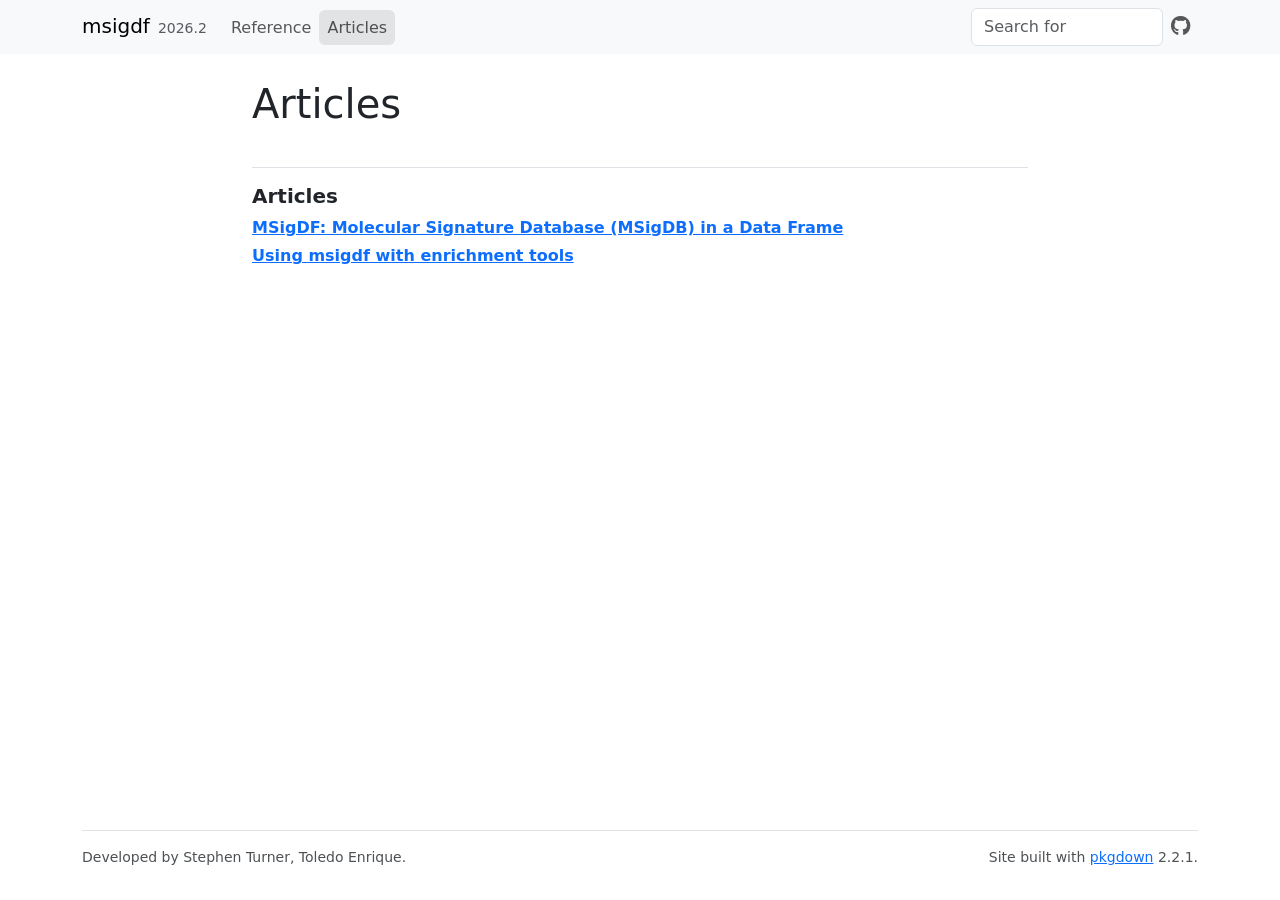
<file: articles/index.html>
<!DOCTYPE html>
<!-- Generated by pkgdown: do not edit by hand --><html lang="en"><head><meta http-equiv="Content-Type" content="text/html; charset=UTF-8"><meta charset="utf-8"><meta http-equiv="X-UA-Compatible" content="IE=edge"><meta name="viewport" content="width=device-width, initial-scale=1, shrink-to-fit=no"><title>Articles • msigdf</title><script src="../deps/jquery-3.6.0/jquery-3.6.0.min.js"></script><meta name="viewport" content="width=device-width, initial-scale=1, shrink-to-fit=no"><link href="../deps/bootstrap-5.3.8/bootstrap.min.css" rel="stylesheet"><script src="../deps/bootstrap-5.3.8/bootstrap.bundle.min.js"></script><link href="../deps/font-awesome-6.5.2/css/all.min.css" rel="stylesheet"><link href="../deps/font-awesome-6.5.2/css/v4-shims.min.css" rel="stylesheet"><script src="../deps/headroom-0.11.0/headroom.min.js"></script><script src="../deps/headroom-0.11.0/jQuery.headroom.min.js"></script><script src="../deps/bootstrap-toc-1.0.1/bootstrap-toc.min.js"></script><script src="../deps/clipboard.js-2.0.11/clipboard.min.js"></script><script src="../deps/search-1.0.0/autocomplete.jquery.min.js"></script><script src="../deps/search-1.0.0/fuse.min.js"></script><script src="../deps/search-1.0.0/mark.min.js"></script><!-- pkgdown --><script src="../pkgdown.js"></script><meta property="og:title" content="Articles"><script data-goatcounter="https://etoledo.goatcounter.com/count" async src="//gc.zgo.at/count.js"></script></head><body>
    <a href="#main" class="visually-hidden-focusable">Skip to contents</a>


    <nav class="navbar navbar-expand-lg fixed-top bg-light" data-bs-theme="light" aria-label="Site navigation"><div class="container">

    <a class="navbar-brand me-2" href="../index.html">msigdf</a>

    <small class="nav-text text-muted me-auto" data-bs-toggle="tooltip" data-bs-placement="bottom" title="">2026.2</small>


    <button class="navbar-toggler" type="button" data-bs-toggle="collapse" data-bs-target="#navbar" aria-controls="navbar" aria-expanded="false" aria-label="Toggle navigation">
      <span class="navbar-toggler-icon"></span>
    </button>

    <div id="navbar" class="collapse navbar-collapse ms-3">
      <ul class="navbar-nav me-auto"><li class="nav-item"><a class="nav-link" href="../reference/index.html">Reference</a></li>
<li class="active nav-item"><a class="nav-link" href="../articles/index.html">Articles</a></li>
      </ul><ul class="navbar-nav"><li class="nav-item"><form class="form-inline" role="search">
 <input class="form-control" type="search" name="search-input" id="search-input" autocomplete="off" aria-label="Search site" placeholder="Search for" data-search-index="../search.json"></form></li>
<li class="nav-item"><a class="external-link nav-link" href="https://github.com/ToledoEM/msigdf/" aria-label="GitHub"><span class="fa fab fa-github fa-lg"></span></a></li>
      </ul></div>


  </div>
</nav><div class="container template-article-index">
<div class="row">
  <main id="main" class="col-md-9"><div class="page-header">

      <h1>Articles</h1>
    </div>

    <div class="section ">
      <h3>Articles</h3>
      <div class="section-desc"></div>

      <dl><dt><a href="msigdf.html">MSigDF: Molecular Signature Database (MSigDB) in a Data Frame</a></dt>
        <dd>
        </dd><dt><a href="gsea-workflows.html">Using msigdf with enrichment tools</a></dt>
        <dd>
      </dd></dl></div>
  </main></div>


    <footer><div class="pkgdown-footer-left">
  <p>Developed by Stephen Turner, Toledo Enrique.</p>
</div>

<div class="pkgdown-footer-right">
  <p>Site built with <a href="https://pkgdown.r-lib.org/" class="external-link">pkgdown</a> 2.2.1.</p>
</div>

    </footer></div>





  </body></html>
</file>
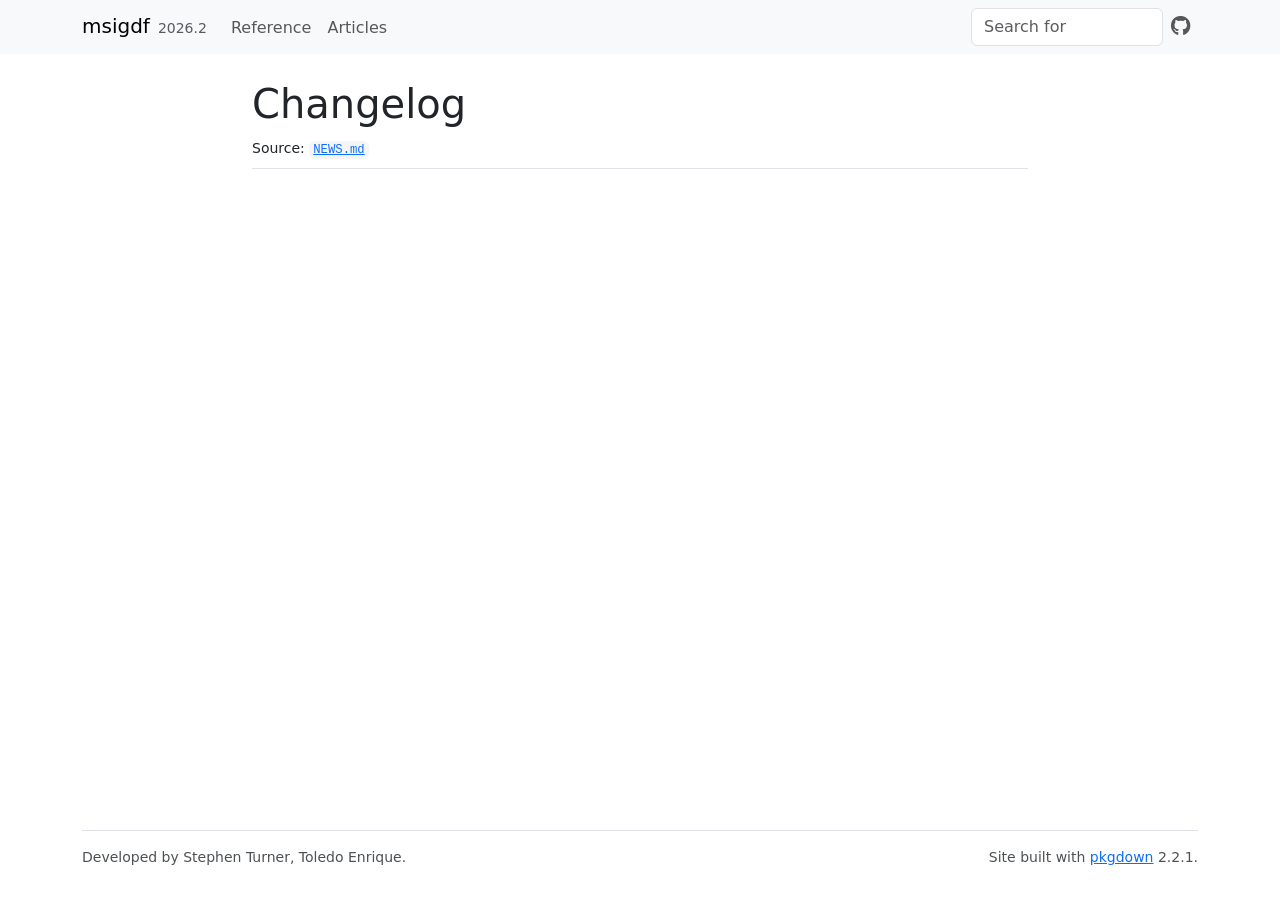
<file: news/index.html>
<!DOCTYPE html>
<!-- Generated by pkgdown: do not edit by hand --><html lang="en"><head><meta http-equiv="Content-Type" content="text/html; charset=UTF-8"><meta charset="utf-8"><meta http-equiv="X-UA-Compatible" content="IE=edge"><meta name="viewport" content="width=device-width, initial-scale=1, shrink-to-fit=no"><title>Changelog • msigdf</title><script src="../deps/jquery-3.6.0/jquery-3.6.0.min.js"></script><meta name="viewport" content="width=device-width, initial-scale=1, shrink-to-fit=no"><link href="../deps/bootstrap-5.3.8/bootstrap.min.css" rel="stylesheet"><script src="../deps/bootstrap-5.3.8/bootstrap.bundle.min.js"></script><link href="../deps/font-awesome-6.5.2/css/all.min.css" rel="stylesheet"><link href="../deps/font-awesome-6.5.2/css/v4-shims.min.css" rel="stylesheet"><script src="../deps/headroom-0.11.0/headroom.min.js"></script><script src="../deps/headroom-0.11.0/jQuery.headroom.min.js"></script><script src="../deps/bootstrap-toc-1.0.1/bootstrap-toc.min.js"></script><script src="../deps/clipboard.js-2.0.11/clipboard.min.js"></script><script src="../deps/search-1.0.0/autocomplete.jquery.min.js"></script><script src="../deps/search-1.0.0/fuse.min.js"></script><script src="../deps/search-1.0.0/mark.min.js"></script><!-- pkgdown --><script src="../pkgdown.js"></script><meta property="og:title" content="Changelog"><script data-goatcounter="https://etoledo.goatcounter.com/count" async src="//gc.zgo.at/count.js"></script></head><body>
    <a href="#main" class="visually-hidden-focusable">Skip to contents</a>


    <nav class="navbar navbar-expand-lg fixed-top bg-light" data-bs-theme="light" aria-label="Site navigation"><div class="container">

    <a class="navbar-brand me-2" href="../index.html">msigdf</a>

    <small class="nav-text text-muted me-auto" data-bs-toggle="tooltip" data-bs-placement="bottom" title="">2026.2</small>


    <button class="navbar-toggler" type="button" data-bs-toggle="collapse" data-bs-target="#navbar" aria-controls="navbar" aria-expanded="false" aria-label="Toggle navigation">
      <span class="navbar-toggler-icon"></span>
    </button>

    <div id="navbar" class="collapse navbar-collapse ms-3">
      <ul class="navbar-nav me-auto"><li class="nav-item"><a class="nav-link" href="../reference/index.html">Reference</a></li>
<li class="nav-item"><a class="nav-link" href="../articles/index.html">Articles</a></li>
      </ul><ul class="navbar-nav"><li class="nav-item"><form class="form-inline" role="search">
 <input class="form-control" type="search" name="search-input" id="search-input" autocomplete="off" aria-label="Search site" placeholder="Search for" data-search-index="../search.json"></form></li>
<li class="nav-item"><a class="external-link nav-link" href="https://github.com/ToledoEM/msigdf/" aria-label="GitHub"><span class="fa fab fa-github fa-lg"></span></a></li>
      </ul></div>


  </div>
</nav><div class="container template-news">
<div class="row">
  <main id="main" class="col-md-9"><div class="page-header">

      <h1>Changelog</h1>
      <small>Source: <a href="https://github.com/ToledoEM/msigdf/blob/v2026.2/NEWS.md" class="external-link"><code>NEWS.md</code></a></small>
    </div>

  </main></div>


    <footer><div class="pkgdown-footer-left">
  <p>Developed by Stephen Turner, Toledo Enrique.</p>
</div>

<div class="pkgdown-footer-right">
  <p>Site built with <a href="https://pkgdown.r-lib.org/" class="external-link">pkgdown</a> 2.2.1.</p>
</div>

    </footer></div>





  </body></html>
</file>
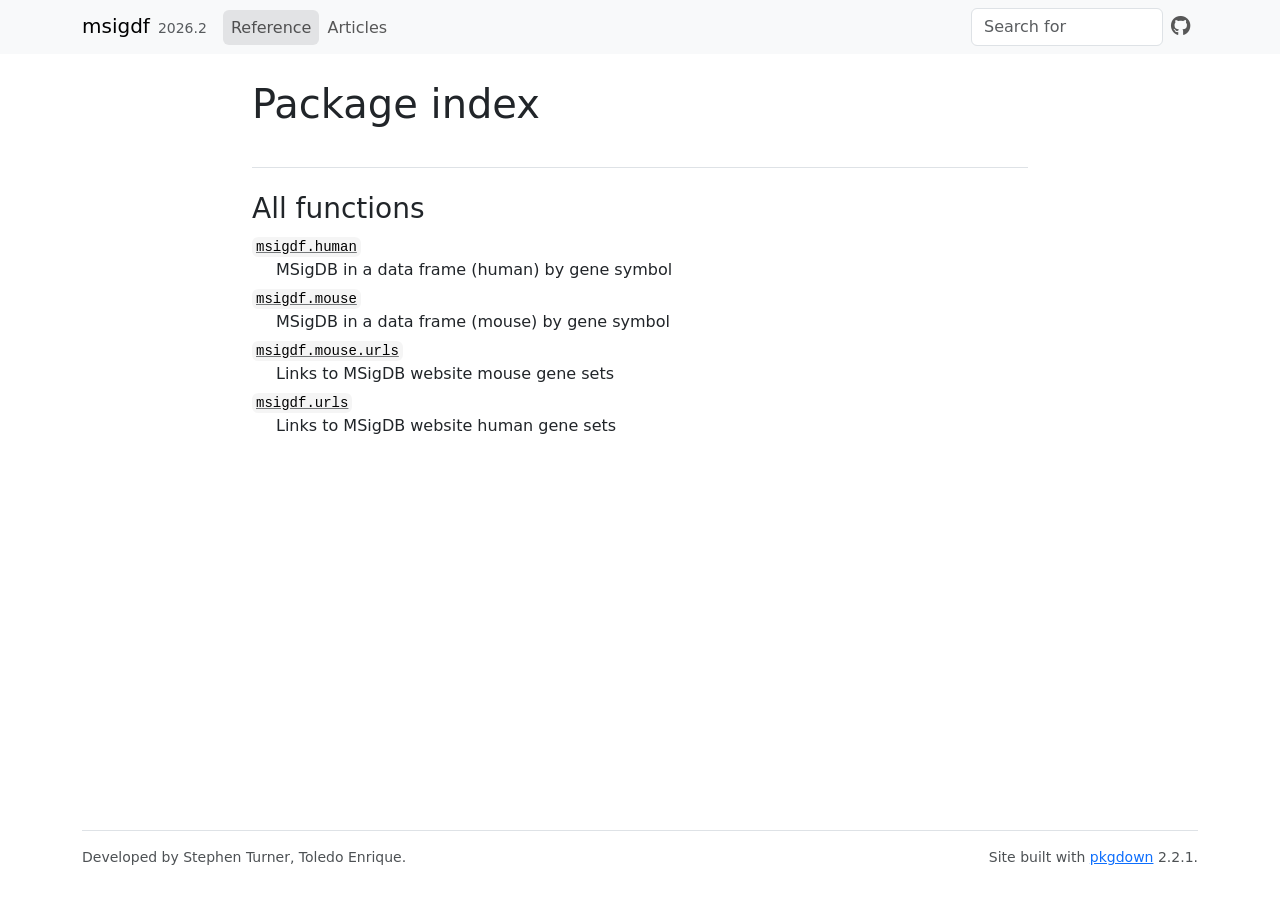
<file: reference/index.html>
<!DOCTYPE html>
<!-- Generated by pkgdown: do not edit by hand --><html lang="en"><head><meta http-equiv="Content-Type" content="text/html; charset=UTF-8"><meta charset="utf-8"><meta http-equiv="X-UA-Compatible" content="IE=edge"><meta name="viewport" content="width=device-width, initial-scale=1, shrink-to-fit=no"><title>Package index • msigdf</title><script src="../deps/jquery-3.6.0/jquery-3.6.0.min.js"></script><meta name="viewport" content="width=device-width, initial-scale=1, shrink-to-fit=no"><link href="../deps/bootstrap-5.3.8/bootstrap.min.css" rel="stylesheet"><script src="../deps/bootstrap-5.3.8/bootstrap.bundle.min.js"></script><link href="../deps/font-awesome-6.5.2/css/all.min.css" rel="stylesheet"><link href="../deps/font-awesome-6.5.2/css/v4-shims.min.css" rel="stylesheet"><script src="../deps/headroom-0.11.0/headroom.min.js"></script><script src="../deps/headroom-0.11.0/jQuery.headroom.min.js"></script><script src="../deps/bootstrap-toc-1.0.1/bootstrap-toc.min.js"></script><script src="../deps/clipboard.js-2.0.11/clipboard.min.js"></script><script src="../deps/search-1.0.0/autocomplete.jquery.min.js"></script><script src="../deps/search-1.0.0/fuse.min.js"></script><script src="../deps/search-1.0.0/mark.min.js"></script><!-- pkgdown --><script src="../pkgdown.js"></script><meta property="og:title" content="Package index"><script data-goatcounter="https://etoledo.goatcounter.com/count" async src="//gc.zgo.at/count.js"></script></head><body>
    <a href="#main" class="visually-hidden-focusable">Skip to contents</a>


    <nav class="navbar navbar-expand-lg fixed-top bg-light" data-bs-theme="light" aria-label="Site navigation"><div class="container">

    <a class="navbar-brand me-2" href="../index.html">msigdf</a>

    <small class="nav-text text-muted me-auto" data-bs-toggle="tooltip" data-bs-placement="bottom" title="">2026.2</small>


    <button class="navbar-toggler" type="button" data-bs-toggle="collapse" data-bs-target="#navbar" aria-controls="navbar" aria-expanded="false" aria-label="Toggle navigation">
      <span class="navbar-toggler-icon"></span>
    </button>

    <div id="navbar" class="collapse navbar-collapse ms-3">
      <ul class="navbar-nav me-auto"><li class="active nav-item"><a class="nav-link" href="../reference/index.html">Reference</a></li>
<li class="nav-item"><a class="nav-link" href="../articles/index.html">Articles</a></li>
      </ul><ul class="navbar-nav"><li class="nav-item"><form class="form-inline" role="search">
 <input class="form-control" type="search" name="search-input" id="search-input" autocomplete="off" aria-label="Search site" placeholder="Search for" data-search-index="../search.json"></form></li>
<li class="nav-item"><a class="external-link nav-link" href="https://github.com/ToledoEM/msigdf/" aria-label="GitHub"><span class="fa fab fa-github fa-lg"></span></a></li>
      </ul></div>


  </div>
</nav><div class="container template-reference-index">
<div class="row">
  <main id="main" class="col-md-9"><div class="page-header">

      <h1>Package index</h1>
    </div>

    <div class="section level2">
      <h2 id="all-functions">All functions<a class="anchor" aria-label="anchor" href="#all-functions"></a></h2>



      <dl></dl></div><div class="section level2">




      <dl><dt>

          <code><a href="msigdf.human.html">msigdf.human</a></code>

        </dt>
        <dd>MSigDB in a data frame (human) by gene symbol</dd>

        <dt>

          <code><a href="msigdf.mouse.html">msigdf.mouse</a></code>

        </dt>
        <dd>MSigDB in a data frame (mouse) by gene symbol</dd>

        <dt>

          <code><a href="msigdf.mouse.urls.html">msigdf.mouse.urls</a></code>

        </dt>
        <dd>Links to MSigDB website mouse gene sets</dd>

        <dt>

          <code><a href="msigdf.urls.html">msigdf.urls</a></code>

        </dt>
        <dd>Links to MSigDB website human gene sets</dd>
      </dl></div>
  </main></div>


    <footer><div class="pkgdown-footer-left">
  <p>Developed by Stephen Turner, Toledo Enrique.</p>
</div>

<div class="pkgdown-footer-right">
  <p>Site built with <a href="https://pkgdown.r-lib.org/" class="external-link">pkgdown</a> 2.2.1.</p>
</div>

    </footer></div>





  </body></html>
</file>
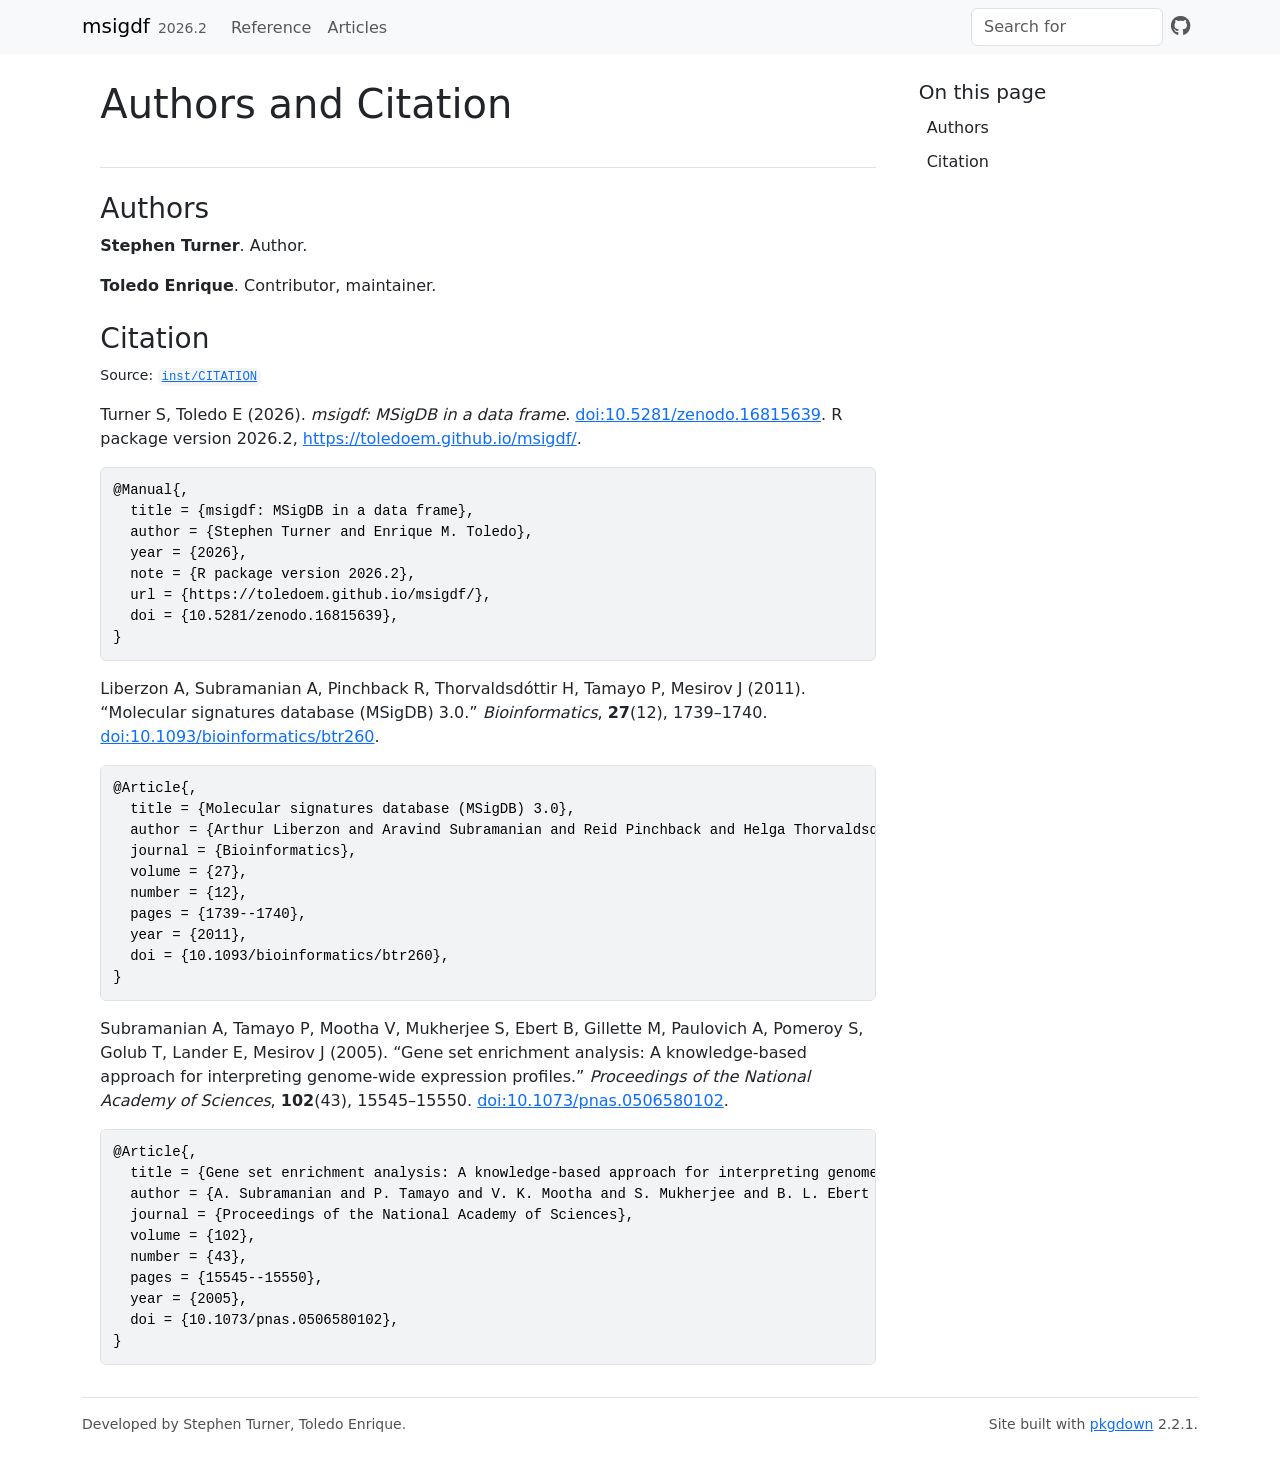
<file: authors.html>
<!DOCTYPE html>
<!-- Generated by pkgdown: do not edit by hand --><html lang="en"><head><meta http-equiv="Content-Type" content="text/html; charset=UTF-8"><meta charset="utf-8"><meta http-equiv="X-UA-Compatible" content="IE=edge"><meta name="viewport" content="width=device-width, initial-scale=1, shrink-to-fit=no"><title>Authors and Citation • msigdf</title><script src="deps/jquery-3.6.0/jquery-3.6.0.min.js"></script><meta name="viewport" content="width=device-width, initial-scale=1, shrink-to-fit=no"><link href="deps/bootstrap-5.3.8/bootstrap.min.css" rel="stylesheet"><script src="deps/bootstrap-5.3.8/bootstrap.bundle.min.js"></script><link href="deps/font-awesome-6.5.2/css/all.min.css" rel="stylesheet"><link href="deps/font-awesome-6.5.2/css/v4-shims.min.css" rel="stylesheet"><script src="deps/headroom-0.11.0/headroom.min.js"></script><script src="deps/headroom-0.11.0/jQuery.headroom.min.js"></script><script src="deps/bootstrap-toc-1.0.1/bootstrap-toc.min.js"></script><script src="deps/clipboard.js-2.0.11/clipboard.min.js"></script><script src="deps/search-1.0.0/autocomplete.jquery.min.js"></script><script src="deps/search-1.0.0/fuse.min.js"></script><script src="deps/search-1.0.0/mark.min.js"></script><!-- pkgdown --><script src="pkgdown.js"></script><meta property="og:title" content="Authors and Citation"><script data-goatcounter="https://etoledo.goatcounter.com/count" async src="//gc.zgo.at/count.js"></script></head><body>
    <a href="#main" class="visually-hidden-focusable">Skip to contents</a>


    <nav class="navbar navbar-expand-lg fixed-top bg-light" data-bs-theme="light" aria-label="Site navigation"><div class="container">

    <a class="navbar-brand me-2" href="index.html">msigdf</a>

    <small class="nav-text text-muted me-auto" data-bs-toggle="tooltip" data-bs-placement="bottom" title="">2026.2</small>


    <button class="navbar-toggler" type="button" data-bs-toggle="collapse" data-bs-target="#navbar" aria-controls="navbar" aria-expanded="false" aria-label="Toggle navigation">
      <span class="navbar-toggler-icon"></span>
    </button>

    <div id="navbar" class="collapse navbar-collapse ms-3">
      <ul class="navbar-nav me-auto"><li class="nav-item"><a class="nav-link" href="reference/index.html">Reference</a></li>
<li class="nav-item"><a class="nav-link" href="articles/index.html">Articles</a></li>
      </ul><ul class="navbar-nav"><li class="nav-item"><form class="form-inline" role="search">
 <input class="form-control" type="search" name="search-input" id="search-input" autocomplete="off" aria-label="Search site" placeholder="Search for" data-search-index="search.json"></form></li>
<li class="nav-item"><a class="external-link nav-link" href="https://github.com/ToledoEM/msigdf/" aria-label="GitHub"><span class="fa fab fa-github fa-lg"></span></a></li>
      </ul></div>


  </div>
</nav><div class="container template-citation-authors">
<div class="row">
  <main id="main" class="col-md-9"><div class="page-header">

      <h1>Authors and Citation</h1>
    </div>

    <div class="section level2">
      <h2>Authors</h2>

      <ul class="list-unstyled"><li>
          <p><strong>Stephen Turner</strong>. Author.
          </p>
        </li>
        <li>
          <p><strong>Toledo Enrique</strong>. Contributor, maintainer.
          </p>
        </li>
      </ul></div>

    <div class="section level2">
      <h2 id="citation">Citation</h2>
      <p><small class="dont-index">Source: <a href="https://github.com/ToledoEM/msigdf/blob/v2026.2/inst/CITATION" class="external-link"><code>inst/CITATION</code></a></small></p>

      <p>Turner S, Toledo E (2026).
<em>msigdf: MSigDB in a data frame</em>.
<a href="https://doi.org/10.5281/zenodo.16815639" class="external-link">doi:10.5281/zenodo.16815639</a>.
R package version 2026.2, <a href="https://toledoem.github.io/msigdf/">https://toledoem.github.io/msigdf/</a>.
</p>
      <pre>@Manual{,
  title = {msigdf: MSigDB in a data frame},
  author = {Stephen Turner and Enrique M. Toledo},
  year = {2026},
  note = {R package version 2026.2},
  url = {https://toledoem.github.io/msigdf/},
  doi = {10.5281/zenodo.16815639},
}</pre>
      <p>Liberzon A, Subramanian A, Pinchback R, Thorvaldsdóttir H, Tamayo P, Mesirov J (2011).
“Molecular signatures database (MSigDB) 3.0.”
<em>Bioinformatics</em>, <b>27</b>(12), 1739–1740.
<a href="https://doi.org/10.1093/bioinformatics/btr260" class="external-link">doi:10.1093/bioinformatics/btr260</a>.
</p>
      <pre>@Article{,
  title = {Molecular signatures database (MSigDB) 3.0},
  author = {Arthur Liberzon and Aravind Subramanian and Reid Pinchback and Helga Thorvaldsdóttir and Pablo Tamayo and Jill P. Mesirov},
  journal = {Bioinformatics},
  volume = {27},
  number = {12},
  pages = {1739--1740},
  year = {2011},
  doi = {10.1093/bioinformatics/btr260},
}</pre>
      <p>Subramanian A, Tamayo P, Mootha V, Mukherjee S, Ebert B, Gillette M, Paulovich A, Pomeroy S, Golub T, Lander E, Mesirov J (2005).
“Gene set enrichment analysis: A knowledge-based approach for interpreting genome-wide expression profiles.”
<em>Proceedings of the National Academy of Sciences</em>, <b>102</b>(43), 15545–15550.
<a href="https://doi.org/10.1073/pnas.0506580102" class="external-link">doi:10.1073/pnas.0506580102</a>.
</p>
      <pre>@Article{,
  title = {Gene set enrichment analysis: A knowledge-based approach for interpreting genome-wide expression profiles},
  author = {A. Subramanian and P. Tamayo and V. K. Mootha and S. Mukherjee and B. L. Ebert and M. A. Gillette and A. Paulovich and S. L. Pomeroy and T. R. Golub and E. S. Lander and J. P. Mesirov},
  journal = {Proceedings of the National Academy of Sciences},
  volume = {102},
  number = {43},
  pages = {15545--15550},
  year = {2005},
  doi = {10.1073/pnas.0506580102},
}</pre>
    </div>

  </main><aside class="col-md-3"><nav id="toc" aria-label="Table of contents"><h2>On this page</h2>
    </nav></aside></div>


    <footer><div class="pkgdown-footer-left">
  <p>Developed by Stephen Turner, Toledo Enrique.</p>
</div>

<div class="pkgdown-footer-right">
  <p>Site built with <a href="https://pkgdown.r-lib.org/" class="external-link">pkgdown</a> 2.2.1.</p>
</div>

    </footer></div>





  </body></html>
</file>
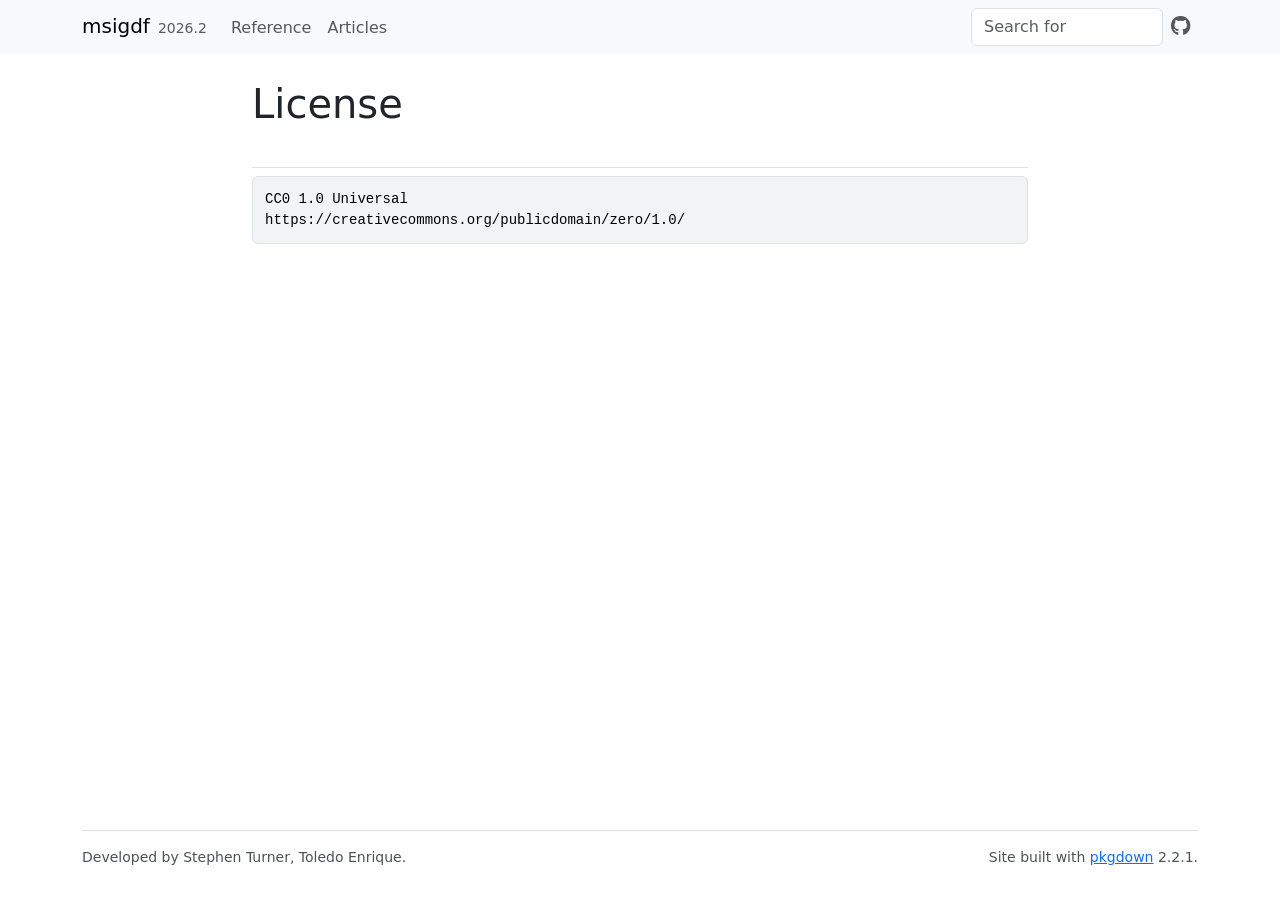
<file: LICENSE-text.html>
<!DOCTYPE html>
<!-- Generated by pkgdown: do not edit by hand --><html lang="en"><head><meta http-equiv="Content-Type" content="text/html; charset=UTF-8"><meta charset="utf-8"><meta http-equiv="X-UA-Compatible" content="IE=edge"><meta name="viewport" content="width=device-width, initial-scale=1, shrink-to-fit=no"><title>License • msigdf</title><script src="deps/jquery-3.6.0/jquery-3.6.0.min.js"></script><meta name="viewport" content="width=device-width, initial-scale=1, shrink-to-fit=no"><link href="deps/bootstrap-5.3.8/bootstrap.min.css" rel="stylesheet"><script src="deps/bootstrap-5.3.8/bootstrap.bundle.min.js"></script><link href="deps/font-awesome-6.5.2/css/all.min.css" rel="stylesheet"><link href="deps/font-awesome-6.5.2/css/v4-shims.min.css" rel="stylesheet"><script src="deps/headroom-0.11.0/headroom.min.js"></script><script src="deps/headroom-0.11.0/jQuery.headroom.min.js"></script><script src="deps/bootstrap-toc-1.0.1/bootstrap-toc.min.js"></script><script src="deps/clipboard.js-2.0.11/clipboard.min.js"></script><script src="deps/search-1.0.0/autocomplete.jquery.min.js"></script><script src="deps/search-1.0.0/fuse.min.js"></script><script src="deps/search-1.0.0/mark.min.js"></script><!-- pkgdown --><script src="pkgdown.js"></script><meta property="og:title" content="License"><script data-goatcounter="https://etoledo.goatcounter.com/count" async src="//gc.zgo.at/count.js"></script></head><body>
    <a href="#main" class="visually-hidden-focusable">Skip to contents</a>


    <nav class="navbar navbar-expand-lg fixed-top bg-light" data-bs-theme="light" aria-label="Site navigation"><div class="container">

    <a class="navbar-brand me-2" href="index.html">msigdf</a>

    <small class="nav-text text-muted me-auto" data-bs-toggle="tooltip" data-bs-placement="bottom" title="">2026.2</small>


    <button class="navbar-toggler" type="button" data-bs-toggle="collapse" data-bs-target="#navbar" aria-controls="navbar" aria-expanded="false" aria-label="Toggle navigation">
      <span class="navbar-toggler-icon"></span>
    </button>

    <div id="navbar" class="collapse navbar-collapse ms-3">
      <ul class="navbar-nav me-auto"><li class="nav-item"><a class="nav-link" href="reference/index.html">Reference</a></li>
<li class="nav-item"><a class="nav-link" href="articles/index.html">Articles</a></li>
      </ul><ul class="navbar-nav"><li class="nav-item"><form class="form-inline" role="search">
 <input class="form-control" type="search" name="search-input" id="search-input" autocomplete="off" aria-label="Search site" placeholder="Search for" data-search-index="search.json"></form></li>
<li class="nav-item"><a class="external-link nav-link" href="https://github.com/ToledoEM/msigdf/" aria-label="GitHub"><span class="fa fab fa-github fa-lg"></span></a></li>
      </ul></div>


  </div>
</nav><div class="container template-title-body">
<div class="row">
  <main id="main" class="col-md-9"><div class="page-header">

      <h1>License</h1>

    </div>

<pre>CC0 1.0 Universal
https://creativecommons.org/publicdomain/zero/1.0/
</pre>

  </main></div>


    <footer><div class="pkgdown-footer-left">
  <p>Developed by Stephen Turner, Toledo Enrique.</p>
</div>

<div class="pkgdown-footer-right">
  <p>Site built with <a href="https://pkgdown.r-lib.org/" class="external-link">pkgdown</a> 2.2.1.</p>
</div>

    </footer></div>





  </body></html>
</file>
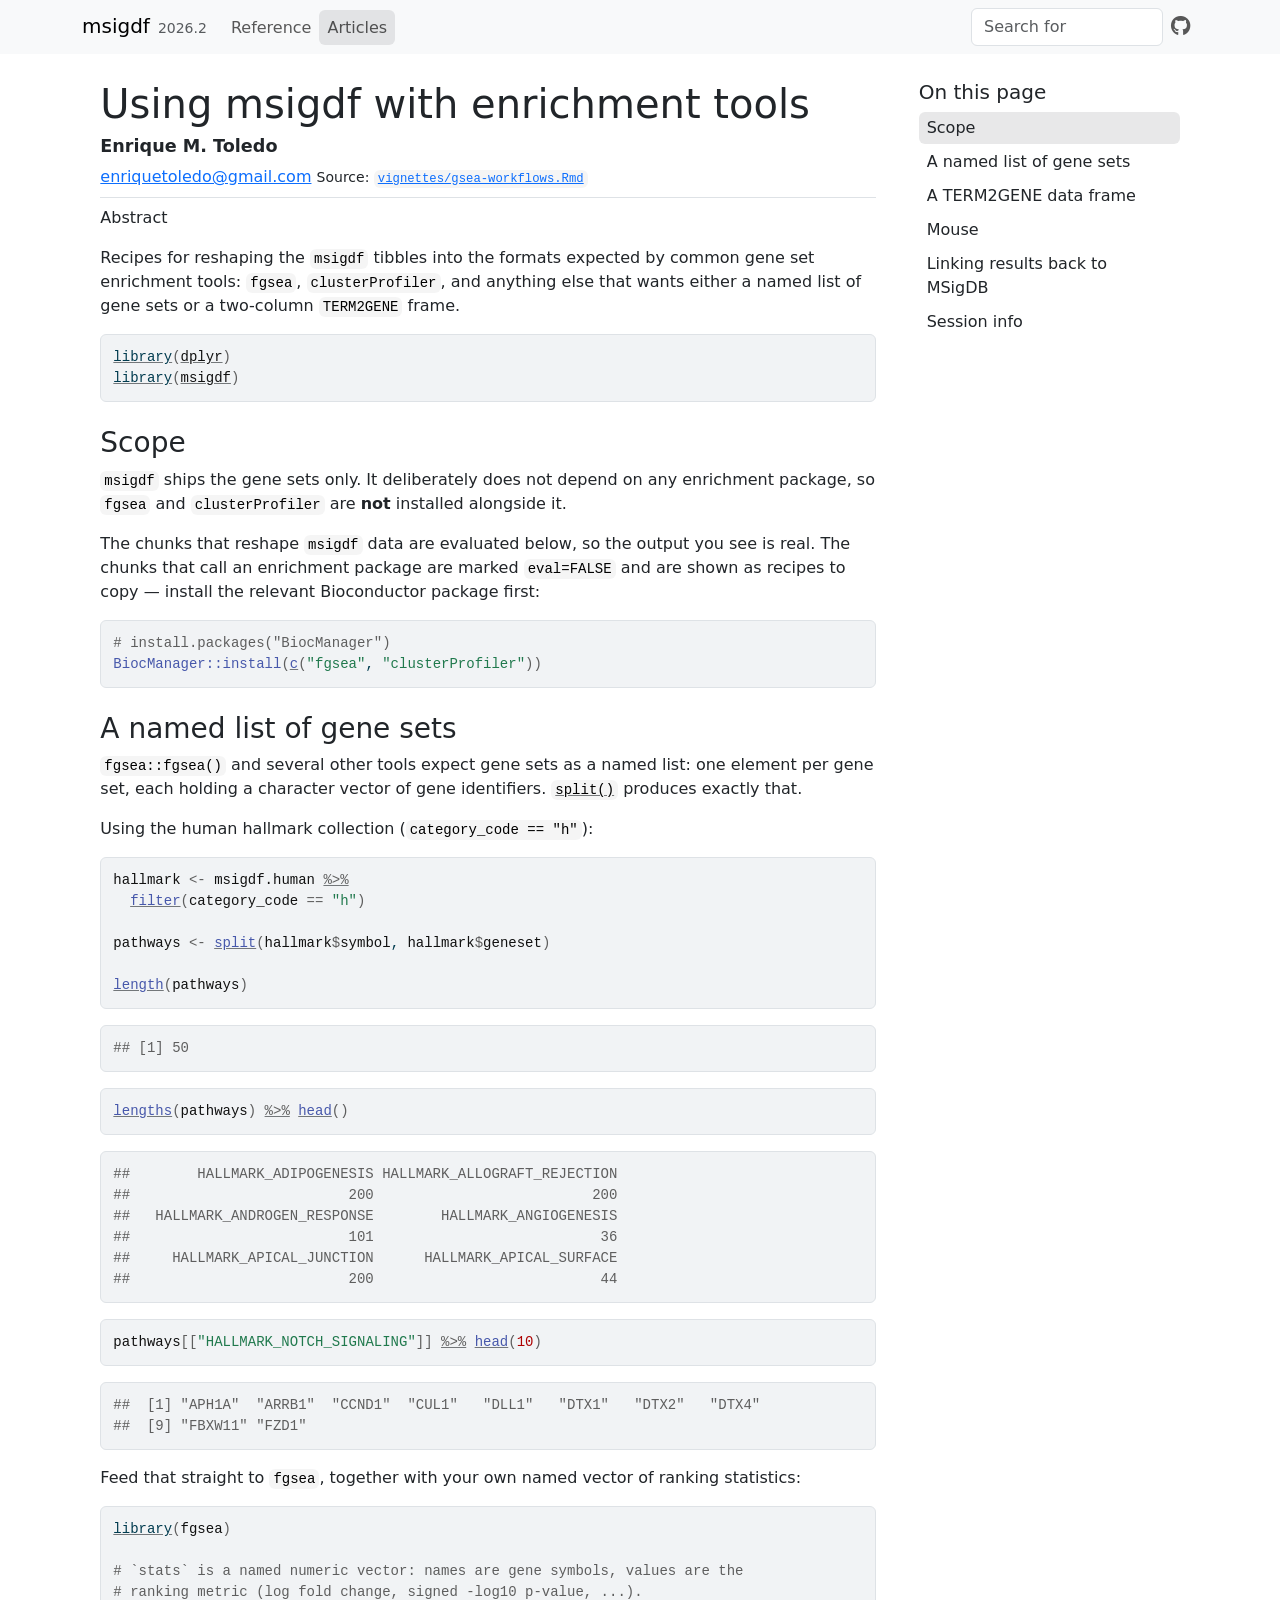
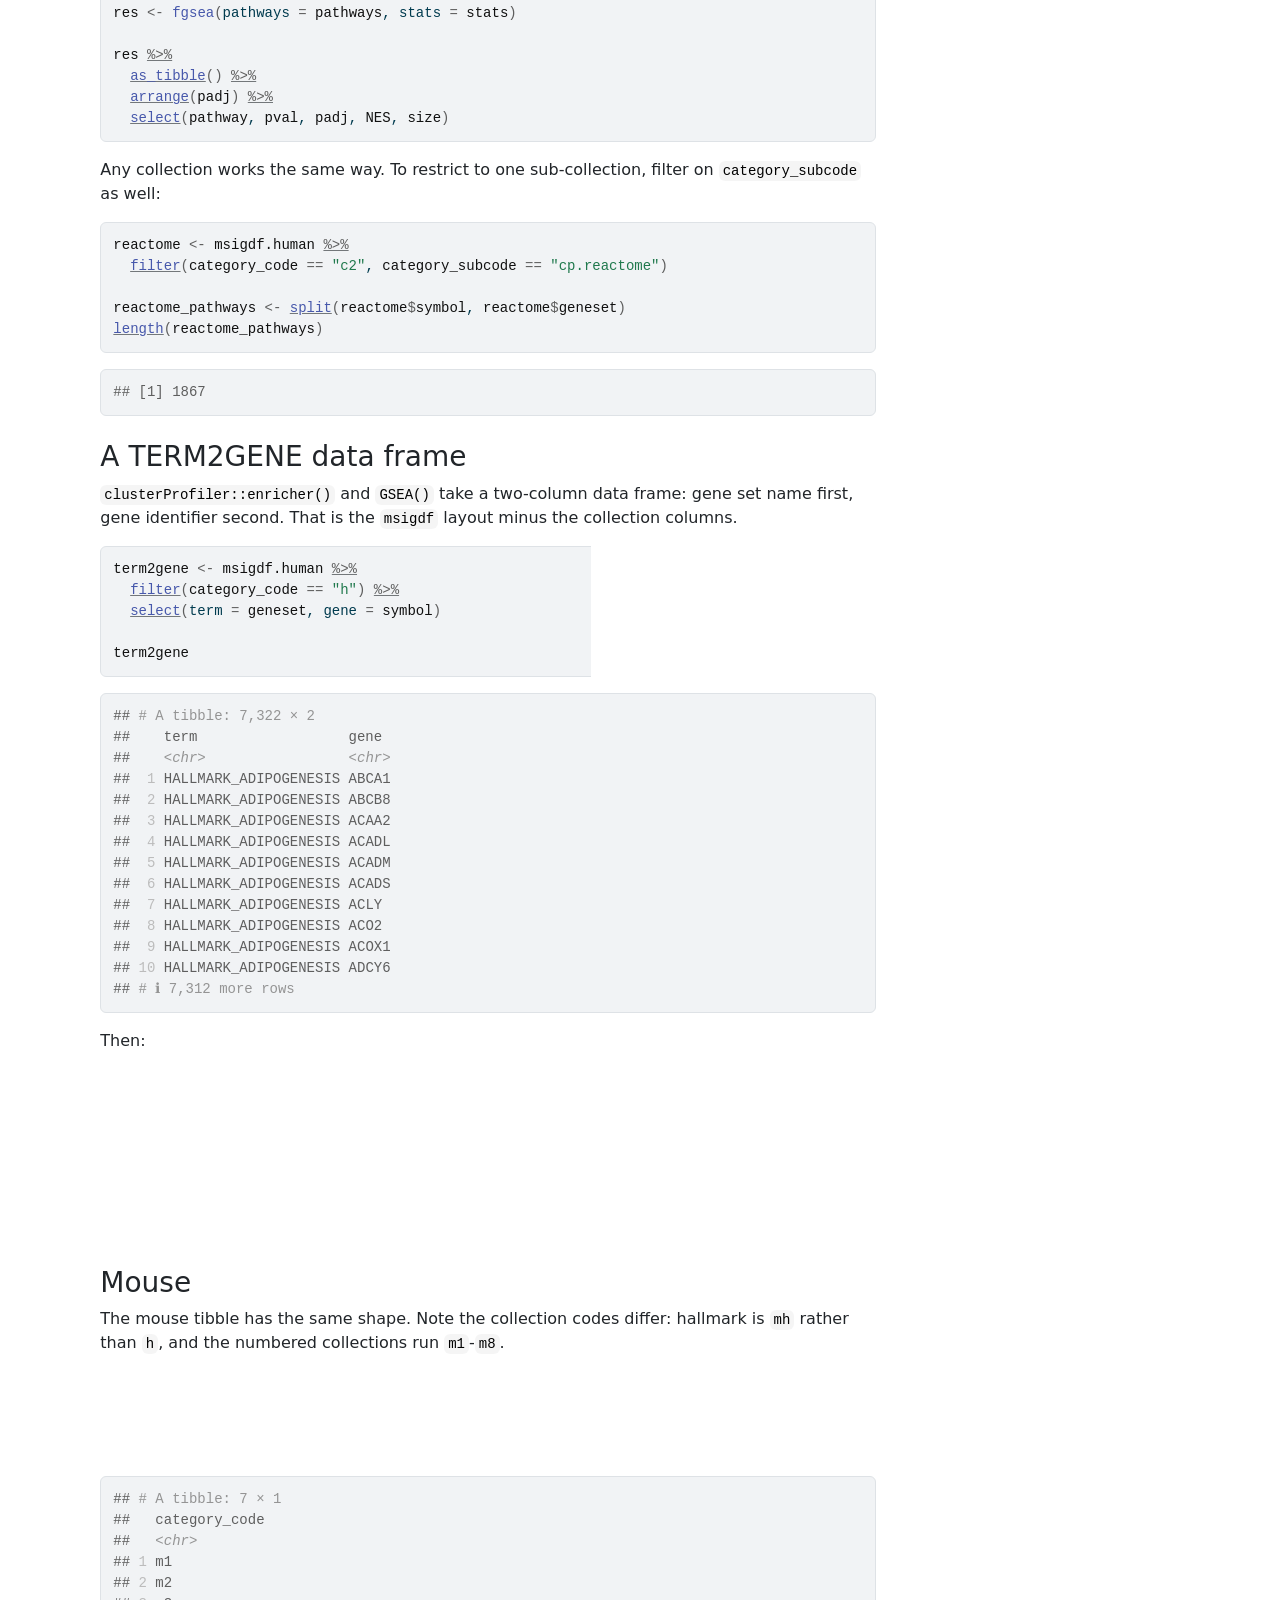
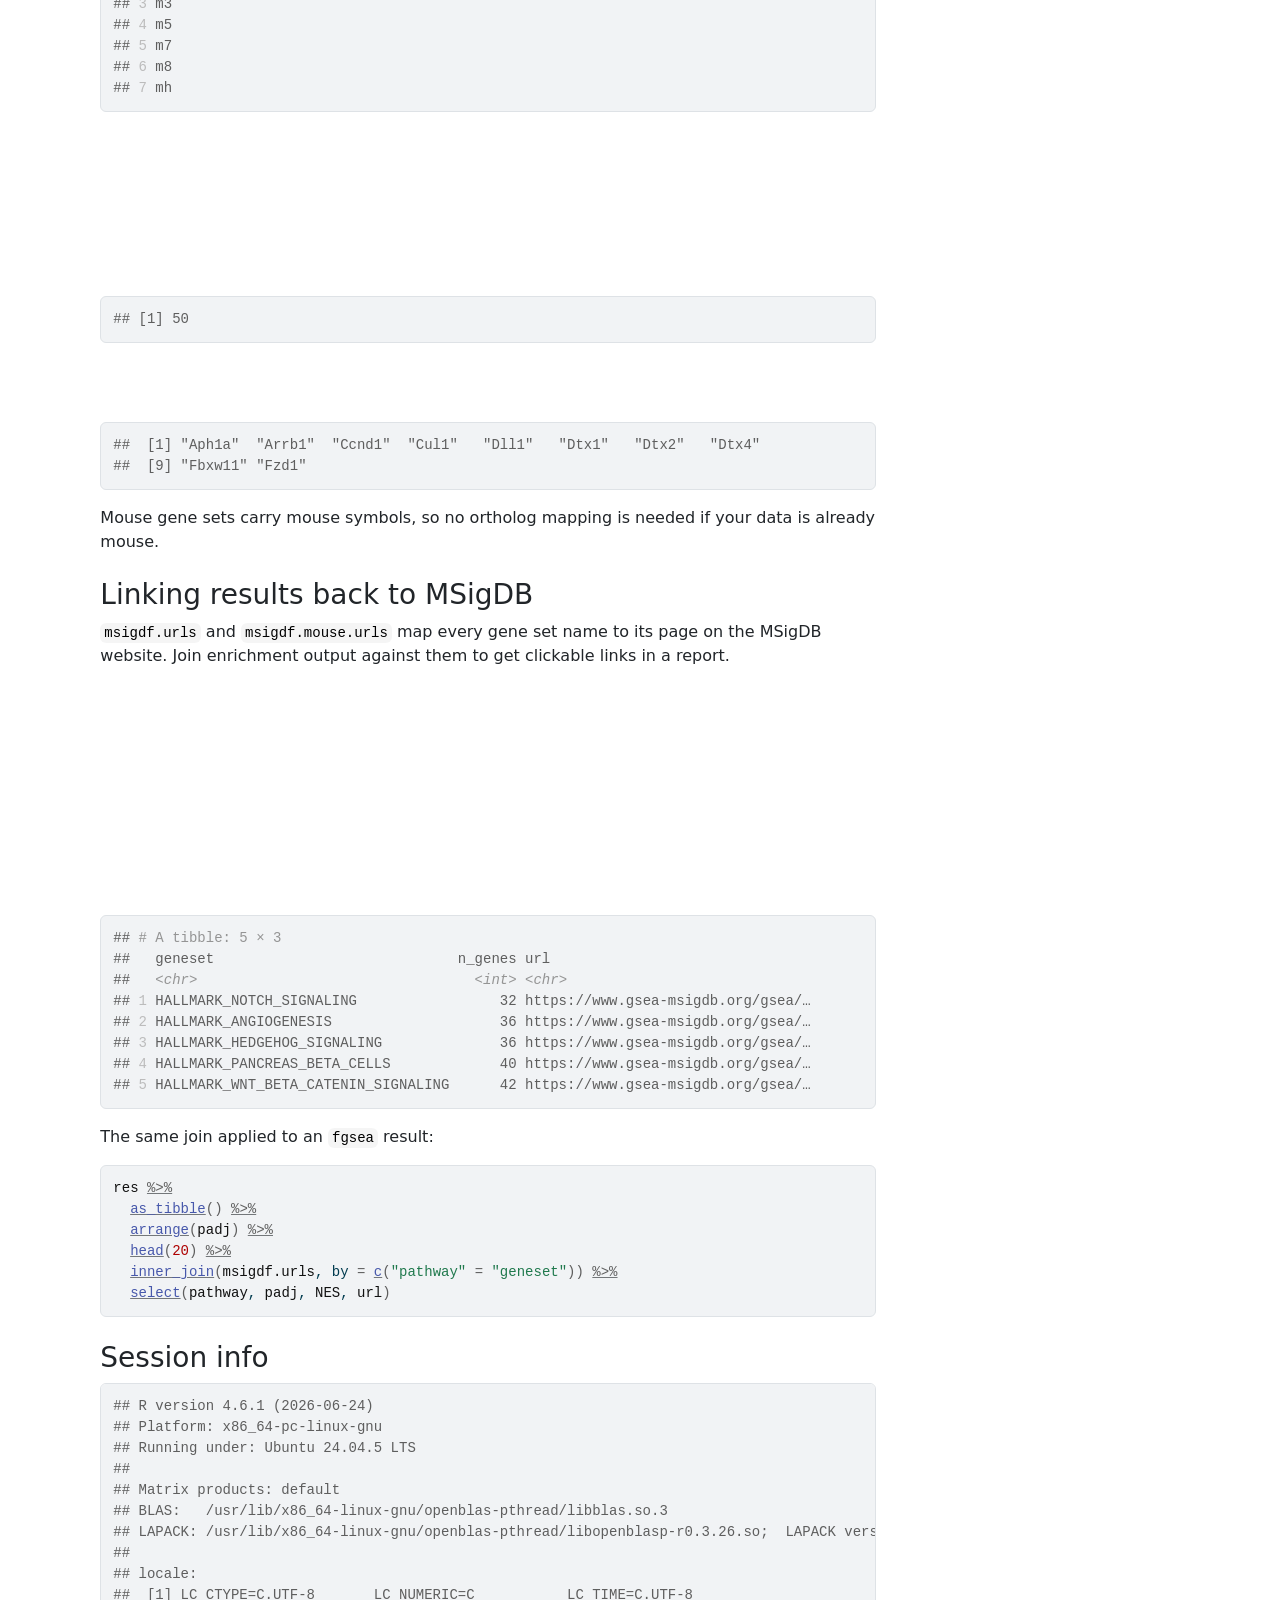
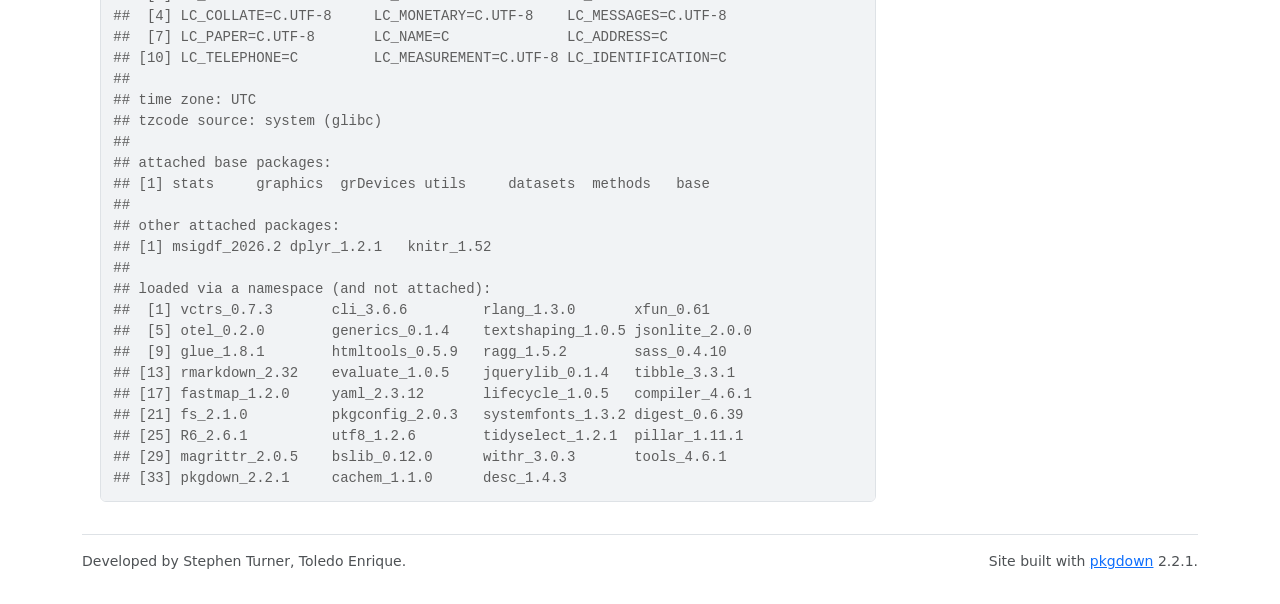
<file: articles/gsea-workflows.html>
<!DOCTYPE html>
<!-- Generated by pkgdown: do not edit by hand --><html lang="en">
<head>
<meta http-equiv="Content-Type" content="text/html; charset=UTF-8">
<meta charset="utf-8">
<meta http-equiv="X-UA-Compatible" content="IE=edge">
<meta name="viewport" content="width=device-width, initial-scale=1, shrink-to-fit=no">
<title>Using msigdf with enrichment tools • msigdf</title>
<script src="../deps/jquery-3.6.0/jquery-3.6.0.min.js"></script><meta name="viewport" content="width=device-width, initial-scale=1, shrink-to-fit=no">
<link href="../deps/bootstrap-5.3.8/bootstrap.min.css" rel="stylesheet">
<script src="../deps/bootstrap-5.3.8/bootstrap.bundle.min.js"></script><link href="../deps/font-awesome-6.5.2/css/all.min.css" rel="stylesheet">
<link href="../deps/font-awesome-6.5.2/css/v4-shims.min.css" rel="stylesheet">
<script src="../deps/headroom-0.11.0/headroom.min.js"></script><script src="../deps/headroom-0.11.0/jQuery.headroom.min.js"></script><script src="../deps/bootstrap-toc-1.0.1/bootstrap-toc.min.js"></script><script src="../deps/clipboard.js-2.0.11/clipboard.min.js"></script><script src="../deps/search-1.0.0/autocomplete.jquery.min.js"></script><script src="../deps/search-1.0.0/fuse.min.js"></script><script src="../deps/search-1.0.0/mark.min.js"></script><!-- pkgdown --><script src="../pkgdown.js"></script><meta property="og:title" content="Using msigdf with enrichment tools">
<script data-goatcounter="https://etoledo.goatcounter.com/count" async src="//gc.zgo.at/count.js"></script>
</head>
<body>
    <a href="#main" class="visually-hidden-focusable">Skip to contents</a>


    <nav class="navbar navbar-expand-lg fixed-top bg-light" data-bs-theme="light" aria-label="Site navigation"><div class="container">

    <a class="navbar-brand me-2" href="../index.html">msigdf</a>

    <small class="nav-text text-muted me-auto" data-bs-toggle="tooltip" data-bs-placement="bottom" title="">2026.2</small>


    <button class="navbar-toggler" type="button" data-bs-toggle="collapse" data-bs-target="#navbar" aria-controls="navbar" aria-expanded="false" aria-label="Toggle navigation">
      <span class="navbar-toggler-icon"></span>
    </button>

    <div id="navbar" class="collapse navbar-collapse ms-3">
      <ul class="navbar-nav me-auto">
<li class="nav-item"><a class="nav-link" href="../reference/index.html">Reference</a></li>
<li class="active nav-item"><a class="nav-link" href="../articles/index.html">Articles</a></li>
      </ul>
<ul class="navbar-nav">
<li class="nav-item"><form class="form-inline" role="search">
 <input class="form-control" type="search" name="search-input" id="search-input" autocomplete="off" aria-label="Search site" placeholder="Search for" data-search-index="../search.json">
</form></li>
<li class="nav-item"><a class="external-link nav-link" href="https://github.com/ToledoEM/msigdf/" aria-label="GitHub"><span class="fa fab fa-github fa-lg"></span></a></li>
      </ul>
</div>


  </div>
</nav><div class="container template-article">




<div class="row">
  <main id="main" class="col-md-9"><div class="page-header">

      <h1>Using msigdf with enrichment tools</h1>
                        <h4 data-toc-skip class="author">Enrique M.
Toledo</h4>
                  <a class="author_email" href="mailto:#"></a><a href="mailto:enriquetoledo@gmail.com" class="email">enriquetoledo@gmail.com</a>
      
                  
      
      <small class="dont-index">Source: <a href="https://github.com/ToledoEM/msigdf/blob/v2026.2/vignettes/gsea-workflows.Rmd" class="external-link"><code>vignettes/gsea-workflows.Rmd</code></a></small>
      <div class="d-none name"><code>gsea-workflows.Rmd</code></div>
    </div>

    
        <div class="abstract">
      <p class="abstract">Abstract</p>
      <p>Recipes for reshaping the <code>msigdf</code> tibbles into the
      formats expected by common gene set enrichment tools:
      <code>fgsea</code>, <code>clusterProfiler</code>, and anything
      else that wants either a named list of gene sets or a two-column
      <code>TERM2GENE</code> frame.</p>
    </div>
    
<div class="sourceCode" id="cb1"><pre class="downlit sourceCode r">
<code class="sourceCode R"><span><span class="kw"><a href="https://rdrr.io/r/base/library.html" class="external-link">library</a></span><span class="op">(</span><span class="va"><a href="https://dplyr.tidyverse.org" class="external-link">dplyr</a></span><span class="op">)</span></span>
<span><span class="kw"><a href="https://rdrr.io/r/base/library.html" class="external-link">library</a></span><span class="op">(</span><span class="va"><a href="https://toledoem.github.io/msigdf/">msigdf</a></span><span class="op">)</span></span></code></pre></div>
<div class="section level2">
<h2 id="scope">Scope<a class="anchor" aria-label="anchor" href="#scope"></a>
</h2>
<p><code>msigdf</code> ships the gene sets only. It deliberately does
not depend on any enrichment package, so <code>fgsea</code> and
<code>clusterProfiler</code> are <strong>not</strong> installed
alongside it.</p>
<p>The chunks that reshape <code>msigdf</code> data are evaluated below,
so the output you see is real. The chunks that call an enrichment
package are marked <code>eval=FALSE</code> and are shown as recipes to
copy — install the relevant Bioconductor package first:</p>
<div class="sourceCode" id="cb2"><pre class="downlit sourceCode r">
<code class="sourceCode R"><span><span class="co"># install.packages("BiocManager")</span></span>
<span><span class="fu">BiocManager</span><span class="fu">::</span><span class="fu">install</span><span class="op">(</span><span class="fu"><a href="https://rdrr.io/r/base/c.html" class="external-link">c</a></span><span class="op">(</span><span class="st">"fgsea"</span>, <span class="st">"clusterProfiler"</span><span class="op">)</span><span class="op">)</span></span></code></pre></div>
</div>
<div class="section level2">
<h2 id="a-named-list-of-gene-sets">A named list of gene sets<a class="anchor" aria-label="anchor" href="#a-named-list-of-gene-sets"></a>
</h2>
<p><code>fgsea::fgsea()</code> and several other tools expect gene sets
as a named list: one element per gene set, each holding a character
vector of gene identifiers. <code><a href="https://rdrr.io/r/base/split.html" class="external-link">split()</a></code> produces exactly
that.</p>
<p>Using the human hallmark collection
(<code>category_code == "h"</code>):</p>
<div class="sourceCode" id="cb3"><pre class="downlit sourceCode r">
<code class="sourceCode R"><span><span class="va">hallmark</span> <span class="op">&lt;-</span> <span class="va">msigdf.human</span> <span class="op"><a href="https://magrittr.tidyverse.org/reference/pipe.html" class="external-link">%&gt;%</a></span></span>
<span>  <span class="fu"><a href="https://dplyr.tidyverse.org/reference/filter.html" class="external-link">filter</a></span><span class="op">(</span><span class="va">category_code</span> <span class="op">==</span> <span class="st">"h"</span><span class="op">)</span></span>
<span></span>
<span><span class="va">pathways</span> <span class="op">&lt;-</span> <span class="fu"><a href="https://rdrr.io/r/base/split.html" class="external-link">split</a></span><span class="op">(</span><span class="va">hallmark</span><span class="op">$</span><span class="va">symbol</span>, <span class="va">hallmark</span><span class="op">$</span><span class="va">geneset</span><span class="op">)</span></span>
<span></span>
<span><span class="fu"><a href="https://rdrr.io/r/base/length.html" class="external-link">length</a></span><span class="op">(</span><span class="va">pathways</span><span class="op">)</span></span></code></pre></div>
<pre><code><span><span class="co">## [1] 50</span></span></code></pre>
<div class="sourceCode" id="cb5"><pre class="downlit sourceCode r">
<code class="sourceCode R"><span><span class="fu"><a href="https://rdrr.io/r/base/lengths.html" class="external-link">lengths</a></span><span class="op">(</span><span class="va">pathways</span><span class="op">)</span> <span class="op"><a href="https://magrittr.tidyverse.org/reference/pipe.html" class="external-link">%&gt;%</a></span> <span class="fu"><a href="https://rdrr.io/r/utils/head.html" class="external-link">head</a></span><span class="op">(</span><span class="op">)</span></span></code></pre></div>
<pre><code><span><span class="co">##        HALLMARK_ADIPOGENESIS HALLMARK_ALLOGRAFT_REJECTION </span></span>
<span><span class="co">##                          200                          200 </span></span>
<span><span class="co">##   HALLMARK_ANDROGEN_RESPONSE        HALLMARK_ANGIOGENESIS </span></span>
<span><span class="co">##                          101                           36 </span></span>
<span><span class="co">##     HALLMARK_APICAL_JUNCTION      HALLMARK_APICAL_SURFACE </span></span>
<span><span class="co">##                          200                           44</span></span></code></pre>
<div class="sourceCode" id="cb7"><pre class="downlit sourceCode r">
<code class="sourceCode R"><span><span class="va">pathways</span><span class="op">[[</span><span class="st">"HALLMARK_NOTCH_SIGNALING"</span><span class="op">]</span><span class="op">]</span> <span class="op"><a href="https://magrittr.tidyverse.org/reference/pipe.html" class="external-link">%&gt;%</a></span> <span class="fu"><a href="https://rdrr.io/r/utils/head.html" class="external-link">head</a></span><span class="op">(</span><span class="fl">10</span><span class="op">)</span></span></code></pre></div>
<pre><code><span><span class="co">##  [1] "APH1A"  "ARRB1"  "CCND1"  "CUL1"   "DLL1"   "DTX1"   "DTX2"   "DTX4"  </span></span>
<span><span class="co">##  [9] "FBXW11" "FZD1"</span></span></code></pre>
<p>Feed that straight to <code>fgsea</code>, together with your own
named vector of ranking statistics:</p>
<div class="sourceCode" id="cb9"><pre class="downlit sourceCode r">
<code class="sourceCode R"><span><span class="kw"><a href="https://rdrr.io/r/base/library.html" class="external-link">library</a></span><span class="op">(</span><span class="va">fgsea</span><span class="op">)</span></span>
<span></span>
<span><span class="co"># `stats` is a named numeric vector: names are gene symbols, values are the</span></span>
<span><span class="co"># ranking metric (log fold change, signed -log10 p-value, ...).</span></span>
<span><span class="va">res</span> <span class="op">&lt;-</span> <span class="fu">fgsea</span><span class="op">(</span>pathways <span class="op">=</span> <span class="va">pathways</span>, stats <span class="op">=</span> <span class="va">stats</span><span class="op">)</span></span>
<span></span>
<span><span class="va">res</span> <span class="op"><a href="https://magrittr.tidyverse.org/reference/pipe.html" class="external-link">%&gt;%</a></span></span>
<span>  <span class="fu"><a href="https://tibble.tidyverse.org/reference/as_tibble.html" class="external-link">as_tibble</a></span><span class="op">(</span><span class="op">)</span> <span class="op"><a href="https://magrittr.tidyverse.org/reference/pipe.html" class="external-link">%&gt;%</a></span></span>
<span>  <span class="fu"><a href="https://dplyr.tidyverse.org/reference/arrange.html" class="external-link">arrange</a></span><span class="op">(</span><span class="va">padj</span><span class="op">)</span> <span class="op"><a href="https://magrittr.tidyverse.org/reference/pipe.html" class="external-link">%&gt;%</a></span></span>
<span>  <span class="fu"><a href="https://dplyr.tidyverse.org/reference/select.html" class="external-link">select</a></span><span class="op">(</span><span class="va">pathway</span>, <span class="va">pval</span>, <span class="va">padj</span>, <span class="va">NES</span>, <span class="va">size</span><span class="op">)</span></span></code></pre></div>
<p>Any collection works the same way. To restrict to one sub-collection,
filter on <code>category_subcode</code> as well:</p>
<div class="sourceCode" id="cb10"><pre class="downlit sourceCode r">
<code class="sourceCode R"><span><span class="va">reactome</span> <span class="op">&lt;-</span> <span class="va">msigdf.human</span> <span class="op"><a href="https://magrittr.tidyverse.org/reference/pipe.html" class="external-link">%&gt;%</a></span></span>
<span>  <span class="fu"><a href="https://dplyr.tidyverse.org/reference/filter.html" class="external-link">filter</a></span><span class="op">(</span><span class="va">category_code</span> <span class="op">==</span> <span class="st">"c2"</span>, <span class="va">category_subcode</span> <span class="op">==</span> <span class="st">"cp.reactome"</span><span class="op">)</span></span>
<span></span>
<span><span class="va">reactome_pathways</span> <span class="op">&lt;-</span> <span class="fu"><a href="https://rdrr.io/r/base/split.html" class="external-link">split</a></span><span class="op">(</span><span class="va">reactome</span><span class="op">$</span><span class="va">symbol</span>, <span class="va">reactome</span><span class="op">$</span><span class="va">geneset</span><span class="op">)</span></span>
<span><span class="fu"><a href="https://rdrr.io/r/base/length.html" class="external-link">length</a></span><span class="op">(</span><span class="va">reactome_pathways</span><span class="op">)</span></span></code></pre></div>
<pre><code><span><span class="co">## [1] 1867</span></span></code></pre>
</div>
<div class="section level2">
<h2 id="a-term2gene-data-frame">A TERM2GENE data frame<a class="anchor" aria-label="anchor" href="#a-term2gene-data-frame"></a>
</h2>
<p><code>clusterProfiler::enricher()</code> and <code>GSEA()</code> take
a two-column data frame: gene set name first, gene identifier second.
That is the <code>msigdf</code> layout minus the collection columns.</p>
<div class="sourceCode" id="cb12"><pre class="downlit sourceCode r">
<code class="sourceCode R"><span><span class="va">term2gene</span> <span class="op">&lt;-</span> <span class="va">msigdf.human</span> <span class="op"><a href="https://magrittr.tidyverse.org/reference/pipe.html" class="external-link">%&gt;%</a></span></span>
<span>  <span class="fu"><a href="https://dplyr.tidyverse.org/reference/filter.html" class="external-link">filter</a></span><span class="op">(</span><span class="va">category_code</span> <span class="op">==</span> <span class="st">"h"</span><span class="op">)</span> <span class="op"><a href="https://magrittr.tidyverse.org/reference/pipe.html" class="external-link">%&gt;%</a></span></span>
<span>  <span class="fu"><a href="https://dplyr.tidyverse.org/reference/select.html" class="external-link">select</a></span><span class="op">(</span>term <span class="op">=</span> <span class="va">geneset</span>, gene <span class="op">=</span> <span class="va">symbol</span><span class="op">)</span></span>
<span></span>
<span><span class="va">term2gene</span></span></code></pre></div>
<pre><code><span><span class="co">## <span style="color: #949494;"># A tibble: 7,322 × 2</span></span></span>
<span><span class="co">##    term                  gene </span></span>
<span><span class="co">##    <span style="color: #949494; font-style: italic;">&lt;chr&gt;</span>                 <span style="color: #949494; font-style: italic;">&lt;chr&gt;</span></span></span>
<span><span class="co">## <span style="color: #BCBCBC;"> 1</span> HALLMARK_ADIPOGENESIS ABCA1</span></span>
<span><span class="co">## <span style="color: #BCBCBC;"> 2</span> HALLMARK_ADIPOGENESIS ABCB8</span></span>
<span><span class="co">## <span style="color: #BCBCBC;"> 3</span> HALLMARK_ADIPOGENESIS ACAA2</span></span>
<span><span class="co">## <span style="color: #BCBCBC;"> 4</span> HALLMARK_ADIPOGENESIS ACADL</span></span>
<span><span class="co">## <span style="color: #BCBCBC;"> 5</span> HALLMARK_ADIPOGENESIS ACADM</span></span>
<span><span class="co">## <span style="color: #BCBCBC;"> 6</span> HALLMARK_ADIPOGENESIS ACADS</span></span>
<span><span class="co">## <span style="color: #BCBCBC;"> 7</span> HALLMARK_ADIPOGENESIS ACLY </span></span>
<span><span class="co">## <span style="color: #BCBCBC;"> 8</span> HALLMARK_ADIPOGENESIS ACO2 </span></span>
<span><span class="co">## <span style="color: #BCBCBC;"> 9</span> HALLMARK_ADIPOGENESIS ACOX1</span></span>
<span><span class="co">## <span style="color: #BCBCBC;">10</span> HALLMARK_ADIPOGENESIS ADCY6</span></span>
<span><span class="co">## <span style="color: #949494;"># ℹ 7,312 more rows</span></span></span></code></pre>
<p>Then:</p>
<div class="sourceCode" id="cb14"><pre class="downlit sourceCode r">
<code class="sourceCode R"><span><span class="kw"><a href="https://rdrr.io/r/base/library.html" class="external-link">library</a></span><span class="op">(</span><span class="va">clusterProfiler</span><span class="op">)</span></span>
<span></span>
<span><span class="co"># Over-representation on a character vector of gene symbols.</span></span>
<span><span class="va">ora</span> <span class="op">&lt;-</span> <span class="fu">enricher</span><span class="op">(</span>gene <span class="op">=</span> <span class="va">my_genes</span>, TERM2GENE <span class="op">=</span> <span class="va">term2gene</span><span class="op">)</span></span>
<span></span>
<span><span class="co"># Or GSEA on a sorted, named numeric vector.</span></span>
<span><span class="va">gsea</span> <span class="op">&lt;-</span> <span class="fu">GSEA</span><span class="op">(</span>geneList <span class="op">=</span> <span class="va">sorted_stats</span>, TERM2GENE <span class="op">=</span> <span class="va">term2gene</span><span class="op">)</span></span></code></pre></div>
</div>
<div class="section level2">
<h2 id="mouse">Mouse<a class="anchor" aria-label="anchor" href="#mouse"></a>
</h2>
<p>The mouse tibble has the same shape. Note the collection codes
differ: hallmark is <code>mh</code> rather than <code>h</code>, and the
numbered collections run <code>m1</code>-<code>m8</code>.</p>
<div class="sourceCode" id="cb15"><pre class="downlit sourceCode r">
<code class="sourceCode R"><span><span class="va">msigdf.mouse</span> <span class="op"><a href="https://magrittr.tidyverse.org/reference/pipe.html" class="external-link">%&gt;%</a></span></span>
<span>  <span class="fu"><a href="https://dplyr.tidyverse.org/reference/distinct.html" class="external-link">distinct</a></span><span class="op">(</span><span class="va">category_code</span><span class="op">)</span> <span class="op"><a href="https://magrittr.tidyverse.org/reference/pipe.html" class="external-link">%&gt;%</a></span></span>
<span>  <span class="fu"><a href="https://dplyr.tidyverse.org/reference/arrange.html" class="external-link">arrange</a></span><span class="op">(</span><span class="va">category_code</span><span class="op">)</span></span></code></pre></div>
<pre><code><span><span class="co">## <span style="color: #949494;"># A tibble: 7 × 1</span></span></span>
<span><span class="co">##   category_code</span></span>
<span><span class="co">##   <span style="color: #949494; font-style: italic;">&lt;chr&gt;</span>        </span></span>
<span><span class="co">## <span style="color: #BCBCBC;">1</span> m1           </span></span>
<span><span class="co">## <span style="color: #BCBCBC;">2</span> m2           </span></span>
<span><span class="co">## <span style="color: #BCBCBC;">3</span> m3           </span></span>
<span><span class="co">## <span style="color: #BCBCBC;">4</span> m5           </span></span>
<span><span class="co">## <span style="color: #BCBCBC;">5</span> m7           </span></span>
<span><span class="co">## <span style="color: #BCBCBC;">6</span> m8           </span></span>
<span><span class="co">## <span style="color: #BCBCBC;">7</span> mh</span></span></code></pre>
<div class="sourceCode" id="cb17"><pre class="downlit sourceCode r">
<code class="sourceCode R"><span><span class="va">mouse_hallmark</span> <span class="op">&lt;-</span> <span class="va">msigdf.mouse</span> <span class="op"><a href="https://magrittr.tidyverse.org/reference/pipe.html" class="external-link">%&gt;%</a></span></span>
<span>  <span class="fu"><a href="https://dplyr.tidyverse.org/reference/filter.html" class="external-link">filter</a></span><span class="op">(</span><span class="va">category_code</span> <span class="op">==</span> <span class="st">"mh"</span><span class="op">)</span></span>
<span></span>
<span><span class="va">mouse_pathways</span> <span class="op">&lt;-</span> <span class="fu"><a href="https://rdrr.io/r/base/split.html" class="external-link">split</a></span><span class="op">(</span><span class="va">mouse_hallmark</span><span class="op">$</span><span class="va">symbol</span>, <span class="va">mouse_hallmark</span><span class="op">$</span><span class="va">geneset</span><span class="op">)</span></span>
<span></span>
<span><span class="fu"><a href="https://rdrr.io/r/base/length.html" class="external-link">length</a></span><span class="op">(</span><span class="va">mouse_pathways</span><span class="op">)</span></span></code></pre></div>
<pre><code><span><span class="co">## [1] 50</span></span></code></pre>
<div class="sourceCode" id="cb19"><pre class="downlit sourceCode r">
<code class="sourceCode R"><span><span class="va">mouse_pathways</span><span class="op">[[</span><span class="st">"HALLMARK_NOTCH_SIGNALING"</span><span class="op">]</span><span class="op">]</span> <span class="op"><a href="https://magrittr.tidyverse.org/reference/pipe.html" class="external-link">%&gt;%</a></span> <span class="fu"><a href="https://rdrr.io/r/utils/head.html" class="external-link">head</a></span><span class="op">(</span><span class="fl">10</span><span class="op">)</span></span></code></pre></div>
<pre><code><span><span class="co">##  [1] "Aph1a"  "Arrb1"  "Ccnd1"  "Cul1"   "Dll1"   "Dtx1"   "Dtx2"   "Dtx4"  </span></span>
<span><span class="co">##  [9] "Fbxw11" "Fzd1"</span></span></code></pre>
<p>Mouse gene sets carry mouse symbols, so no ortholog mapping is needed
if your data is already mouse.</p>
</div>
<div class="section level2">
<h2 id="linking-results-back-to-msigdb">Linking results back to MSigDB<a class="anchor" aria-label="anchor" href="#linking-results-back-to-msigdb"></a>
</h2>
<p><code>msigdf.urls</code> and <code>msigdf.mouse.urls</code> map every
gene set name to its page on the MSigDB website. Join enrichment output
against them to get clickable links in a report.</p>
<div class="sourceCode" id="cb21"><pre class="downlit sourceCode r">
<code class="sourceCode R"><span><span class="va">top_sets</span> <span class="op">&lt;-</span> <span class="va">msigdf.human</span> <span class="op"><a href="https://magrittr.tidyverse.org/reference/pipe.html" class="external-link">%&gt;%</a></span></span>
<span>  <span class="fu"><a href="https://dplyr.tidyverse.org/reference/filter.html" class="external-link">filter</a></span><span class="op">(</span><span class="va">category_code</span> <span class="op">==</span> <span class="st">"h"</span><span class="op">)</span> <span class="op"><a href="https://magrittr.tidyverse.org/reference/pipe.html" class="external-link">%&gt;%</a></span></span>
<span>  <span class="fu"><a href="https://dplyr.tidyverse.org/reference/count.html" class="external-link">count</a></span><span class="op">(</span><span class="va">geneset</span>, name <span class="op">=</span> <span class="st">"n_genes"</span><span class="op">)</span> <span class="op"><a href="https://magrittr.tidyverse.org/reference/pipe.html" class="external-link">%&gt;%</a></span></span>
<span>  <span class="fu"><a href="https://dplyr.tidyverse.org/reference/arrange.html" class="external-link">arrange</a></span><span class="op">(</span><span class="va">n_genes</span><span class="op">)</span> <span class="op"><a href="https://magrittr.tidyverse.org/reference/pipe.html" class="external-link">%&gt;%</a></span></span>
<span>  <span class="fu"><a href="https://rdrr.io/r/utils/head.html" class="external-link">head</a></span><span class="op">(</span><span class="fl">5</span><span class="op">)</span></span>
<span></span>
<span><span class="va">top_sets</span> <span class="op"><a href="https://magrittr.tidyverse.org/reference/pipe.html" class="external-link">%&gt;%</a></span></span>
<span>  <span class="fu"><a href="https://dplyr.tidyverse.org/reference/mutate-joins.html" class="external-link">inner_join</a></span><span class="op">(</span><span class="va">msigdf.urls</span>, by <span class="op">=</span> <span class="st">"geneset"</span><span class="op">)</span> <span class="op"><a href="https://magrittr.tidyverse.org/reference/pipe.html" class="external-link">%&gt;%</a></span></span>
<span>  <span class="fu"><a href="https://dplyr.tidyverse.org/reference/select.html" class="external-link">select</a></span><span class="op">(</span><span class="va">geneset</span>, <span class="va">n_genes</span>, <span class="va">url</span><span class="op">)</span></span></code></pre></div>
<pre><code><span><span class="co">## <span style="color: #949494;"># A tibble: 5 × 3</span></span></span>
<span><span class="co">##   geneset                             n_genes url                               </span></span>
<span><span class="co">##   <span style="color: #949494; font-style: italic;">&lt;chr&gt;</span>                                 <span style="color: #949494; font-style: italic;">&lt;int&gt;</span> <span style="color: #949494; font-style: italic;">&lt;chr&gt;</span>                             </span></span>
<span><span class="co">## <span style="color: #BCBCBC;">1</span> HALLMARK_NOTCH_SIGNALING                 32 https://www.gsea-msigdb.org/gsea/…</span></span>
<span><span class="co">## <span style="color: #BCBCBC;">2</span> HALLMARK_ANGIOGENESIS                    36 https://www.gsea-msigdb.org/gsea/…</span></span>
<span><span class="co">## <span style="color: #BCBCBC;">3</span> HALLMARK_HEDGEHOG_SIGNALING              36 https://www.gsea-msigdb.org/gsea/…</span></span>
<span><span class="co">## <span style="color: #BCBCBC;">4</span> HALLMARK_PANCREAS_BETA_CELLS             40 https://www.gsea-msigdb.org/gsea/…</span></span>
<span><span class="co">## <span style="color: #BCBCBC;">5</span> HALLMARK_WNT_BETA_CATENIN_SIGNALING      42 https://www.gsea-msigdb.org/gsea/…</span></span></code></pre>
<p>The same join applied to an <code>fgsea</code> result:</p>
<div class="sourceCode" id="cb23"><pre class="downlit sourceCode r">
<code class="sourceCode R"><span><span class="va">res</span> <span class="op"><a href="https://magrittr.tidyverse.org/reference/pipe.html" class="external-link">%&gt;%</a></span></span>
<span>  <span class="fu"><a href="https://tibble.tidyverse.org/reference/as_tibble.html" class="external-link">as_tibble</a></span><span class="op">(</span><span class="op">)</span> <span class="op"><a href="https://magrittr.tidyverse.org/reference/pipe.html" class="external-link">%&gt;%</a></span></span>
<span>  <span class="fu"><a href="https://dplyr.tidyverse.org/reference/arrange.html" class="external-link">arrange</a></span><span class="op">(</span><span class="va">padj</span><span class="op">)</span> <span class="op"><a href="https://magrittr.tidyverse.org/reference/pipe.html" class="external-link">%&gt;%</a></span></span>
<span>  <span class="fu"><a href="https://rdrr.io/r/utils/head.html" class="external-link">head</a></span><span class="op">(</span><span class="fl">20</span><span class="op">)</span> <span class="op"><a href="https://magrittr.tidyverse.org/reference/pipe.html" class="external-link">%&gt;%</a></span></span>
<span>  <span class="fu"><a href="https://dplyr.tidyverse.org/reference/mutate-joins.html" class="external-link">inner_join</a></span><span class="op">(</span><span class="va">msigdf.urls</span>, by <span class="op">=</span> <span class="fu"><a href="https://rdrr.io/r/base/c.html" class="external-link">c</a></span><span class="op">(</span><span class="st">"pathway"</span> <span class="op">=</span> <span class="st">"geneset"</span><span class="op">)</span><span class="op">)</span> <span class="op"><a href="https://magrittr.tidyverse.org/reference/pipe.html" class="external-link">%&gt;%</a></span></span>
<span>  <span class="fu"><a href="https://dplyr.tidyverse.org/reference/select.html" class="external-link">select</a></span><span class="op">(</span><span class="va">pathway</span>, <span class="va">padj</span>, <span class="va">NES</span>, <span class="va">url</span><span class="op">)</span></span></code></pre></div>
</div>
<div class="section level2">
<h2 class="unnumbered" id="session-info">Session info<a class="anchor" aria-label="anchor" href="#session-info"></a>
</h2>
<pre><code><span><span class="co">## R version 4.6.1 (2026-06-24)</span></span>
<span><span class="co">## Platform: x86_64-pc-linux-gnu</span></span>
<span><span class="co">## Running under: Ubuntu 24.04.5 LTS</span></span>
<span><span class="co">## </span></span>
<span><span class="co">## Matrix products: default</span></span>
<span><span class="co">## BLAS:   /usr/lib/x86_64-linux-gnu/openblas-pthread/libblas.so.3 </span></span>
<span><span class="co">## LAPACK: /usr/lib/x86_64-linux-gnu/openblas-pthread/libopenblasp-r0.3.26.so;  LAPACK version 3.12.0</span></span>
<span><span class="co">## </span></span>
<span><span class="co">## locale:</span></span>
<span><span class="co">##  [1] LC_CTYPE=C.UTF-8       LC_NUMERIC=C           LC_TIME=C.UTF-8       </span></span>
<span><span class="co">##  [4] LC_COLLATE=C.UTF-8     LC_MONETARY=C.UTF-8    LC_MESSAGES=C.UTF-8   </span></span>
<span><span class="co">##  [7] LC_PAPER=C.UTF-8       LC_NAME=C              LC_ADDRESS=C          </span></span>
<span><span class="co">## [10] LC_TELEPHONE=C         LC_MEASUREMENT=C.UTF-8 LC_IDENTIFICATION=C   </span></span>
<span><span class="co">## </span></span>
<span><span class="co">## time zone: UTC</span></span>
<span><span class="co">## tzcode source: system (glibc)</span></span>
<span><span class="co">## </span></span>
<span><span class="co">## attached base packages:</span></span>
<span><span class="co">## [1] stats     graphics  grDevices utils     datasets  methods   base     </span></span>
<span><span class="co">## </span></span>
<span><span class="co">## other attached packages:</span></span>
<span><span class="co">## [1] msigdf_2026.2 dplyr_1.2.1   knitr_1.52   </span></span>
<span><span class="co">## </span></span>
<span><span class="co">## loaded via a namespace (and not attached):</span></span>
<span><span class="co">##  [1] vctrs_0.7.3       cli_3.6.6         rlang_1.3.0       xfun_0.61        </span></span>
<span><span class="co">##  [5] otel_0.2.0        generics_0.1.4    textshaping_1.0.5 jsonlite_2.0.0   </span></span>
<span><span class="co">##  [9] glue_1.8.1        htmltools_0.5.9   ragg_1.5.2        sass_0.4.10      </span></span>
<span><span class="co">## [13] rmarkdown_2.32    evaluate_1.0.5    jquerylib_0.1.4   tibble_3.3.1     </span></span>
<span><span class="co">## [17] fastmap_1.2.0     yaml_2.3.12       lifecycle_1.0.5   compiler_4.6.1   </span></span>
<span><span class="co">## [21] fs_2.1.0          pkgconfig_2.0.3   systemfonts_1.3.2 digest_0.6.39    </span></span>
<span><span class="co">## [25] R6_2.6.1          utf8_1.2.6        tidyselect_1.2.1  pillar_1.11.1    </span></span>
<span><span class="co">## [29] magrittr_2.0.5    bslib_0.12.0      withr_3.0.3       tools_4.6.1      </span></span>
<span><span class="co">## [33] pkgdown_2.2.1     cachem_1.1.0      desc_1.4.3</span></span></code></pre>
</div>
  </main><aside class="col-md-3"><nav id="toc" aria-label="Table of contents"><h2>On this page</h2>
    </nav></aside>
</div>



    <footer><div class="pkgdown-footer-left">
  <p>Developed by Stephen Turner, Toledo Enrique.</p>
</div>

<div class="pkgdown-footer-right">
  <p>Site built with <a href="https://pkgdown.r-lib.org/" class="external-link">pkgdown</a> 2.2.1.</p>
</div>

    </footer>
</div>





  </body>
</html>
</file>
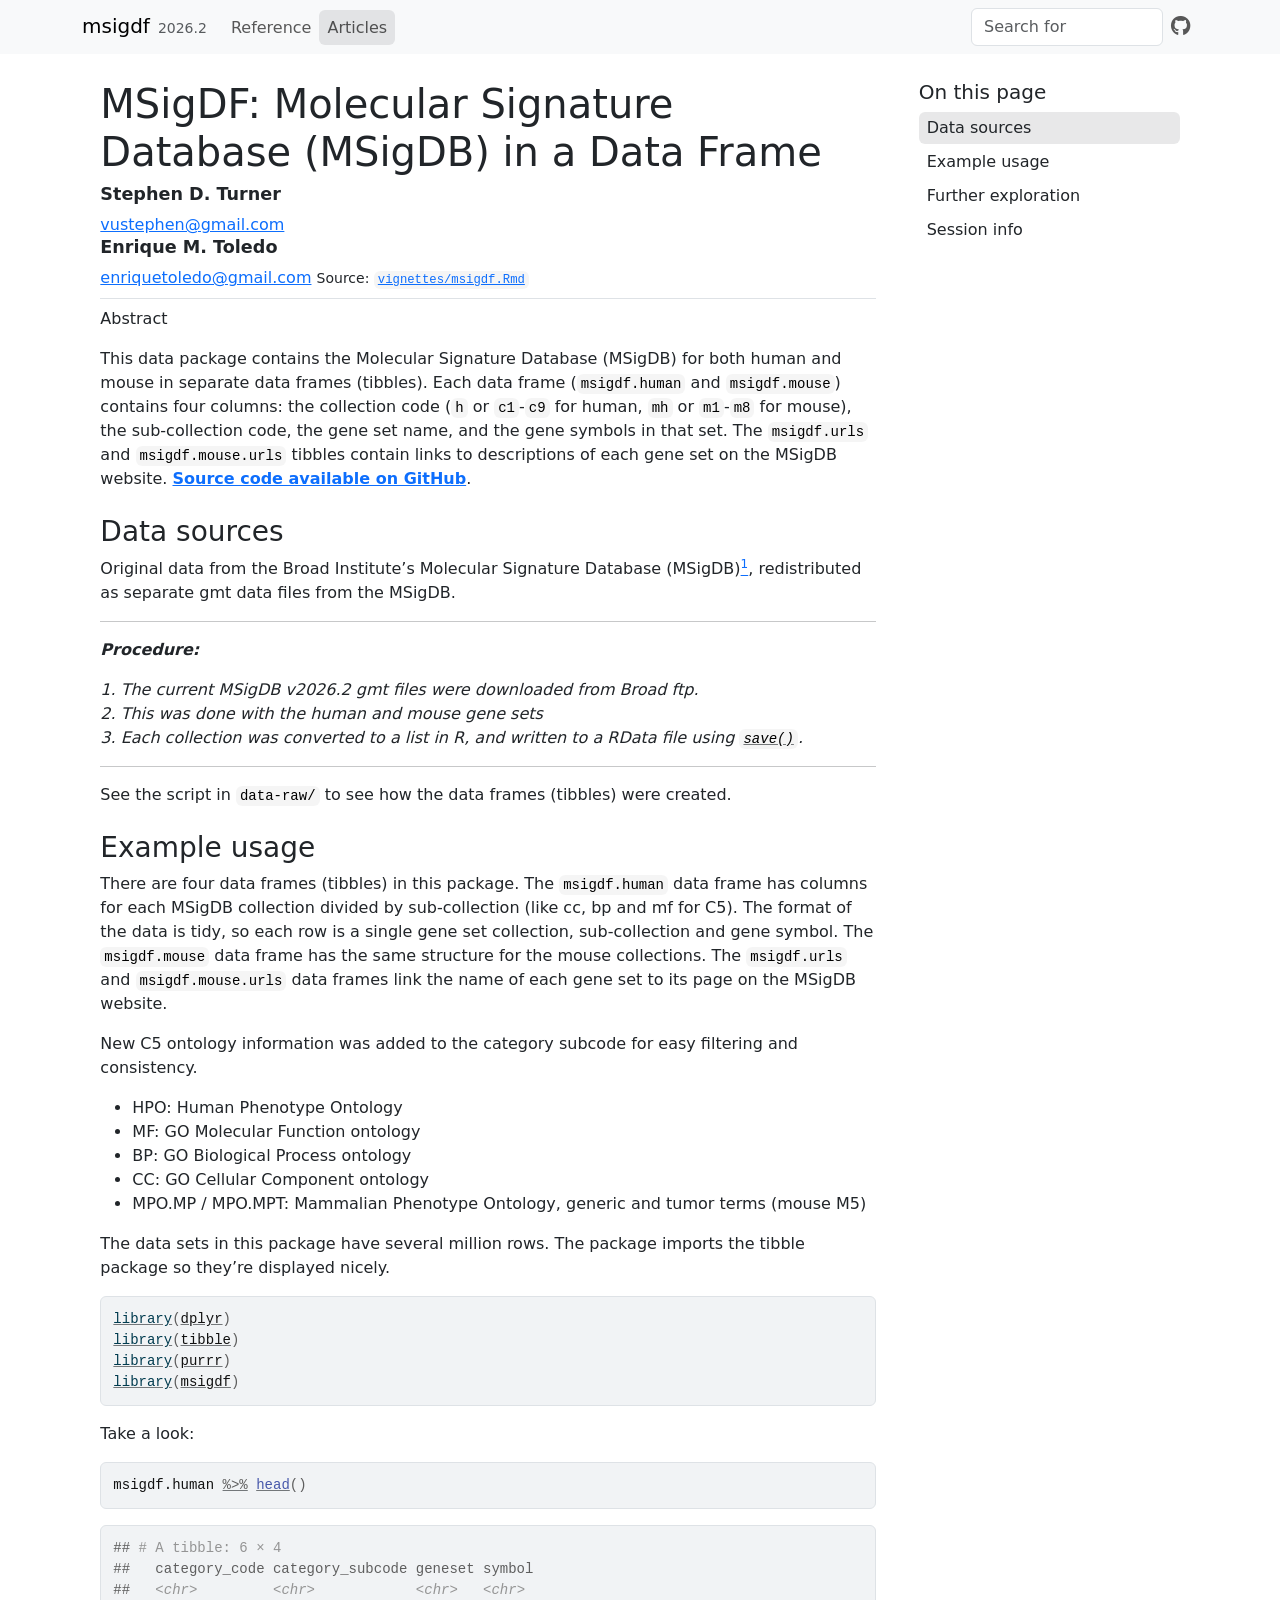
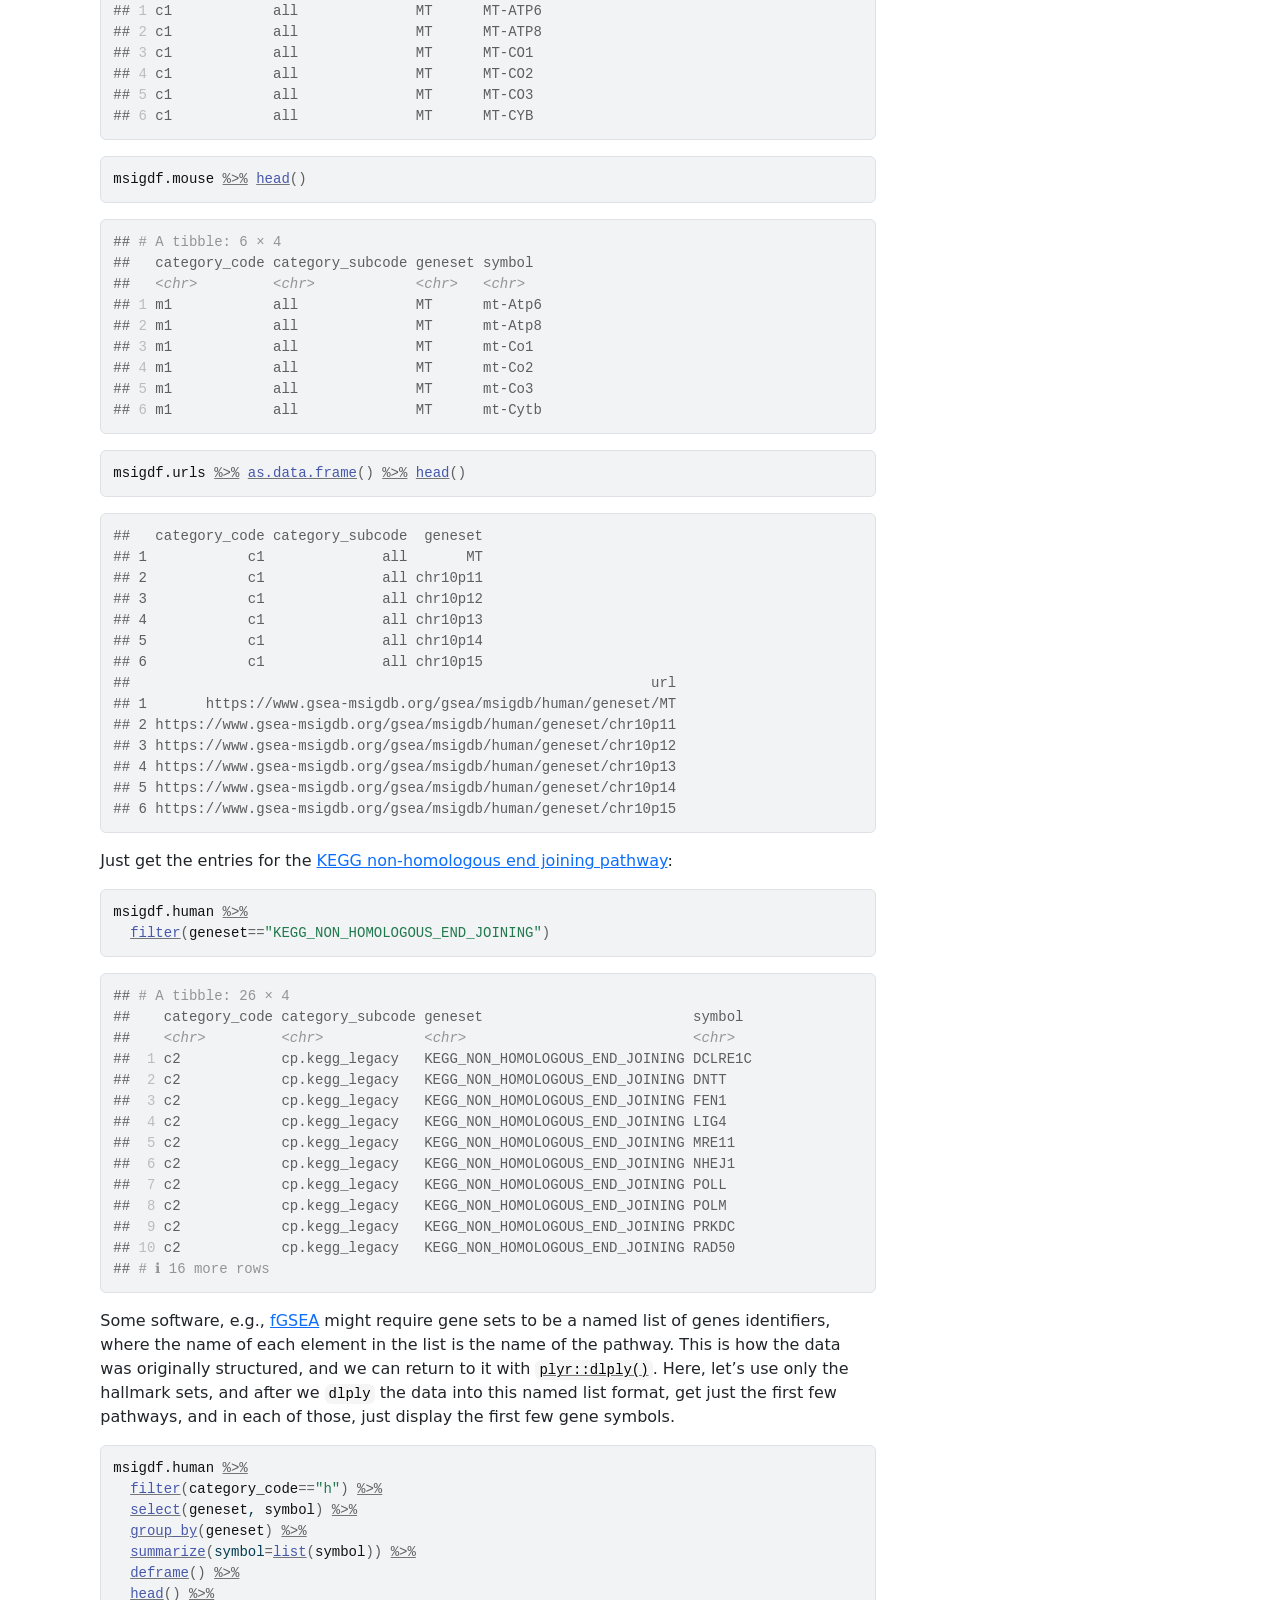
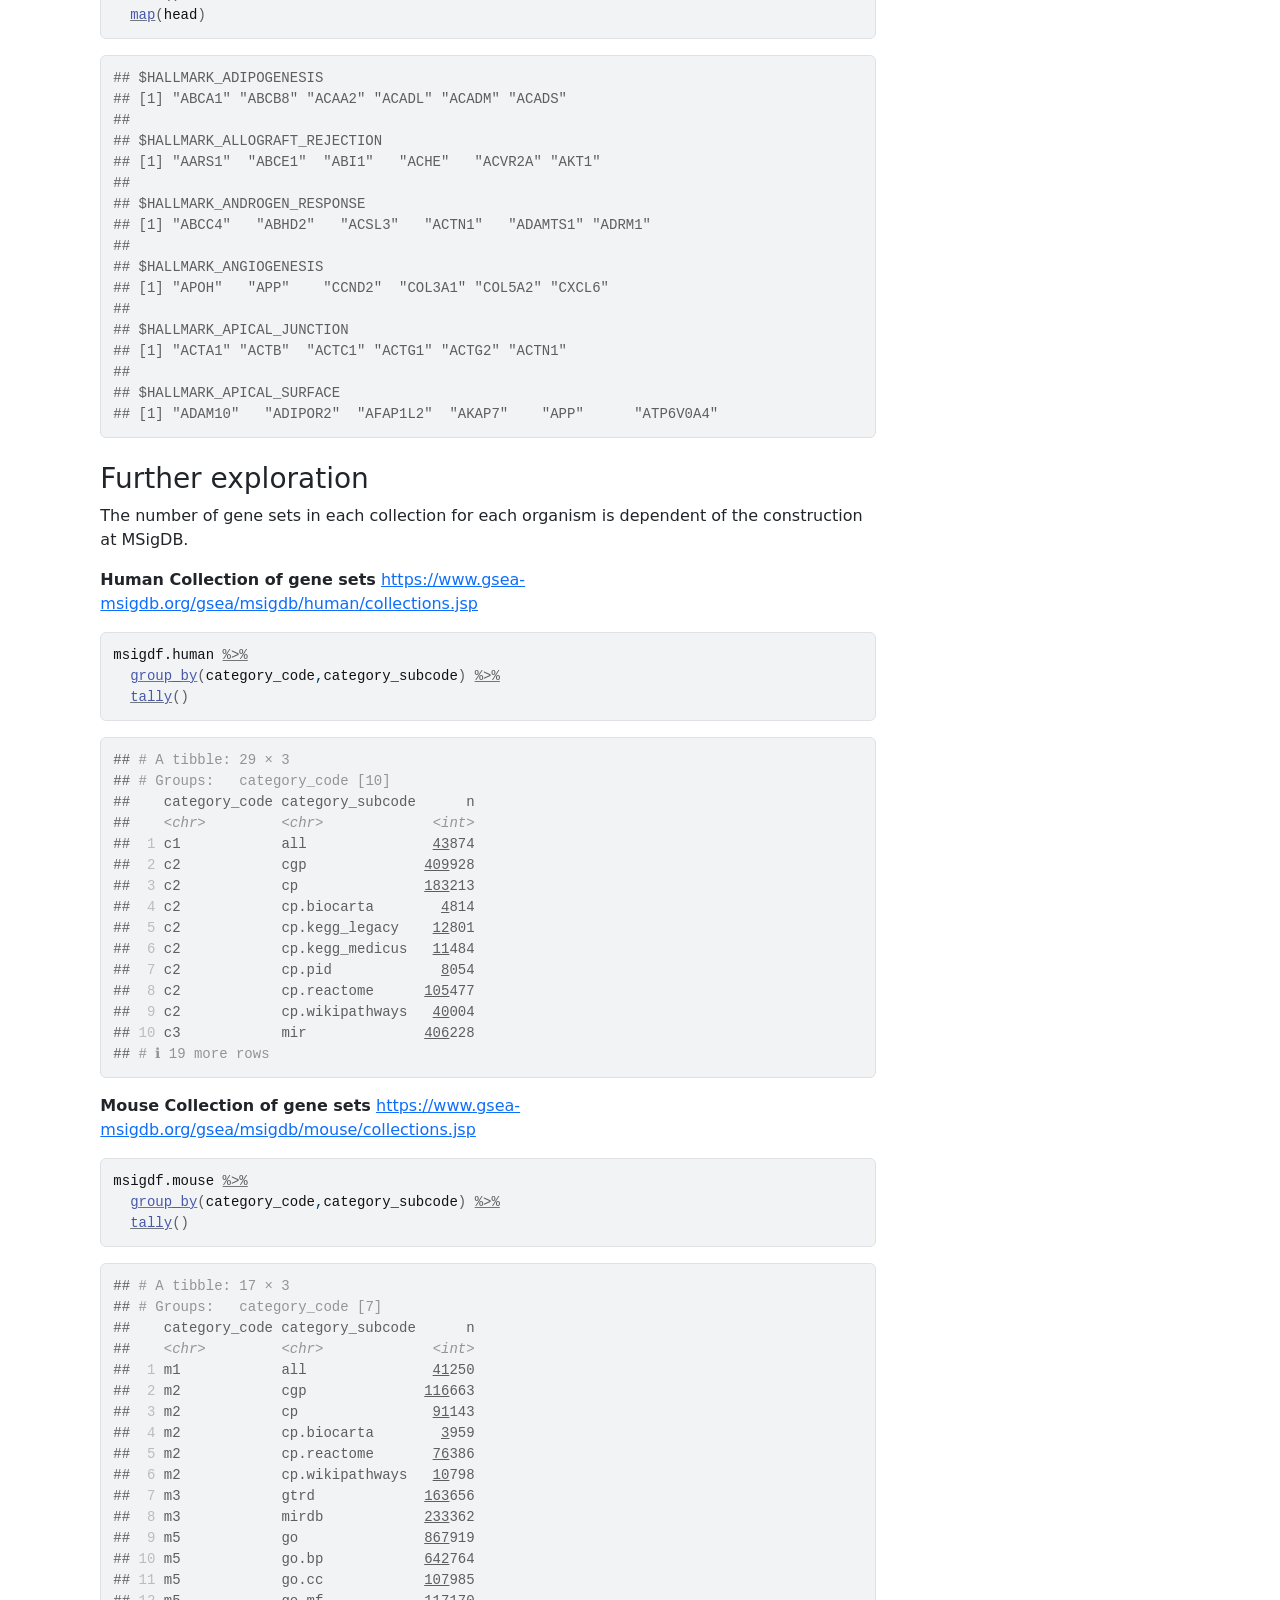
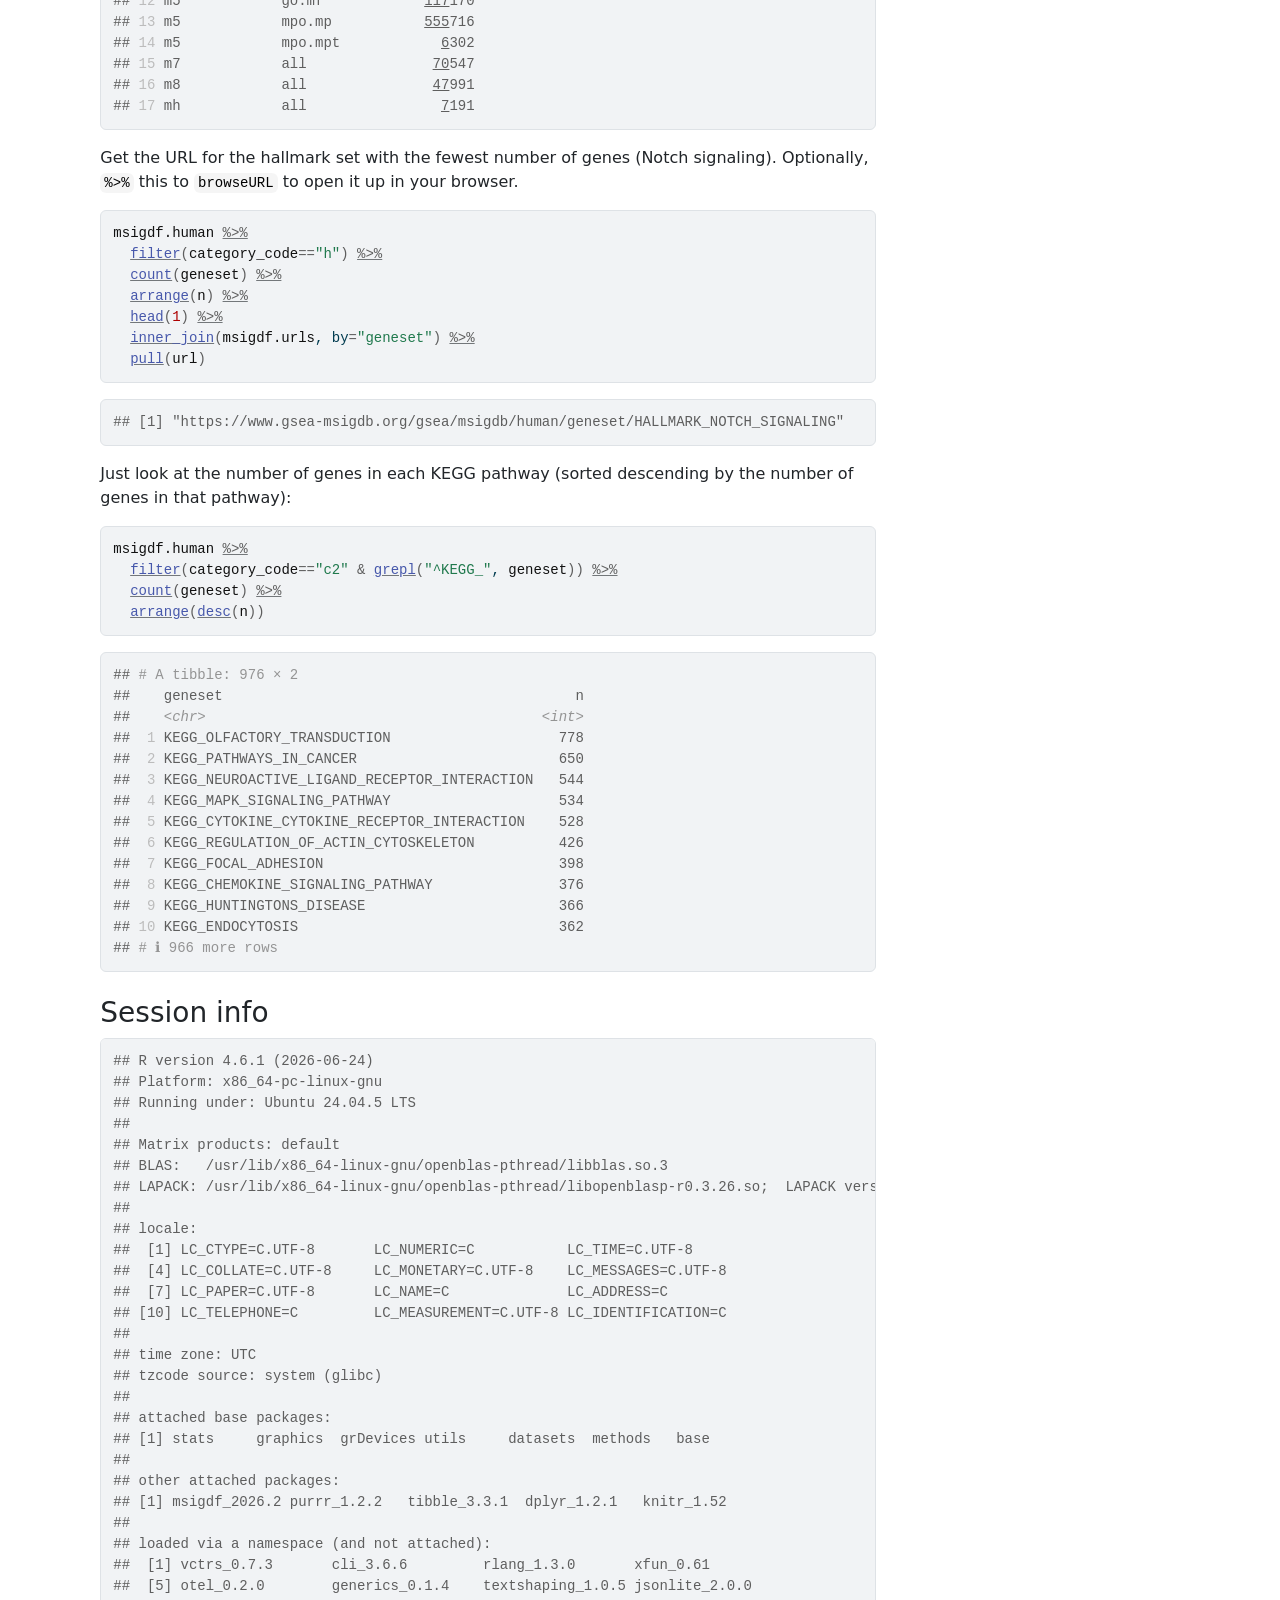
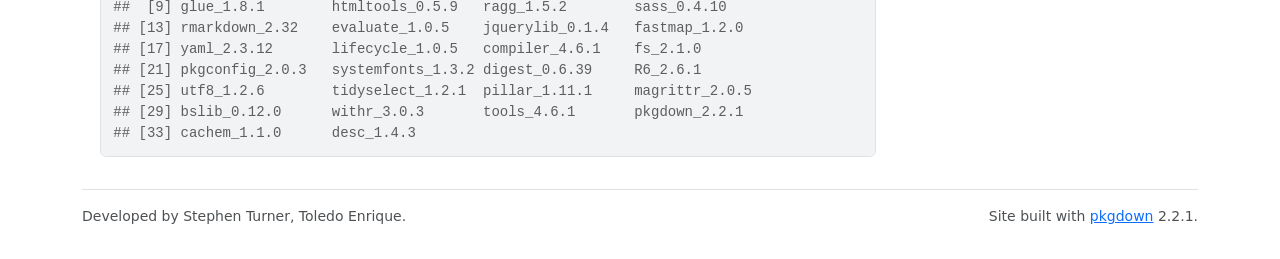
<file: articles/msigdf.html>
<!DOCTYPE html>
<!-- Generated by pkgdown: do not edit by hand --><html lang="en">
<head>
<meta http-equiv="Content-Type" content="text/html; charset=UTF-8">
<meta charset="utf-8">
<meta http-equiv="X-UA-Compatible" content="IE=edge">
<meta name="viewport" content="width=device-width, initial-scale=1, shrink-to-fit=no">
<title>MSigDF: Molecular Signature Database (MSigDB) in a Data Frame • msigdf</title>
<script src="../deps/jquery-3.6.0/jquery-3.6.0.min.js"></script><meta name="viewport" content="width=device-width, initial-scale=1, shrink-to-fit=no">
<link href="../deps/bootstrap-5.3.8/bootstrap.min.css" rel="stylesheet">
<script src="../deps/bootstrap-5.3.8/bootstrap.bundle.min.js"></script><link href="../deps/font-awesome-6.5.2/css/all.min.css" rel="stylesheet">
<link href="../deps/font-awesome-6.5.2/css/v4-shims.min.css" rel="stylesheet">
<script src="../deps/headroom-0.11.0/headroom.min.js"></script><script src="../deps/headroom-0.11.0/jQuery.headroom.min.js"></script><script src="../deps/bootstrap-toc-1.0.1/bootstrap-toc.min.js"></script><script src="../deps/clipboard.js-2.0.11/clipboard.min.js"></script><script src="../deps/search-1.0.0/autocomplete.jquery.min.js"></script><script src="../deps/search-1.0.0/fuse.min.js"></script><script src="../deps/search-1.0.0/mark.min.js"></script><!-- pkgdown --><script src="../pkgdown.js"></script><meta property="og:title" content="MSigDF: Molecular Signature Database (MSigDB) in a Data Frame">
<script data-goatcounter="https://etoledo.goatcounter.com/count" async src="//gc.zgo.at/count.js"></script>
</head>
<body>
    <a href="#main" class="visually-hidden-focusable">Skip to contents</a>


    <nav class="navbar navbar-expand-lg fixed-top bg-light" data-bs-theme="light" aria-label="Site navigation"><div class="container">

    <a class="navbar-brand me-2" href="../index.html">msigdf</a>

    <small class="nav-text text-muted me-auto" data-bs-toggle="tooltip" data-bs-placement="bottom" title="">2026.2</small>


    <button class="navbar-toggler" type="button" data-bs-toggle="collapse" data-bs-target="#navbar" aria-controls="navbar" aria-expanded="false" aria-label="Toggle navigation">
      <span class="navbar-toggler-icon"></span>
    </button>

    <div id="navbar" class="collapse navbar-collapse ms-3">
      <ul class="navbar-nav me-auto">
<li class="nav-item"><a class="nav-link" href="../reference/index.html">Reference</a></li>
<li class="active nav-item"><a class="nav-link" href="../articles/index.html">Articles</a></li>
      </ul>
<ul class="navbar-nav">
<li class="nav-item"><form class="form-inline" role="search">
 <input class="form-control" type="search" name="search-input" id="search-input" autocomplete="off" aria-label="Search site" placeholder="Search for" data-search-index="../search.json">
</form></li>
<li class="nav-item"><a class="external-link nav-link" href="https://github.com/ToledoEM/msigdf/" aria-label="GitHub"><span class="fa fab fa-github fa-lg"></span></a></li>
      </ul>
</div>


  </div>
</nav><div class="container template-article">




<div class="row">
  <main id="main" class="col-md-9"><div class="page-header">

      <h1>MSigDF: Molecular Signature Database (MSigDB) in a Data Frame</h1>
                        <h4 data-toc-skip class="author">Stephen D.
Turner</h4>
                  <a class="author_email" href="mailto:#"></a><a href="mailto:vustephen@gmail.com" class="email">vustephen@gmail.com</a>
      
                              <h4 data-toc-skip class="author">Enrique
M. Toledo</h4>
                  <a class="author_email" href="mailto:#"></a><a href="mailto:enriquetoledo@gmail.com" class="email">enriquetoledo@gmail.com</a>
      
                  
      
      <small class="dont-index">Source: <a href="https://github.com/ToledoEM/msigdf/blob/v2026.2/vignettes/msigdf.Rmd" class="external-link"><code>vignettes/msigdf.Rmd</code></a></small>
      <div class="d-none name"><code>msigdf.Rmd</code></div>
    </div>

    
        <div class="abstract">
      <p class="abstract">Abstract</p>
      <p>This data package contains the Molecular Signature Database
      (MSigDB) for both human and mouse in separate data frames
      (tibbles). Each data frame (<code>msigdf.human</code> and
      <code>msigdf.mouse</code>) contains four columns: the collection
      code (<code>h</code> or <code>c1</code>-<code>c9</code> for human,
      <code>mh</code> or <code>m1</code>-<code>m8</code> for mouse), the
      sub-collection code, the gene set name, and the gene symbols in
      that set. The <code>msigdf.urls</code> and
      <code>msigdf.mouse.urls</code> tibbles contain links to
      descriptions of each gene set on the MSigDB website. <strong><a href="https://github.com/ToledoEM/msigdf" class="external-link">Source code available on
      GitHub</a></strong>.</p>
    </div>
    
<div class="section level2">
<h2 id="data-sources">Data sources<a class="anchor" aria-label="anchor" href="#data-sources"></a>
</h2>
<p>Original data from the Broad Institute’s Molecular Signature Database
(MSigDB)<a class="footnote-ref" tabindex="0" data-bs-toggle="popover" data-bs-content='&lt;p&gt;&lt;a href="http://www.broad.mit.edu/gsea/msigdb/index.jsp" class="external-link uri"&gt;http://www.broad.mit.edu/gsea/msigdb/index.jsp&lt;/a&gt;&lt;/p&gt;'><sup>1</sup></a>, redistributed as separate gmt data files
from the MSigDB.</p>
<hr>
<p><strong><em>Procedure:</em></strong></p>
<p><em>1. The current MSigDB v2026.2 gmt files were downloaded from
Broad ftp.</em><br><em>2. This was done with the human and mouse gene sets</em><br><em>3. Each collection was converted to a list in R, and written to a
RData file using <code><a href="https://rdrr.io/r/base/save.html" class="external-link">save()</a></code>.</em></p>
<hr>
<p>See the script in <code>data-raw/</code> to see how the data frames
(tibbles) were created.</p>
</div>
<div class="section level2">
<h2 id="example-usage">Example usage<a class="anchor" aria-label="anchor" href="#example-usage"></a>
</h2>
<p>There are four data frames (tibbles) in this package. The
<code>msigdf.human</code> data frame has columns for each MSigDB
collection divided by sub-collection (like cc, bp and mf for C5). The
format of the data is tidy, so each row is a single gene set collection,
sub-collection and gene symbol. The <code>msigdf.mouse</code> data frame
has the same structure for the mouse collections. The
<code>msigdf.urls</code> and <code>msigdf.mouse.urls</code> data frames
link the name of each gene set to its page on the MSigDB website.</p>
<p>New C5 ontology information was added to the category subcode for
easy filtering and consistency.</p>
<ul>
<li>HPO: Human Phenotype Ontology</li>
<li>MF: GO Molecular Function ontology</li>
<li>BP: GO Biological Process ontology</li>
<li>CC: GO Cellular Component ontology</li>
<li>MPO.MP / MPO.MPT: Mammalian Phenotype Ontology, generic and tumor
terms (mouse M5)</li>
</ul>
<p>The data sets in this package have several million rows. The package
imports the tibble package so they’re displayed nicely.</p>
<div class="sourceCode" id="cb1"><pre class="downlit sourceCode r">
<code class="sourceCode R"><span><span class="kw"><a href="https://rdrr.io/r/base/library.html" class="external-link">library</a></span><span class="op">(</span><span class="va"><a href="https://dplyr.tidyverse.org" class="external-link">dplyr</a></span><span class="op">)</span></span>
<span><span class="kw"><a href="https://rdrr.io/r/base/library.html" class="external-link">library</a></span><span class="op">(</span><span class="va"><a href="https://tibble.tidyverse.org/" class="external-link">tibble</a></span><span class="op">)</span></span>
<span><span class="kw"><a href="https://rdrr.io/r/base/library.html" class="external-link">library</a></span><span class="op">(</span><span class="va"><a href="https://purrr.tidyverse.org/" class="external-link">purrr</a></span><span class="op">)</span></span>
<span><span class="kw"><a href="https://rdrr.io/r/base/library.html" class="external-link">library</a></span><span class="op">(</span><span class="va"><a href="https://toledoem.github.io/msigdf/">msigdf</a></span><span class="op">)</span></span></code></pre></div>
<p>Take a look:</p>
<div class="sourceCode" id="cb2"><pre class="downlit sourceCode r">
<code class="sourceCode R"><span><span class="va">msigdf.human</span> <span class="op"><a href="https://magrittr.tidyverse.org/reference/pipe.html" class="external-link">%&gt;%</a></span> <span class="fu"><a href="https://rdrr.io/r/utils/head.html" class="external-link">head</a></span><span class="op">(</span><span class="op">)</span></span></code></pre></div>
<pre><code><span><span class="co">## <span style="color: #949494;"># A tibble: 6 × 4</span></span></span>
<span><span class="co">##   category_code category_subcode geneset symbol </span></span>
<span><span class="co">##   <span style="color: #949494; font-style: italic;">&lt;chr&gt;</span>         <span style="color: #949494; font-style: italic;">&lt;chr&gt;</span>            <span style="color: #949494; font-style: italic;">&lt;chr&gt;</span>   <span style="color: #949494; font-style: italic;">&lt;chr&gt;</span>  </span></span>
<span><span class="co">## <span style="color: #BCBCBC;">1</span> c1            all              MT      MT-ATP6</span></span>
<span><span class="co">## <span style="color: #BCBCBC;">2</span> c1            all              MT      MT-ATP8</span></span>
<span><span class="co">## <span style="color: #BCBCBC;">3</span> c1            all              MT      MT-CO1 </span></span>
<span><span class="co">## <span style="color: #BCBCBC;">4</span> c1            all              MT      MT-CO2 </span></span>
<span><span class="co">## <span style="color: #BCBCBC;">5</span> c1            all              MT      MT-CO3 </span></span>
<span><span class="co">## <span style="color: #BCBCBC;">6</span> c1            all              MT      MT-CYB</span></span></code></pre>
<div class="sourceCode" id="cb4"><pre class="downlit sourceCode r">
<code class="sourceCode R"><span><span class="va">msigdf.mouse</span> <span class="op"><a href="https://magrittr.tidyverse.org/reference/pipe.html" class="external-link">%&gt;%</a></span> <span class="fu"><a href="https://rdrr.io/r/utils/head.html" class="external-link">head</a></span><span class="op">(</span><span class="op">)</span></span></code></pre></div>
<pre><code><span><span class="co">## <span style="color: #949494;"># A tibble: 6 × 4</span></span></span>
<span><span class="co">##   category_code category_subcode geneset symbol </span></span>
<span><span class="co">##   <span style="color: #949494; font-style: italic;">&lt;chr&gt;</span>         <span style="color: #949494; font-style: italic;">&lt;chr&gt;</span>            <span style="color: #949494; font-style: italic;">&lt;chr&gt;</span>   <span style="color: #949494; font-style: italic;">&lt;chr&gt;</span>  </span></span>
<span><span class="co">## <span style="color: #BCBCBC;">1</span> m1            all              MT      mt-Atp6</span></span>
<span><span class="co">## <span style="color: #BCBCBC;">2</span> m1            all              MT      mt-Atp8</span></span>
<span><span class="co">## <span style="color: #BCBCBC;">3</span> m1            all              MT      mt-Co1 </span></span>
<span><span class="co">## <span style="color: #BCBCBC;">4</span> m1            all              MT      mt-Co2 </span></span>
<span><span class="co">## <span style="color: #BCBCBC;">5</span> m1            all              MT      mt-Co3 </span></span>
<span><span class="co">## <span style="color: #BCBCBC;">6</span> m1            all              MT      mt-Cytb</span></span></code></pre>
<div class="sourceCode" id="cb6"><pre class="downlit sourceCode r">
<code class="sourceCode R"><span><span class="va">msigdf.urls</span> <span class="op"><a href="https://magrittr.tidyverse.org/reference/pipe.html" class="external-link">%&gt;%</a></span> <span class="fu"><a href="https://rdrr.io/r/base/as.data.frame.html" class="external-link">as.data.frame</a></span><span class="op">(</span><span class="op">)</span> <span class="op"><a href="https://magrittr.tidyverse.org/reference/pipe.html" class="external-link">%&gt;%</a></span> <span class="fu"><a href="https://rdrr.io/r/utils/head.html" class="external-link">head</a></span><span class="op">(</span><span class="op">)</span></span></code></pre></div>
<pre><code><span><span class="co">##   category_code category_subcode  geneset</span></span>
<span><span class="co">## 1            c1              all       MT</span></span>
<span><span class="co">## 2            c1              all chr10p11</span></span>
<span><span class="co">## 3            c1              all chr10p12</span></span>
<span><span class="co">## 4            c1              all chr10p13</span></span>
<span><span class="co">## 5            c1              all chr10p14</span></span>
<span><span class="co">## 6            c1              all chr10p15</span></span>
<span><span class="co">##                                                              url</span></span>
<span><span class="co">## 1       https://www.gsea-msigdb.org/gsea/msigdb/human/geneset/MT</span></span>
<span><span class="co">## 2 https://www.gsea-msigdb.org/gsea/msigdb/human/geneset/chr10p11</span></span>
<span><span class="co">## 3 https://www.gsea-msigdb.org/gsea/msigdb/human/geneset/chr10p12</span></span>
<span><span class="co">## 4 https://www.gsea-msigdb.org/gsea/msigdb/human/geneset/chr10p13</span></span>
<span><span class="co">## 5 https://www.gsea-msigdb.org/gsea/msigdb/human/geneset/chr10p14</span></span>
<span><span class="co">## 6 https://www.gsea-msigdb.org/gsea/msigdb/human/geneset/chr10p15</span></span></code></pre>
<p>Just get the entries for the <a href="http://www.genome.jp/kegg/pathway/hsa/hsa03450.html" class="external-link">KEGG
non-homologous end joining pathway</a>:</p>
<div class="sourceCode" id="cb8"><pre class="downlit sourceCode r">
<code class="sourceCode R"><span><span class="va">msigdf.human</span> <span class="op"><a href="https://magrittr.tidyverse.org/reference/pipe.html" class="external-link">%&gt;%</a></span> </span>
<span>  <span class="fu"><a href="https://dplyr.tidyverse.org/reference/filter.html" class="external-link">filter</a></span><span class="op">(</span><span class="va">geneset</span><span class="op">==</span><span class="st">"KEGG_NON_HOMOLOGOUS_END_JOINING"</span><span class="op">)</span></span></code></pre></div>
<pre><code><span><span class="co">## <span style="color: #949494;"># A tibble: 26 × 4</span></span></span>
<span><span class="co">##    category_code category_subcode geneset                         symbol </span></span>
<span><span class="co">##    <span style="color: #949494; font-style: italic;">&lt;chr&gt;</span>         <span style="color: #949494; font-style: italic;">&lt;chr&gt;</span>            <span style="color: #949494; font-style: italic;">&lt;chr&gt;</span>                           <span style="color: #949494; font-style: italic;">&lt;chr&gt;</span>  </span></span>
<span><span class="co">## <span style="color: #BCBCBC;"> 1</span> c2            cp.kegg_legacy   KEGG_NON_HOMOLOGOUS_END_JOINING DCLRE1C</span></span>
<span><span class="co">## <span style="color: #BCBCBC;"> 2</span> c2            cp.kegg_legacy   KEGG_NON_HOMOLOGOUS_END_JOINING DNTT   </span></span>
<span><span class="co">## <span style="color: #BCBCBC;"> 3</span> c2            cp.kegg_legacy   KEGG_NON_HOMOLOGOUS_END_JOINING FEN1   </span></span>
<span><span class="co">## <span style="color: #BCBCBC;"> 4</span> c2            cp.kegg_legacy   KEGG_NON_HOMOLOGOUS_END_JOINING LIG4   </span></span>
<span><span class="co">## <span style="color: #BCBCBC;"> 5</span> c2            cp.kegg_legacy   KEGG_NON_HOMOLOGOUS_END_JOINING MRE11  </span></span>
<span><span class="co">## <span style="color: #BCBCBC;"> 6</span> c2            cp.kegg_legacy   KEGG_NON_HOMOLOGOUS_END_JOINING NHEJ1  </span></span>
<span><span class="co">## <span style="color: #BCBCBC;"> 7</span> c2            cp.kegg_legacy   KEGG_NON_HOMOLOGOUS_END_JOINING POLL   </span></span>
<span><span class="co">## <span style="color: #BCBCBC;"> 8</span> c2            cp.kegg_legacy   KEGG_NON_HOMOLOGOUS_END_JOINING POLM   </span></span>
<span><span class="co">## <span style="color: #BCBCBC;"> 9</span> c2            cp.kegg_legacy   KEGG_NON_HOMOLOGOUS_END_JOINING PRKDC  </span></span>
<span><span class="co">## <span style="color: #BCBCBC;">10</span> c2            cp.kegg_legacy   KEGG_NON_HOMOLOGOUS_END_JOINING RAD50  </span></span>
<span><span class="co">## <span style="color: #949494;"># ℹ 16 more rows</span></span></span></code></pre>
<p>Some software, e.g., <a href="https://github.com/ctlab/fgsea" class="external-link">fGSEA</a> might require gene sets
to be a named list of genes identifiers, where the name of each element
in the list is the name of the pathway. This is how the data was
originally structured, and we can return to it with
<code><a href="https://rdrr.io/pkg/plyr/man/dlply.html" class="external-link">plyr::dlply()</a></code>. Here, let’s use only the hallmark sets, and
after we <code>dlply</code> the data into this named list format, get
just the first few pathways, and in each of those, just display the
first few gene symbols.</p>
<div class="sourceCode" id="cb10"><pre class="downlit sourceCode r">
<code class="sourceCode R"><span><span class="va">msigdf.human</span> <span class="op"><a href="https://magrittr.tidyverse.org/reference/pipe.html" class="external-link">%&gt;%</a></span></span>
<span>  <span class="fu"><a href="https://dplyr.tidyverse.org/reference/filter.html" class="external-link">filter</a></span><span class="op">(</span><span class="va">category_code</span><span class="op">==</span><span class="st">"h"</span><span class="op">)</span> <span class="op"><a href="https://magrittr.tidyverse.org/reference/pipe.html" class="external-link">%&gt;%</a></span></span>
<span>  <span class="fu"><a href="https://dplyr.tidyverse.org/reference/select.html" class="external-link">select</a></span><span class="op">(</span><span class="va">geneset</span>, <span class="va">symbol</span><span class="op">)</span> <span class="op"><a href="https://magrittr.tidyverse.org/reference/pipe.html" class="external-link">%&gt;%</a></span></span>
<span>  <span class="fu"><a href="https://dplyr.tidyverse.org/reference/group_by.html" class="external-link">group_by</a></span><span class="op">(</span><span class="va">geneset</span><span class="op">)</span> <span class="op"><a href="https://magrittr.tidyverse.org/reference/pipe.html" class="external-link">%&gt;%</a></span></span>
<span>  <span class="fu"><a href="https://dplyr.tidyverse.org/reference/summarise.html" class="external-link">summarize</a></span><span class="op">(</span>symbol<span class="op">=</span><span class="fu"><a href="https://rdrr.io/r/base/list.html" class="external-link">list</a></span><span class="op">(</span><span class="va">symbol</span><span class="op">)</span><span class="op">)</span> <span class="op"><a href="https://magrittr.tidyverse.org/reference/pipe.html" class="external-link">%&gt;%</a></span></span>
<span>  <span class="fu"><a href="https://tibble.tidyverse.org/reference/enframe.html" class="external-link">deframe</a></span><span class="op">(</span><span class="op">)</span> <span class="op"><a href="https://magrittr.tidyverse.org/reference/pipe.html" class="external-link">%&gt;%</a></span></span>
<span>  <span class="fu"><a href="https://rdrr.io/r/utils/head.html" class="external-link">head</a></span><span class="op">(</span><span class="op">)</span> <span class="op"><a href="https://magrittr.tidyverse.org/reference/pipe.html" class="external-link">%&gt;%</a></span></span>
<span>  <span class="fu"><a href="https://purrr.tidyverse.org/reference/map.html" class="external-link">map</a></span><span class="op">(</span><span class="va">head</span><span class="op">)</span></span></code></pre></div>
<pre><code><span><span class="co">## $HALLMARK_ADIPOGENESIS</span></span>
<span><span class="co">## [1] "ABCA1" "ABCB8" "ACAA2" "ACADL" "ACADM" "ACADS"</span></span>
<span><span class="co">## </span></span>
<span><span class="co">## $HALLMARK_ALLOGRAFT_REJECTION</span></span>
<span><span class="co">## [1] "AARS1"  "ABCE1"  "ABI1"   "ACHE"   "ACVR2A" "AKT1"  </span></span>
<span><span class="co">## </span></span>
<span><span class="co">## $HALLMARK_ANDROGEN_RESPONSE</span></span>
<span><span class="co">## [1] "ABCC4"   "ABHD2"   "ACSL3"   "ACTN1"   "ADAMTS1" "ADRM1"  </span></span>
<span><span class="co">## </span></span>
<span><span class="co">## $HALLMARK_ANGIOGENESIS</span></span>
<span><span class="co">## [1] "APOH"   "APP"    "CCND2"  "COL3A1" "COL5A2" "CXCL6" </span></span>
<span><span class="co">## </span></span>
<span><span class="co">## $HALLMARK_APICAL_JUNCTION</span></span>
<span><span class="co">## [1] "ACTA1" "ACTB"  "ACTC1" "ACTG1" "ACTG2" "ACTN1"</span></span>
<span><span class="co">## </span></span>
<span><span class="co">## $HALLMARK_APICAL_SURFACE</span></span>
<span><span class="co">## [1] "ADAM10"   "ADIPOR2"  "AFAP1L2"  "AKAP7"    "APP"      "ATP6V0A4"</span></span></code></pre>
</div>
<div class="section level2">
<h2 id="further-exploration">Further exploration<a class="anchor" aria-label="anchor" href="#further-exploration"></a>
</h2>
<p>The number of gene sets in each collection for each organism is
dependent of the construction at MSigDB.</p>
<p><strong>Human Collection of gene sets</strong> <a href="https://www.gsea-msigdb.org/gsea/msigdb/human/collections.jsp" class="external-link uri">https://www.gsea-msigdb.org/gsea/msigdb/human/collections.jsp</a></p>
<div class="sourceCode" id="cb12"><pre class="downlit sourceCode r">
<code class="sourceCode R"><span><span class="va">msigdf.human</span> <span class="op"><a href="https://magrittr.tidyverse.org/reference/pipe.html" class="external-link">%&gt;%</a></span></span>
<span>  <span class="fu"><a href="https://dplyr.tidyverse.org/reference/group_by.html" class="external-link">group_by</a></span><span class="op">(</span><span class="va">category_code</span>,<span class="va">category_subcode</span><span class="op">)</span> <span class="op"><a href="https://magrittr.tidyverse.org/reference/pipe.html" class="external-link">%&gt;%</a></span> </span>
<span>  <span class="fu"><a href="https://dplyr.tidyverse.org/reference/count.html" class="external-link">tally</a></span><span class="op">(</span><span class="op">)</span></span></code></pre></div>
<pre><code><span><span class="co">## <span style="color: #949494;"># A tibble: 29 × 3</span></span></span>
<span><span class="co">## <span style="color: #949494;"># Groups:   category_code [10]</span></span></span>
<span><span class="co">##    category_code category_subcode      n</span></span>
<span><span class="co">##    <span style="color: #949494; font-style: italic;">&lt;chr&gt;</span>         <span style="color: #949494; font-style: italic;">&lt;chr&gt;</span>             <span style="color: #949494; font-style: italic;">&lt;int&gt;</span></span></span>
<span><span class="co">## <span style="color: #BCBCBC;"> 1</span> c1            all               <span style="text-decoration: underline;">43</span>874</span></span>
<span><span class="co">## <span style="color: #BCBCBC;"> 2</span> c2            cgp              <span style="text-decoration: underline;">409</span>928</span></span>
<span><span class="co">## <span style="color: #BCBCBC;"> 3</span> c2            cp               <span style="text-decoration: underline;">183</span>213</span></span>
<span><span class="co">## <span style="color: #BCBCBC;"> 4</span> c2            cp.biocarta        <span style="text-decoration: underline;">4</span>814</span></span>
<span><span class="co">## <span style="color: #BCBCBC;"> 5</span> c2            cp.kegg_legacy    <span style="text-decoration: underline;">12</span>801</span></span>
<span><span class="co">## <span style="color: #BCBCBC;"> 6</span> c2            cp.kegg_medicus   <span style="text-decoration: underline;">11</span>484</span></span>
<span><span class="co">## <span style="color: #BCBCBC;"> 7</span> c2            cp.pid             <span style="text-decoration: underline;">8</span>054</span></span>
<span><span class="co">## <span style="color: #BCBCBC;"> 8</span> c2            cp.reactome      <span style="text-decoration: underline;">105</span>477</span></span>
<span><span class="co">## <span style="color: #BCBCBC;"> 9</span> c2            cp.wikipathways   <span style="text-decoration: underline;">40</span>004</span></span>
<span><span class="co">## <span style="color: #BCBCBC;">10</span> c3            mir              <span style="text-decoration: underline;">406</span>228</span></span>
<span><span class="co">## <span style="color: #949494;"># ℹ 19 more rows</span></span></span></code></pre>
<p><strong>Mouse Collection of gene sets</strong> <a href="https://www.gsea-msigdb.org/gsea/msigdb/mouse/collections.jsp" class="external-link uri">https://www.gsea-msigdb.org/gsea/msigdb/mouse/collections.jsp</a></p>
<div class="sourceCode" id="cb14"><pre class="downlit sourceCode r">
<code class="sourceCode R"><span><span class="va">msigdf.mouse</span> <span class="op"><a href="https://magrittr.tidyverse.org/reference/pipe.html" class="external-link">%&gt;%</a></span></span>
<span>  <span class="fu"><a href="https://dplyr.tidyverse.org/reference/group_by.html" class="external-link">group_by</a></span><span class="op">(</span><span class="va">category_code</span>,<span class="va">category_subcode</span><span class="op">)</span> <span class="op"><a href="https://magrittr.tidyverse.org/reference/pipe.html" class="external-link">%&gt;%</a></span> </span>
<span>  <span class="fu"><a href="https://dplyr.tidyverse.org/reference/count.html" class="external-link">tally</a></span><span class="op">(</span><span class="op">)</span></span></code></pre></div>
<pre><code><span><span class="co">## <span style="color: #949494;"># A tibble: 17 × 3</span></span></span>
<span><span class="co">## <span style="color: #949494;"># Groups:   category_code [7]</span></span></span>
<span><span class="co">##    category_code category_subcode      n</span></span>
<span><span class="co">##    <span style="color: #949494; font-style: italic;">&lt;chr&gt;</span>         <span style="color: #949494; font-style: italic;">&lt;chr&gt;</span>             <span style="color: #949494; font-style: italic;">&lt;int&gt;</span></span></span>
<span><span class="co">## <span style="color: #BCBCBC;"> 1</span> m1            all               <span style="text-decoration: underline;">41</span>250</span></span>
<span><span class="co">## <span style="color: #BCBCBC;"> 2</span> m2            cgp              <span style="text-decoration: underline;">116</span>663</span></span>
<span><span class="co">## <span style="color: #BCBCBC;"> 3</span> m2            cp                <span style="text-decoration: underline;">91</span>143</span></span>
<span><span class="co">## <span style="color: #BCBCBC;"> 4</span> m2            cp.biocarta        <span style="text-decoration: underline;">3</span>959</span></span>
<span><span class="co">## <span style="color: #BCBCBC;"> 5</span> m2            cp.reactome       <span style="text-decoration: underline;">76</span>386</span></span>
<span><span class="co">## <span style="color: #BCBCBC;"> 6</span> m2            cp.wikipathways   <span style="text-decoration: underline;">10</span>798</span></span>
<span><span class="co">## <span style="color: #BCBCBC;"> 7</span> m3            gtrd             <span style="text-decoration: underline;">163</span>656</span></span>
<span><span class="co">## <span style="color: #BCBCBC;"> 8</span> m3            mirdb            <span style="text-decoration: underline;">233</span>362</span></span>
<span><span class="co">## <span style="color: #BCBCBC;"> 9</span> m5            go               <span style="text-decoration: underline;">867</span>919</span></span>
<span><span class="co">## <span style="color: #BCBCBC;">10</span> m5            go.bp            <span style="text-decoration: underline;">642</span>764</span></span>
<span><span class="co">## <span style="color: #BCBCBC;">11</span> m5            go.cc            <span style="text-decoration: underline;">107</span>985</span></span>
<span><span class="co">## <span style="color: #BCBCBC;">12</span> m5            go.mf            <span style="text-decoration: underline;">117</span>170</span></span>
<span><span class="co">## <span style="color: #BCBCBC;">13</span> m5            mpo.mp           <span style="text-decoration: underline;">555</span>716</span></span>
<span><span class="co">## <span style="color: #BCBCBC;">14</span> m5            mpo.mpt            <span style="text-decoration: underline;">6</span>302</span></span>
<span><span class="co">## <span style="color: #BCBCBC;">15</span> m7            all               <span style="text-decoration: underline;">70</span>547</span></span>
<span><span class="co">## <span style="color: #BCBCBC;">16</span> m8            all               <span style="text-decoration: underline;">47</span>991</span></span>
<span><span class="co">## <span style="color: #BCBCBC;">17</span> mh            all                <span style="text-decoration: underline;">7</span>191</span></span></code></pre>
<p>Get the URL for the hallmark set with the fewest number of genes
(Notch signaling). Optionally, <code>%&gt;%</code> this to
<code>browseURL</code> to open it up in your browser.</p>
<div class="sourceCode" id="cb16"><pre class="downlit sourceCode r">
<code class="sourceCode R"><span><span class="va">msigdf.human</span> <span class="op"><a href="https://magrittr.tidyverse.org/reference/pipe.html" class="external-link">%&gt;%</a></span></span>
<span>  <span class="fu"><a href="https://dplyr.tidyverse.org/reference/filter.html" class="external-link">filter</a></span><span class="op">(</span><span class="va">category_code</span><span class="op">==</span><span class="st">"h"</span><span class="op">)</span> <span class="op"><a href="https://magrittr.tidyverse.org/reference/pipe.html" class="external-link">%&gt;%</a></span></span>
<span>  <span class="fu"><a href="https://dplyr.tidyverse.org/reference/count.html" class="external-link">count</a></span><span class="op">(</span><span class="va">geneset</span><span class="op">)</span> <span class="op"><a href="https://magrittr.tidyverse.org/reference/pipe.html" class="external-link">%&gt;%</a></span></span>
<span>  <span class="fu"><a href="https://dplyr.tidyverse.org/reference/arrange.html" class="external-link">arrange</a></span><span class="op">(</span><span class="va">n</span><span class="op">)</span> <span class="op"><a href="https://magrittr.tidyverse.org/reference/pipe.html" class="external-link">%&gt;%</a></span></span>
<span>  <span class="fu"><a href="https://rdrr.io/r/utils/head.html" class="external-link">head</a></span><span class="op">(</span><span class="fl">1</span><span class="op">)</span> <span class="op"><a href="https://magrittr.tidyverse.org/reference/pipe.html" class="external-link">%&gt;%</a></span></span>
<span>  <span class="fu"><a href="https://dplyr.tidyverse.org/reference/mutate-joins.html" class="external-link">inner_join</a></span><span class="op">(</span><span class="va">msigdf.urls</span>, by<span class="op">=</span><span class="st">"geneset"</span><span class="op">)</span> <span class="op"><a href="https://magrittr.tidyverse.org/reference/pipe.html" class="external-link">%&gt;%</a></span></span>
<span>  <span class="fu"><a href="https://dplyr.tidyverse.org/reference/pull.html" class="external-link">pull</a></span><span class="op">(</span><span class="va">url</span><span class="op">)</span></span></code></pre></div>
<pre><code><span><span class="co">## [1] "https://www.gsea-msigdb.org/gsea/msigdb/human/geneset/HALLMARK_NOTCH_SIGNALING"</span></span></code></pre>
<p>Just look at the number of genes in each KEGG pathway (sorted
descending by the number of genes in that pathway):</p>
<div class="sourceCode" id="cb18"><pre class="downlit sourceCode r">
<code class="sourceCode R"><span><span class="va">msigdf.human</span> <span class="op"><a href="https://magrittr.tidyverse.org/reference/pipe.html" class="external-link">%&gt;%</a></span></span>
<span>  <span class="fu"><a href="https://dplyr.tidyverse.org/reference/filter.html" class="external-link">filter</a></span><span class="op">(</span><span class="va">category_code</span><span class="op">==</span><span class="st">"c2"</span> <span class="op">&amp;</span> <span class="fu"><a href="https://rdrr.io/r/base/grep.html" class="external-link">grepl</a></span><span class="op">(</span><span class="st">"^KEGG_"</span>, <span class="va">geneset</span><span class="op">)</span><span class="op">)</span> <span class="op"><a href="https://magrittr.tidyverse.org/reference/pipe.html" class="external-link">%&gt;%</a></span></span>
<span>  <span class="fu"><a href="https://dplyr.tidyverse.org/reference/count.html" class="external-link">count</a></span><span class="op">(</span><span class="va">geneset</span><span class="op">)</span> <span class="op"><a href="https://magrittr.tidyverse.org/reference/pipe.html" class="external-link">%&gt;%</a></span> </span>
<span>  <span class="fu"><a href="https://dplyr.tidyverse.org/reference/arrange.html" class="external-link">arrange</a></span><span class="op">(</span><span class="fu"><a href="https://dplyr.tidyverse.org/reference/desc.html" class="external-link">desc</a></span><span class="op">(</span><span class="va">n</span><span class="op">)</span><span class="op">)</span></span></code></pre></div>
<pre><code><span><span class="co">## <span style="color: #949494;"># A tibble: 976 × 2</span></span></span>
<span><span class="co">##    geneset                                          n</span></span>
<span><span class="co">##    <span style="color: #949494; font-style: italic;">&lt;chr&gt;</span>                                        <span style="color: #949494; font-style: italic;">&lt;int&gt;</span></span></span>
<span><span class="co">## <span style="color: #BCBCBC;"> 1</span> KEGG_OLFACTORY_TRANSDUCTION                    778</span></span>
<span><span class="co">## <span style="color: #BCBCBC;"> 2</span> KEGG_PATHWAYS_IN_CANCER                        650</span></span>
<span><span class="co">## <span style="color: #BCBCBC;"> 3</span> KEGG_NEUROACTIVE_LIGAND_RECEPTOR_INTERACTION   544</span></span>
<span><span class="co">## <span style="color: #BCBCBC;"> 4</span> KEGG_MAPK_SIGNALING_PATHWAY                    534</span></span>
<span><span class="co">## <span style="color: #BCBCBC;"> 5</span> KEGG_CYTOKINE_CYTOKINE_RECEPTOR_INTERACTION    528</span></span>
<span><span class="co">## <span style="color: #BCBCBC;"> 6</span> KEGG_REGULATION_OF_ACTIN_CYTOSKELETON          426</span></span>
<span><span class="co">## <span style="color: #BCBCBC;"> 7</span> KEGG_FOCAL_ADHESION                            398</span></span>
<span><span class="co">## <span style="color: #BCBCBC;"> 8</span> KEGG_CHEMOKINE_SIGNALING_PATHWAY               376</span></span>
<span><span class="co">## <span style="color: #BCBCBC;"> 9</span> KEGG_HUNTINGTONS_DISEASE                       366</span></span>
<span><span class="co">## <span style="color: #BCBCBC;">10</span> KEGG_ENDOCYTOSIS                               362</span></span>
<span><span class="co">## <span style="color: #949494;"># ℹ 966 more rows</span></span></span></code></pre>
</div>
<div class="section level2">
<h2 class="unnumbered" id="session-info">Session info<a class="anchor" aria-label="anchor" href="#session-info"></a>
</h2>
<pre><code><span><span class="co">## R version 4.6.1 (2026-06-24)</span></span>
<span><span class="co">## Platform: x86_64-pc-linux-gnu</span></span>
<span><span class="co">## Running under: Ubuntu 24.04.5 LTS</span></span>
<span><span class="co">## </span></span>
<span><span class="co">## Matrix products: default</span></span>
<span><span class="co">## BLAS:   /usr/lib/x86_64-linux-gnu/openblas-pthread/libblas.so.3 </span></span>
<span><span class="co">## LAPACK: /usr/lib/x86_64-linux-gnu/openblas-pthread/libopenblasp-r0.3.26.so;  LAPACK version 3.12.0</span></span>
<span><span class="co">## </span></span>
<span><span class="co">## locale:</span></span>
<span><span class="co">##  [1] LC_CTYPE=C.UTF-8       LC_NUMERIC=C           LC_TIME=C.UTF-8       </span></span>
<span><span class="co">##  [4] LC_COLLATE=C.UTF-8     LC_MONETARY=C.UTF-8    LC_MESSAGES=C.UTF-8   </span></span>
<span><span class="co">##  [7] LC_PAPER=C.UTF-8       LC_NAME=C              LC_ADDRESS=C          </span></span>
<span><span class="co">## [10] LC_TELEPHONE=C         LC_MEASUREMENT=C.UTF-8 LC_IDENTIFICATION=C   </span></span>
<span><span class="co">## </span></span>
<span><span class="co">## time zone: UTC</span></span>
<span><span class="co">## tzcode source: system (glibc)</span></span>
<span><span class="co">## </span></span>
<span><span class="co">## attached base packages:</span></span>
<span><span class="co">## [1] stats     graphics  grDevices utils     datasets  methods   base     </span></span>
<span><span class="co">## </span></span>
<span><span class="co">## other attached packages:</span></span>
<span><span class="co">## [1] msigdf_2026.2 purrr_1.2.2   tibble_3.3.1  dplyr_1.2.1   knitr_1.52   </span></span>
<span><span class="co">## </span></span>
<span><span class="co">## loaded via a namespace (and not attached):</span></span>
<span><span class="co">##  [1] vctrs_0.7.3       cli_3.6.6         rlang_1.3.0       xfun_0.61        </span></span>
<span><span class="co">##  [5] otel_0.2.0        generics_0.1.4    textshaping_1.0.5 jsonlite_2.0.0   </span></span>
<span><span class="co">##  [9] glue_1.8.1        htmltools_0.5.9   ragg_1.5.2        sass_0.4.10      </span></span>
<span><span class="co">## [13] rmarkdown_2.32    evaluate_1.0.5    jquerylib_0.1.4   fastmap_1.2.0    </span></span>
<span><span class="co">## [17] yaml_2.3.12       lifecycle_1.0.5   compiler_4.6.1    fs_2.1.0         </span></span>
<span><span class="co">## [21] pkgconfig_2.0.3   systemfonts_1.3.2 digest_0.6.39     R6_2.6.1         </span></span>
<span><span class="co">## [25] utf8_1.2.6        tidyselect_1.2.1  pillar_1.11.1     magrittr_2.0.5   </span></span>
<span><span class="co">## [29] bslib_0.12.0      withr_3.0.3       tools_4.6.1       pkgdown_2.2.1    </span></span>
<span><span class="co">## [33] cachem_1.1.0      desc_1.4.3</span></span></code></pre>
</div>

  </main><aside class="col-md-3"><nav id="toc" aria-label="Table of contents"><h2>On this page</h2>
    </nav></aside>
</div>



    <footer><div class="pkgdown-footer-left">
  <p>Developed by Stephen Turner, Toledo Enrique.</p>
</div>

<div class="pkgdown-footer-right">
  <p>Site built with <a href="https://pkgdown.r-lib.org/" class="external-link">pkgdown</a> 2.2.1.</p>
</div>

    </footer>
</div>





  </body>
</html>
</file>
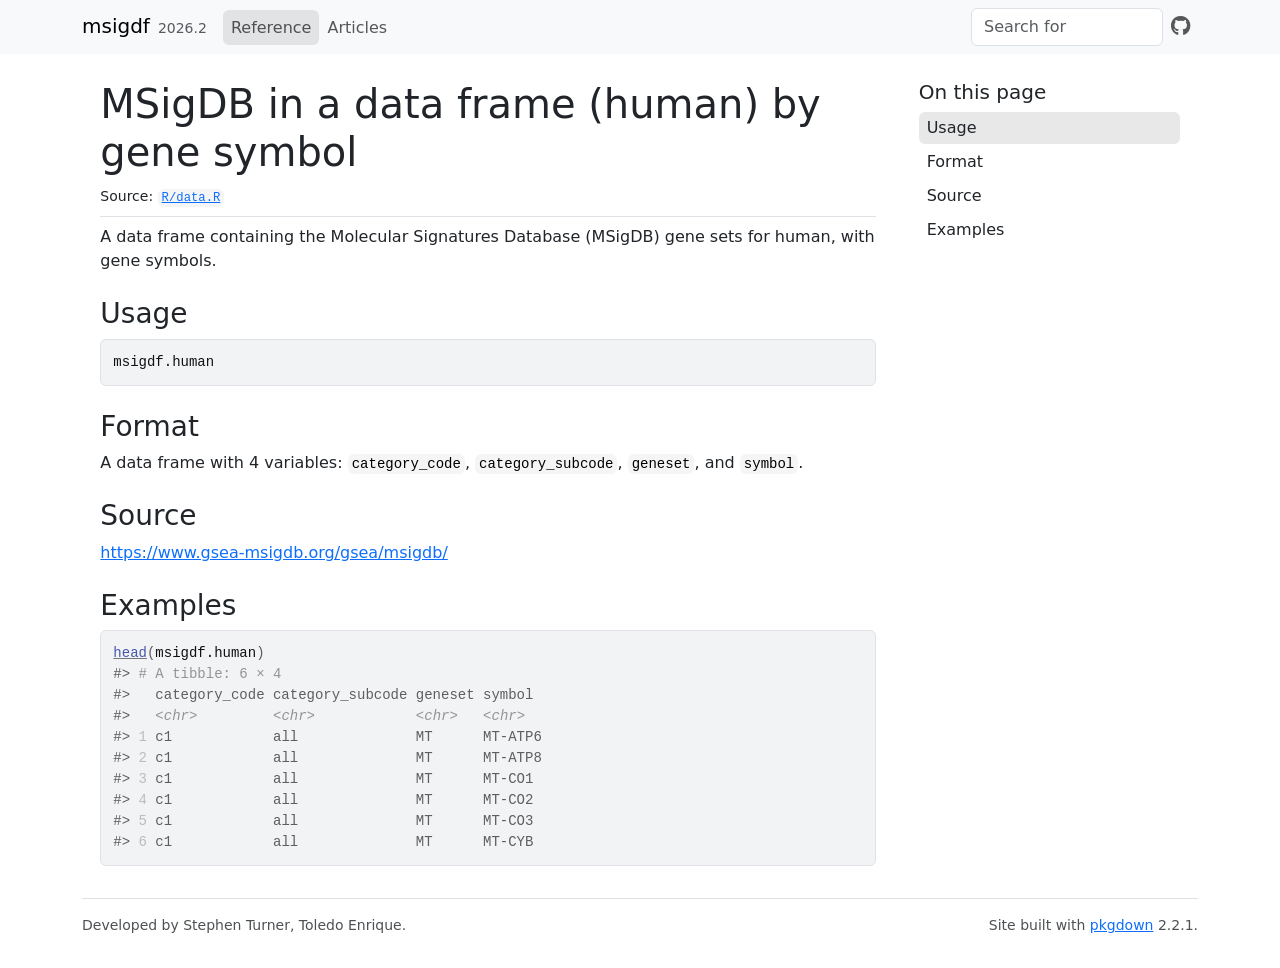
<file: reference/msigdf.human.html>
<!DOCTYPE html>
<!-- Generated by pkgdown: do not edit by hand --><html lang="en"><head><meta http-equiv="Content-Type" content="text/html; charset=UTF-8"><meta charset="utf-8"><meta http-equiv="X-UA-Compatible" content="IE=edge"><meta name="viewport" content="width=device-width, initial-scale=1, shrink-to-fit=no"><title>MSigDB in a data frame (human) by gene symbol — msigdf.human • msigdf</title><script src="../deps/jquery-3.6.0/jquery-3.6.0.min.js"></script><meta name="viewport" content="width=device-width, initial-scale=1, shrink-to-fit=no"><link href="../deps/bootstrap-5.3.8/bootstrap.min.css" rel="stylesheet"><script src="../deps/bootstrap-5.3.8/bootstrap.bundle.min.js"></script><link href="../deps/font-awesome-6.5.2/css/all.min.css" rel="stylesheet"><link href="../deps/font-awesome-6.5.2/css/v4-shims.min.css" rel="stylesheet"><script src="../deps/headroom-0.11.0/headroom.min.js"></script><script src="../deps/headroom-0.11.0/jQuery.headroom.min.js"></script><script src="../deps/bootstrap-toc-1.0.1/bootstrap-toc.min.js"></script><script src="../deps/clipboard.js-2.0.11/clipboard.min.js"></script><script src="../deps/search-1.0.0/autocomplete.jquery.min.js"></script><script src="../deps/search-1.0.0/fuse.min.js"></script><script src="../deps/search-1.0.0/mark.min.js"></script><!-- pkgdown --><script src="../pkgdown.js"></script><meta property="og:title" content="MSigDB in a data frame (human) by gene symbol — msigdf.human"><meta name="description" content="A data frame containing the Molecular Signatures Database (MSigDB) gene sets for human, with gene symbols."><meta property="og:description" content="A data frame containing the Molecular Signatures Database (MSigDB) gene sets for human, with gene symbols."><script data-goatcounter="https://etoledo.goatcounter.com/count" async src="//gc.zgo.at/count.js"></script></head><body>
    <a href="#main" class="visually-hidden-focusable">Skip to contents</a>


    <nav class="navbar navbar-expand-lg fixed-top bg-light" data-bs-theme="light" aria-label="Site navigation"><div class="container">

    <a class="navbar-brand me-2" href="../index.html">msigdf</a>

    <small class="nav-text text-muted me-auto" data-bs-toggle="tooltip" data-bs-placement="bottom" title="">2026.2</small>


    <button class="navbar-toggler" type="button" data-bs-toggle="collapse" data-bs-target="#navbar" aria-controls="navbar" aria-expanded="false" aria-label="Toggle navigation">
      <span class="navbar-toggler-icon"></span>
    </button>

    <div id="navbar" class="collapse navbar-collapse ms-3">
      <ul class="navbar-nav me-auto"><li class="active nav-item"><a class="nav-link" href="../reference/index.html">Reference</a></li>
<li class="nav-item"><a class="nav-link" href="../articles/index.html">Articles</a></li>
      </ul><ul class="navbar-nav"><li class="nav-item"><form class="form-inline" role="search">
 <input class="form-control" type="search" name="search-input" id="search-input" autocomplete="off" aria-label="Search site" placeholder="Search for" data-search-index="../search.json"></form></li>
<li class="nav-item"><a class="external-link nav-link" href="https://github.com/ToledoEM/msigdf/" aria-label="GitHub"><span class="fa fab fa-github fa-lg"></span></a></li>
      </ul></div>


  </div>
</nav><div class="container template-reference-topic">
<div class="row">
  <main id="main" class="col-md-9"><div class="page-header">

      <h1>MSigDB in a data frame (human) by gene symbol</h1>
      <small class="dont-index">Source: <a href="https://github.com/ToledoEM/msigdf/blob/v2026.2/R/data.R" class="external-link"><code>R/data.R</code></a></small>
      <div class="d-none name"><code>msigdf.human.Rd</code></div>
    </div>

    <div class="ref-description section level2">
    <p>A data frame containing the Molecular Signatures Database (MSigDB) gene sets for human, with gene symbols.</p>
    </div>

    <div class="section level2">
    <h2 id="ref-usage">Usage<a class="anchor" aria-label="anchor" href="#ref-usage"></a></h2>
    <div class="sourceCode"><pre class="sourceCode r"><code><span><span class="va">msigdf.human</span></span></code></pre></div>
    </div>

    <div class="section level2">
    <h2 id="format">Format<a class="anchor" aria-label="anchor" href="#format"></a></h2>
    <p>A data frame with 4 variables: <code>category_code</code>,
  <code>category_subcode</code>, <code>geneset</code>, and <code>symbol</code>.</p>
    </div>
    <div class="section level2">
    <h2 id="source">Source<a class="anchor" aria-label="anchor" href="#source"></a></h2>
    <p><a href="https://www.gsea-msigdb.org/gsea/msigdb/" class="external-link">https://www.gsea-msigdb.org/gsea/msigdb/</a></p>
    </div>

    <div class="section level2">
    <h2 id="ref-examples">Examples<a class="anchor" aria-label="anchor" href="#ref-examples"></a></h2>
    <div class="sourceCode"><pre class="sourceCode r"><code><span class="r-in"><span><span class="fu"><a href="https://rdrr.io/r/utils/head.html" class="external-link">head</a></span><span class="op">(</span><span class="va">msigdf.human</span><span class="op">)</span></span></span>
<span class="r-out co"><span class="r-pr">#&gt;</span> <span style="color: #949494;"># A tibble: 6 × 4</span></span>
<span class="r-out co"><span class="r-pr">#&gt;</span>   category_code category_subcode geneset symbol </span>
<span class="r-out co"><span class="r-pr">#&gt;</span>   <span style="color: #949494; font-style: italic;">&lt;chr&gt;</span>         <span style="color: #949494; font-style: italic;">&lt;chr&gt;</span>            <span style="color: #949494; font-style: italic;">&lt;chr&gt;</span>   <span style="color: #949494; font-style: italic;">&lt;chr&gt;</span>  </span>
<span class="r-out co"><span class="r-pr">#&gt;</span> <span style="color: #BCBCBC;">1</span> c1            all              MT      MT-ATP6</span>
<span class="r-out co"><span class="r-pr">#&gt;</span> <span style="color: #BCBCBC;">2</span> c1            all              MT      MT-ATP8</span>
<span class="r-out co"><span class="r-pr">#&gt;</span> <span style="color: #BCBCBC;">3</span> c1            all              MT      MT-CO1 </span>
<span class="r-out co"><span class="r-pr">#&gt;</span> <span style="color: #BCBCBC;">4</span> c1            all              MT      MT-CO2 </span>
<span class="r-out co"><span class="r-pr">#&gt;</span> <span style="color: #BCBCBC;">5</span> c1            all              MT      MT-CO3 </span>
<span class="r-out co"><span class="r-pr">#&gt;</span> <span style="color: #BCBCBC;">6</span> c1            all              MT      MT-CYB </span>
</code></pre></div>
    </div>
  </main><aside class="col-md-3"><nav id="toc" aria-label="Table of contents"><h2>On this page</h2>
    </nav></aside></div>


    <footer><div class="pkgdown-footer-left">
  <p>Developed by Stephen Turner, Toledo Enrique.</p>
</div>

<div class="pkgdown-footer-right">
  <p>Site built with <a href="https://pkgdown.r-lib.org/" class="external-link">pkgdown</a> 2.2.1.</p>
</div>

    </footer></div>





  </body></html>
</file>
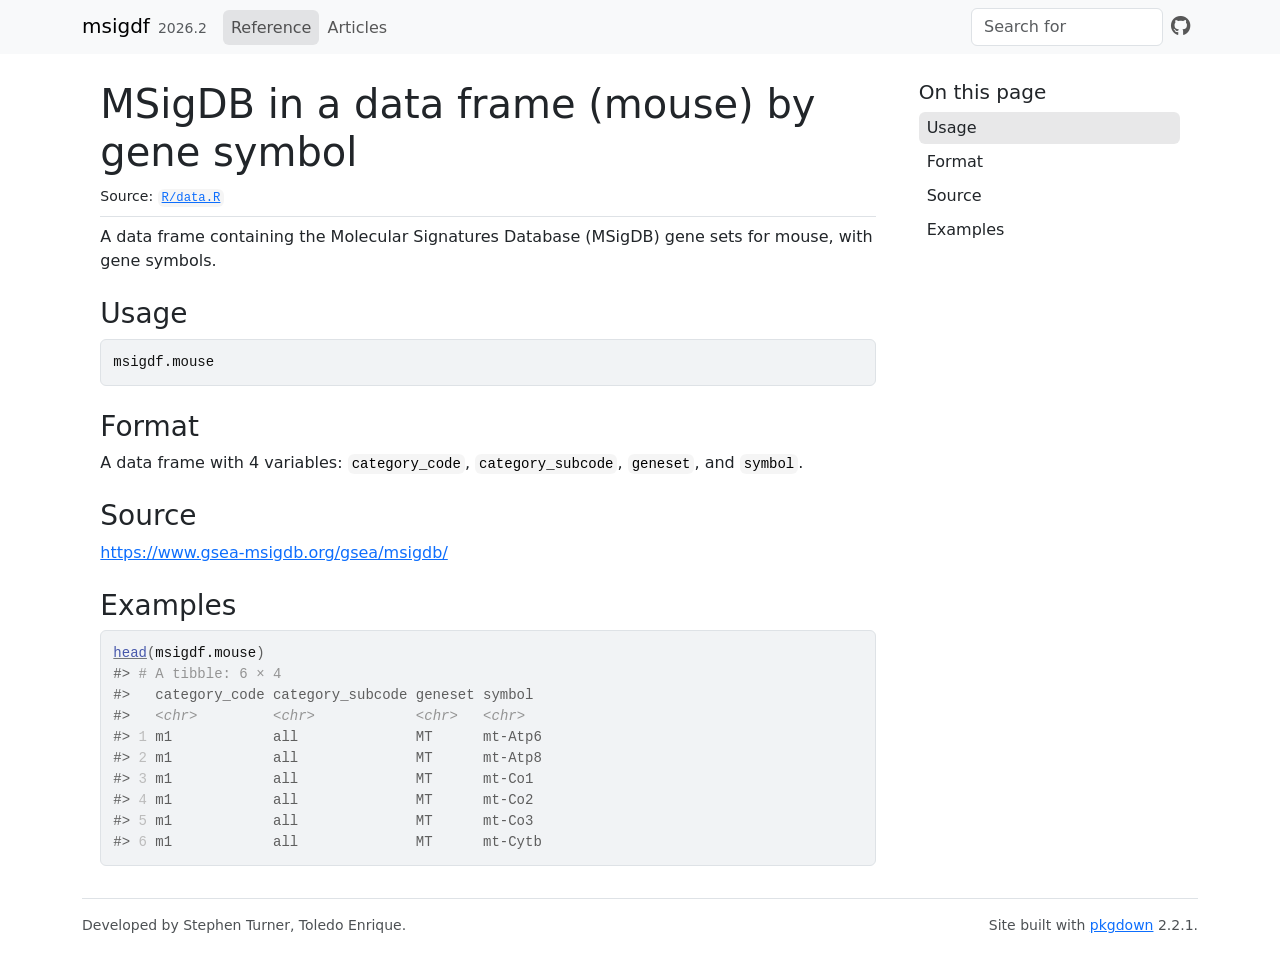
<file: reference/msigdf.mouse.html>
<!DOCTYPE html>
<!-- Generated by pkgdown: do not edit by hand --><html lang="en"><head><meta http-equiv="Content-Type" content="text/html; charset=UTF-8"><meta charset="utf-8"><meta http-equiv="X-UA-Compatible" content="IE=edge"><meta name="viewport" content="width=device-width, initial-scale=1, shrink-to-fit=no"><title>MSigDB in a data frame (mouse) by gene symbol — msigdf.mouse • msigdf</title><script src="../deps/jquery-3.6.0/jquery-3.6.0.min.js"></script><meta name="viewport" content="width=device-width, initial-scale=1, shrink-to-fit=no"><link href="../deps/bootstrap-5.3.8/bootstrap.min.css" rel="stylesheet"><script src="../deps/bootstrap-5.3.8/bootstrap.bundle.min.js"></script><link href="../deps/font-awesome-6.5.2/css/all.min.css" rel="stylesheet"><link href="../deps/font-awesome-6.5.2/css/v4-shims.min.css" rel="stylesheet"><script src="../deps/headroom-0.11.0/headroom.min.js"></script><script src="../deps/headroom-0.11.0/jQuery.headroom.min.js"></script><script src="../deps/bootstrap-toc-1.0.1/bootstrap-toc.min.js"></script><script src="../deps/clipboard.js-2.0.11/clipboard.min.js"></script><script src="../deps/search-1.0.0/autocomplete.jquery.min.js"></script><script src="../deps/search-1.0.0/fuse.min.js"></script><script src="../deps/search-1.0.0/mark.min.js"></script><!-- pkgdown --><script src="../pkgdown.js"></script><meta property="og:title" content="MSigDB in a data frame (mouse) by gene symbol — msigdf.mouse"><meta name="description" content="A data frame containing the Molecular Signatures Database (MSigDB) gene sets for mouse, with gene symbols."><meta property="og:description" content="A data frame containing the Molecular Signatures Database (MSigDB) gene sets for mouse, with gene symbols."><script data-goatcounter="https://etoledo.goatcounter.com/count" async src="//gc.zgo.at/count.js"></script></head><body>
    <a href="#main" class="visually-hidden-focusable">Skip to contents</a>


    <nav class="navbar navbar-expand-lg fixed-top bg-light" data-bs-theme="light" aria-label="Site navigation"><div class="container">

    <a class="navbar-brand me-2" href="../index.html">msigdf</a>

    <small class="nav-text text-muted me-auto" data-bs-toggle="tooltip" data-bs-placement="bottom" title="">2026.2</small>


    <button class="navbar-toggler" type="button" data-bs-toggle="collapse" data-bs-target="#navbar" aria-controls="navbar" aria-expanded="false" aria-label="Toggle navigation">
      <span class="navbar-toggler-icon"></span>
    </button>

    <div id="navbar" class="collapse navbar-collapse ms-3">
      <ul class="navbar-nav me-auto"><li class="active nav-item"><a class="nav-link" href="../reference/index.html">Reference</a></li>
<li class="nav-item"><a class="nav-link" href="../articles/index.html">Articles</a></li>
      </ul><ul class="navbar-nav"><li class="nav-item"><form class="form-inline" role="search">
 <input class="form-control" type="search" name="search-input" id="search-input" autocomplete="off" aria-label="Search site" placeholder="Search for" data-search-index="../search.json"></form></li>
<li class="nav-item"><a class="external-link nav-link" href="https://github.com/ToledoEM/msigdf/" aria-label="GitHub"><span class="fa fab fa-github fa-lg"></span></a></li>
      </ul></div>


  </div>
</nav><div class="container template-reference-topic">
<div class="row">
  <main id="main" class="col-md-9"><div class="page-header">

      <h1>MSigDB in a data frame (mouse) by gene symbol</h1>
      <small class="dont-index">Source: <a href="https://github.com/ToledoEM/msigdf/blob/v2026.2/R/data.R" class="external-link"><code>R/data.R</code></a></small>
      <div class="d-none name"><code>msigdf.mouse.Rd</code></div>
    </div>

    <div class="ref-description section level2">
    <p>A data frame containing the Molecular Signatures Database (MSigDB) gene sets for mouse, with gene symbols.</p>
    </div>

    <div class="section level2">
    <h2 id="ref-usage">Usage<a class="anchor" aria-label="anchor" href="#ref-usage"></a></h2>
    <div class="sourceCode"><pre class="sourceCode r"><code><span><span class="va">msigdf.mouse</span></span></code></pre></div>
    </div>

    <div class="section level2">
    <h2 id="format">Format<a class="anchor" aria-label="anchor" href="#format"></a></h2>
    <p>A data frame with 4 variables: <code>category_code</code>,
  <code>category_subcode</code>, <code>geneset</code>, and <code>symbol</code>.</p>
    </div>
    <div class="section level2">
    <h2 id="source">Source<a class="anchor" aria-label="anchor" href="#source"></a></h2>
    <p><a href="https://www.gsea-msigdb.org/gsea/msigdb/" class="external-link">https://www.gsea-msigdb.org/gsea/msigdb/</a></p>
    </div>

    <div class="section level2">
    <h2 id="ref-examples">Examples<a class="anchor" aria-label="anchor" href="#ref-examples"></a></h2>
    <div class="sourceCode"><pre class="sourceCode r"><code><span class="r-in"><span><span class="fu"><a href="https://rdrr.io/r/utils/head.html" class="external-link">head</a></span><span class="op">(</span><span class="va">msigdf.mouse</span><span class="op">)</span></span></span>
<span class="r-out co"><span class="r-pr">#&gt;</span> <span style="color: #949494;"># A tibble: 6 × 4</span></span>
<span class="r-out co"><span class="r-pr">#&gt;</span>   category_code category_subcode geneset symbol </span>
<span class="r-out co"><span class="r-pr">#&gt;</span>   <span style="color: #949494; font-style: italic;">&lt;chr&gt;</span>         <span style="color: #949494; font-style: italic;">&lt;chr&gt;</span>            <span style="color: #949494; font-style: italic;">&lt;chr&gt;</span>   <span style="color: #949494; font-style: italic;">&lt;chr&gt;</span>  </span>
<span class="r-out co"><span class="r-pr">#&gt;</span> <span style="color: #BCBCBC;">1</span> m1            all              MT      mt-Atp6</span>
<span class="r-out co"><span class="r-pr">#&gt;</span> <span style="color: #BCBCBC;">2</span> m1            all              MT      mt-Atp8</span>
<span class="r-out co"><span class="r-pr">#&gt;</span> <span style="color: #BCBCBC;">3</span> m1            all              MT      mt-Co1 </span>
<span class="r-out co"><span class="r-pr">#&gt;</span> <span style="color: #BCBCBC;">4</span> m1            all              MT      mt-Co2 </span>
<span class="r-out co"><span class="r-pr">#&gt;</span> <span style="color: #BCBCBC;">5</span> m1            all              MT      mt-Co3 </span>
<span class="r-out co"><span class="r-pr">#&gt;</span> <span style="color: #BCBCBC;">6</span> m1            all              MT      mt-Cytb</span>
</code></pre></div>
    </div>
  </main><aside class="col-md-3"><nav id="toc" aria-label="Table of contents"><h2>On this page</h2>
    </nav></aside></div>


    <footer><div class="pkgdown-footer-left">
  <p>Developed by Stephen Turner, Toledo Enrique.</p>
</div>

<div class="pkgdown-footer-right">
  <p>Site built with <a href="https://pkgdown.r-lib.org/" class="external-link">pkgdown</a> 2.2.1.</p>
</div>

    </footer></div>





  </body></html>
</file>
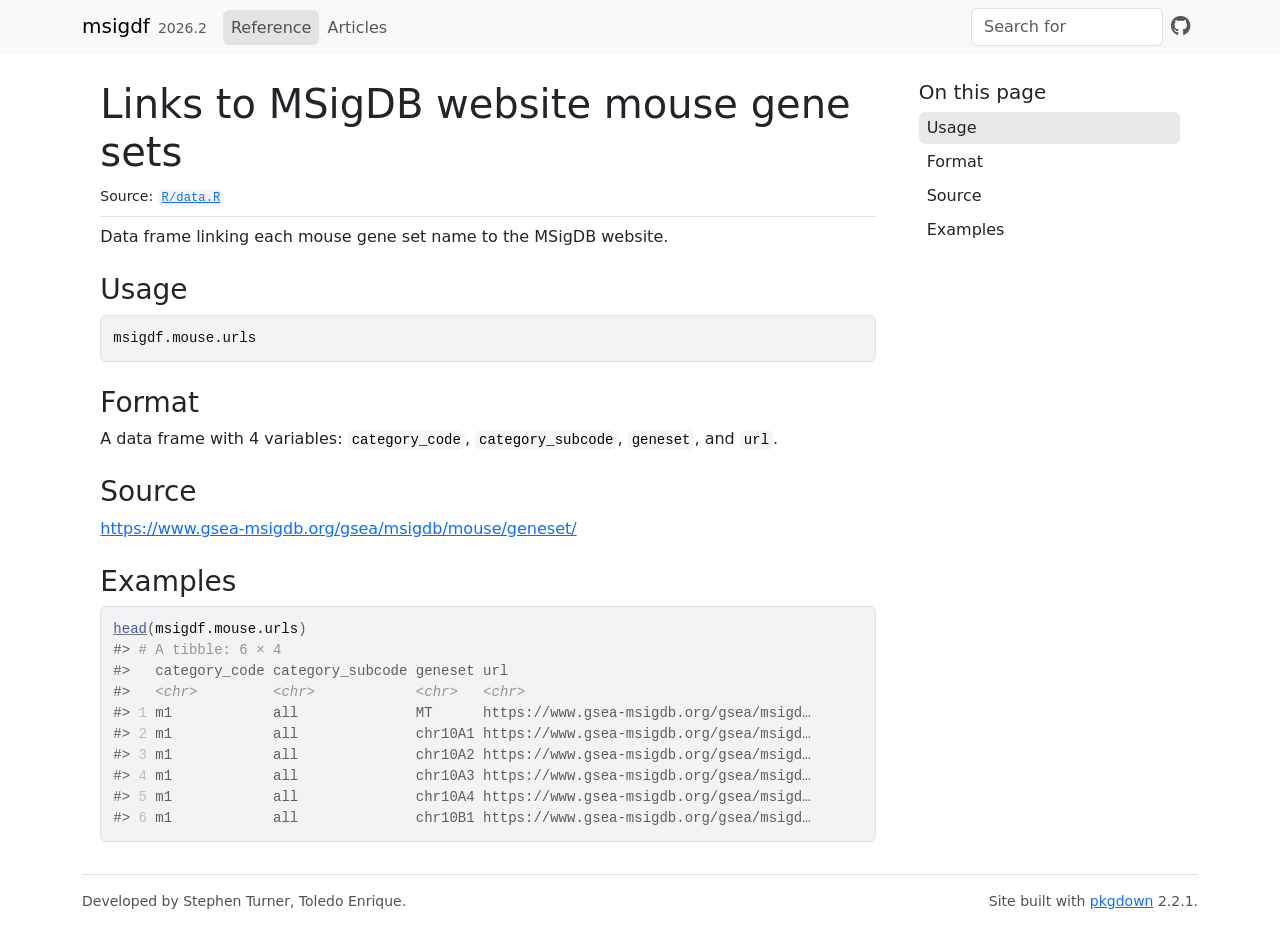
<file: reference/msigdf.mouse.urls.html>
<!DOCTYPE html>
<!-- Generated by pkgdown: do not edit by hand --><html lang="en"><head><meta http-equiv="Content-Type" content="text/html; charset=UTF-8"><meta charset="utf-8"><meta http-equiv="X-UA-Compatible" content="IE=edge"><meta name="viewport" content="width=device-width, initial-scale=1, shrink-to-fit=no"><title>Links to MSigDB website mouse gene sets — msigdf.mouse.urls • msigdf</title><script src="../deps/jquery-3.6.0/jquery-3.6.0.min.js"></script><meta name="viewport" content="width=device-width, initial-scale=1, shrink-to-fit=no"><link href="../deps/bootstrap-5.3.8/bootstrap.min.css" rel="stylesheet"><script src="../deps/bootstrap-5.3.8/bootstrap.bundle.min.js"></script><link href="../deps/font-awesome-6.5.2/css/all.min.css" rel="stylesheet"><link href="../deps/font-awesome-6.5.2/css/v4-shims.min.css" rel="stylesheet"><script src="../deps/headroom-0.11.0/headroom.min.js"></script><script src="../deps/headroom-0.11.0/jQuery.headroom.min.js"></script><script src="../deps/bootstrap-toc-1.0.1/bootstrap-toc.min.js"></script><script src="../deps/clipboard.js-2.0.11/clipboard.min.js"></script><script src="../deps/search-1.0.0/autocomplete.jquery.min.js"></script><script src="../deps/search-1.0.0/fuse.min.js"></script><script src="../deps/search-1.0.0/mark.min.js"></script><!-- pkgdown --><script src="../pkgdown.js"></script><meta property="og:title" content="Links to MSigDB website mouse gene sets — msigdf.mouse.urls"><meta name="description" content="Data frame linking each mouse gene set name to the MSigDB website."><meta property="og:description" content="Data frame linking each mouse gene set name to the MSigDB website."><script data-goatcounter="https://etoledo.goatcounter.com/count" async src="//gc.zgo.at/count.js"></script></head><body>
    <a href="#main" class="visually-hidden-focusable">Skip to contents</a>


    <nav class="navbar navbar-expand-lg fixed-top bg-light" data-bs-theme="light" aria-label="Site navigation"><div class="container">

    <a class="navbar-brand me-2" href="../index.html">msigdf</a>

    <small class="nav-text text-muted me-auto" data-bs-toggle="tooltip" data-bs-placement="bottom" title="">2026.2</small>


    <button class="navbar-toggler" type="button" data-bs-toggle="collapse" data-bs-target="#navbar" aria-controls="navbar" aria-expanded="false" aria-label="Toggle navigation">
      <span class="navbar-toggler-icon"></span>
    </button>

    <div id="navbar" class="collapse navbar-collapse ms-3">
      <ul class="navbar-nav me-auto"><li class="active nav-item"><a class="nav-link" href="../reference/index.html">Reference</a></li>
<li class="nav-item"><a class="nav-link" href="../articles/index.html">Articles</a></li>
      </ul><ul class="navbar-nav"><li class="nav-item"><form class="form-inline" role="search">
 <input class="form-control" type="search" name="search-input" id="search-input" autocomplete="off" aria-label="Search site" placeholder="Search for" data-search-index="../search.json"></form></li>
<li class="nav-item"><a class="external-link nav-link" href="https://github.com/ToledoEM/msigdf/" aria-label="GitHub"><span class="fa fab fa-github fa-lg"></span></a></li>
      </ul></div>


  </div>
</nav><div class="container template-reference-topic">
<div class="row">
  <main id="main" class="col-md-9"><div class="page-header">

      <h1>Links to MSigDB website mouse gene sets</h1>
      <small class="dont-index">Source: <a href="https://github.com/ToledoEM/msigdf/blob/v2026.2/R/data.R" class="external-link"><code>R/data.R</code></a></small>
      <div class="d-none name"><code>msigdf.mouse.urls.Rd</code></div>
    </div>

    <div class="ref-description section level2">
    <p>Data frame linking each mouse gene set name to the MSigDB website.</p>
    </div>

    <div class="section level2">
    <h2 id="ref-usage">Usage<a class="anchor" aria-label="anchor" href="#ref-usage"></a></h2>
    <div class="sourceCode"><pre class="sourceCode r"><code><span><span class="va">msigdf.mouse.urls</span></span></code></pre></div>
    </div>

    <div class="section level2">
    <h2 id="format">Format<a class="anchor" aria-label="anchor" href="#format"></a></h2>
    <p>A data frame with 4 variables: <code>category_code</code>, <code>category_subcode</code>, <code>geneset</code>, and <code>url</code>.</p>
    </div>
    <div class="section level2">
    <h2 id="source">Source<a class="anchor" aria-label="anchor" href="#source"></a></h2>
    <p><a href="https://www.gsea-msigdb.org/gsea/msigdb/mouse/geneset/" class="external-link">https://www.gsea-msigdb.org/gsea/msigdb/mouse/geneset/</a></p>
    </div>

    <div class="section level2">
    <h2 id="ref-examples">Examples<a class="anchor" aria-label="anchor" href="#ref-examples"></a></h2>
    <div class="sourceCode"><pre class="sourceCode r"><code><span class="r-in"><span><span class="fu"><a href="https://rdrr.io/r/utils/head.html" class="external-link">head</a></span><span class="op">(</span><span class="va">msigdf.mouse.urls</span><span class="op">)</span></span></span>
<span class="r-out co"><span class="r-pr">#&gt;</span> <span style="color: #949494;"># A tibble: 6 × 4</span></span>
<span class="r-out co"><span class="r-pr">#&gt;</span>   category_code category_subcode geneset url                                    </span>
<span class="r-out co"><span class="r-pr">#&gt;</span>   <span style="color: #949494; font-style: italic;">&lt;chr&gt;</span>         <span style="color: #949494; font-style: italic;">&lt;chr&gt;</span>            <span style="color: #949494; font-style: italic;">&lt;chr&gt;</span>   <span style="color: #949494; font-style: italic;">&lt;chr&gt;</span>                                  </span>
<span class="r-out co"><span class="r-pr">#&gt;</span> <span style="color: #BCBCBC;">1</span> m1            all              MT      https://www.gsea-msigdb.org/gsea/msigd…</span>
<span class="r-out co"><span class="r-pr">#&gt;</span> <span style="color: #BCBCBC;">2</span> m1            all              chr10A1 https://www.gsea-msigdb.org/gsea/msigd…</span>
<span class="r-out co"><span class="r-pr">#&gt;</span> <span style="color: #BCBCBC;">3</span> m1            all              chr10A2 https://www.gsea-msigdb.org/gsea/msigd…</span>
<span class="r-out co"><span class="r-pr">#&gt;</span> <span style="color: #BCBCBC;">4</span> m1            all              chr10A3 https://www.gsea-msigdb.org/gsea/msigd…</span>
<span class="r-out co"><span class="r-pr">#&gt;</span> <span style="color: #BCBCBC;">5</span> m1            all              chr10A4 https://www.gsea-msigdb.org/gsea/msigd…</span>
<span class="r-out co"><span class="r-pr">#&gt;</span> <span style="color: #BCBCBC;">6</span> m1            all              chr10B1 https://www.gsea-msigdb.org/gsea/msigd…</span>
</code></pre></div>
    </div>
  </main><aside class="col-md-3"><nav id="toc" aria-label="Table of contents"><h2>On this page</h2>
    </nav></aside></div>


    <footer><div class="pkgdown-footer-left">
  <p>Developed by Stephen Turner, Toledo Enrique.</p>
</div>

<div class="pkgdown-footer-right">
  <p>Site built with <a href="https://pkgdown.r-lib.org/" class="external-link">pkgdown</a> 2.2.1.</p>
</div>

    </footer></div>





  </body></html>
</file>
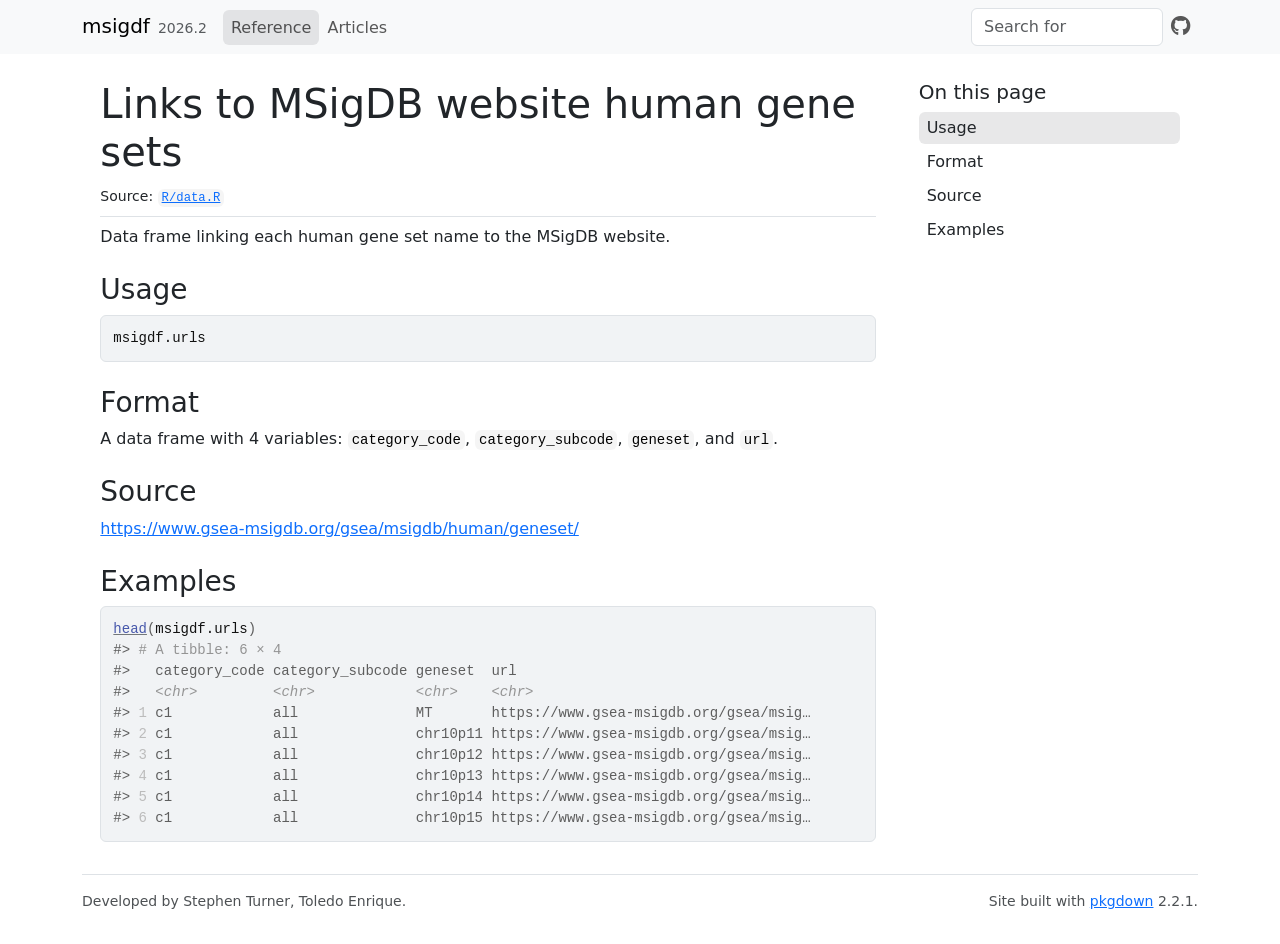
<file: reference/msigdf.urls.html>
<!DOCTYPE html>
<!-- Generated by pkgdown: do not edit by hand --><html lang="en"><head><meta http-equiv="Content-Type" content="text/html; charset=UTF-8"><meta charset="utf-8"><meta http-equiv="X-UA-Compatible" content="IE=edge"><meta name="viewport" content="width=device-width, initial-scale=1, shrink-to-fit=no"><title>Links to MSigDB website human gene sets — msigdf.urls • msigdf</title><script src="../deps/jquery-3.6.0/jquery-3.6.0.min.js"></script><meta name="viewport" content="width=device-width, initial-scale=1, shrink-to-fit=no"><link href="../deps/bootstrap-5.3.8/bootstrap.min.css" rel="stylesheet"><script src="../deps/bootstrap-5.3.8/bootstrap.bundle.min.js"></script><link href="../deps/font-awesome-6.5.2/css/all.min.css" rel="stylesheet"><link href="../deps/font-awesome-6.5.2/css/v4-shims.min.css" rel="stylesheet"><script src="../deps/headroom-0.11.0/headroom.min.js"></script><script src="../deps/headroom-0.11.0/jQuery.headroom.min.js"></script><script src="../deps/bootstrap-toc-1.0.1/bootstrap-toc.min.js"></script><script src="../deps/clipboard.js-2.0.11/clipboard.min.js"></script><script src="../deps/search-1.0.0/autocomplete.jquery.min.js"></script><script src="../deps/search-1.0.0/fuse.min.js"></script><script src="../deps/search-1.0.0/mark.min.js"></script><!-- pkgdown --><script src="../pkgdown.js"></script><meta property="og:title" content="Links to MSigDB website human gene sets — msigdf.urls"><meta name="description" content="Data frame linking each human gene set name to the MSigDB website."><meta property="og:description" content="Data frame linking each human gene set name to the MSigDB website."><script data-goatcounter="https://etoledo.goatcounter.com/count" async src="//gc.zgo.at/count.js"></script></head><body>
    <a href="#main" class="visually-hidden-focusable">Skip to contents</a>


    <nav class="navbar navbar-expand-lg fixed-top bg-light" data-bs-theme="light" aria-label="Site navigation"><div class="container">

    <a class="navbar-brand me-2" href="../index.html">msigdf</a>

    <small class="nav-text text-muted me-auto" data-bs-toggle="tooltip" data-bs-placement="bottom" title="">2026.2</small>


    <button class="navbar-toggler" type="button" data-bs-toggle="collapse" data-bs-target="#navbar" aria-controls="navbar" aria-expanded="false" aria-label="Toggle navigation">
      <span class="navbar-toggler-icon"></span>
    </button>

    <div id="navbar" class="collapse navbar-collapse ms-3">
      <ul class="navbar-nav me-auto"><li class="active nav-item"><a class="nav-link" href="../reference/index.html">Reference</a></li>
<li class="nav-item"><a class="nav-link" href="../articles/index.html">Articles</a></li>
      </ul><ul class="navbar-nav"><li class="nav-item"><form class="form-inline" role="search">
 <input class="form-control" type="search" name="search-input" id="search-input" autocomplete="off" aria-label="Search site" placeholder="Search for" data-search-index="../search.json"></form></li>
<li class="nav-item"><a class="external-link nav-link" href="https://github.com/ToledoEM/msigdf/" aria-label="GitHub"><span class="fa fab fa-github fa-lg"></span></a></li>
      </ul></div>


  </div>
</nav><div class="container template-reference-topic">
<div class="row">
  <main id="main" class="col-md-9"><div class="page-header">

      <h1>Links to MSigDB website human gene sets</h1>
      <small class="dont-index">Source: <a href="https://github.com/ToledoEM/msigdf/blob/v2026.2/R/data.R" class="external-link"><code>R/data.R</code></a></small>
      <div class="d-none name"><code>msigdf.urls.Rd</code></div>
    </div>

    <div class="ref-description section level2">
    <p>Data frame linking each human gene set name to the MSigDB website.</p>
    </div>

    <div class="section level2">
    <h2 id="ref-usage">Usage<a class="anchor" aria-label="anchor" href="#ref-usage"></a></h2>
    <div class="sourceCode"><pre class="sourceCode r"><code><span><span class="va">msigdf.urls</span></span></code></pre></div>
    </div>

    <div class="section level2">
    <h2 id="format">Format<a class="anchor" aria-label="anchor" href="#format"></a></h2>
    <p>A data frame with 4 variables: <code>category_code</code>, <code>category_subcode</code>, <code>geneset</code>, and <code>url</code>.</p>
    </div>
    <div class="section level2">
    <h2 id="source">Source<a class="anchor" aria-label="anchor" href="#source"></a></h2>
    <p><a href="https://www.gsea-msigdb.org/gsea/msigdb/human/geneset/" class="external-link">https://www.gsea-msigdb.org/gsea/msigdb/human/geneset/</a></p>
    </div>

    <div class="section level2">
    <h2 id="ref-examples">Examples<a class="anchor" aria-label="anchor" href="#ref-examples"></a></h2>
    <div class="sourceCode"><pre class="sourceCode r"><code><span class="r-in"><span><span class="fu"><a href="https://rdrr.io/r/utils/head.html" class="external-link">head</a></span><span class="op">(</span><span class="va">msigdf.urls</span><span class="op">)</span></span></span>
<span class="r-out co"><span class="r-pr">#&gt;</span> <span style="color: #949494;"># A tibble: 6 × 4</span></span>
<span class="r-out co"><span class="r-pr">#&gt;</span>   category_code category_subcode geneset  url                                   </span>
<span class="r-out co"><span class="r-pr">#&gt;</span>   <span style="color: #949494; font-style: italic;">&lt;chr&gt;</span>         <span style="color: #949494; font-style: italic;">&lt;chr&gt;</span>            <span style="color: #949494; font-style: italic;">&lt;chr&gt;</span>    <span style="color: #949494; font-style: italic;">&lt;chr&gt;</span>                                 </span>
<span class="r-out co"><span class="r-pr">#&gt;</span> <span style="color: #BCBCBC;">1</span> c1            all              MT       https://www.gsea-msigdb.org/gsea/msig…</span>
<span class="r-out co"><span class="r-pr">#&gt;</span> <span style="color: #BCBCBC;">2</span> c1            all              chr10p11 https://www.gsea-msigdb.org/gsea/msig…</span>
<span class="r-out co"><span class="r-pr">#&gt;</span> <span style="color: #BCBCBC;">3</span> c1            all              chr10p12 https://www.gsea-msigdb.org/gsea/msig…</span>
<span class="r-out co"><span class="r-pr">#&gt;</span> <span style="color: #BCBCBC;">4</span> c1            all              chr10p13 https://www.gsea-msigdb.org/gsea/msig…</span>
<span class="r-out co"><span class="r-pr">#&gt;</span> <span style="color: #BCBCBC;">5</span> c1            all              chr10p14 https://www.gsea-msigdb.org/gsea/msig…</span>
<span class="r-out co"><span class="r-pr">#&gt;</span> <span style="color: #BCBCBC;">6</span> c1            all              chr10p15 https://www.gsea-msigdb.org/gsea/msig…</span>
</code></pre></div>
    </div>
  </main><aside class="col-md-3"><nav id="toc" aria-label="Table of contents"><h2>On this page</h2>
    </nav></aside></div>


    <footer><div class="pkgdown-footer-left">
  <p>Developed by Stephen Turner, Toledo Enrique.</p>
</div>

<div class="pkgdown-footer-right">
  <p>Site built with <a href="https://pkgdown.r-lib.org/" class="external-link">pkgdown</a> 2.2.1.</p>
</div>

    </footer></div>





  </body></html>
</file>
<file: deps/font-awesome-6.5.2/css/v4-shims.min.css>
/*!
 * Font Awesome Free 6.5.2 by @fontawesome - https://fontawesome.com
 * License - https://fontawesome.com/license/free (Icons: CC BY 4.0, Fonts: SIL OFL 1.1, Code: MIT License)
 * Copyright 2024 Fonticons, Inc.
 */
.fa.fa-glass:before{content:"\f000"}.fa.fa-envelope-o{font-family:"Font Awesome 6 Free";font-weight:400}.fa.fa-envelope-o:before{content:"\f0e0"}.fa.fa-star-o{font-family:"Font Awesome 6 Free";font-weight:400}.fa.fa-star-o:before{content:"\f005"}.fa.fa-close:before,.fa.fa-remove:before{content:"\f00d"}.fa.fa-gear:before{content:"\f013"}.fa.fa-trash-o{font-family:"Font Awesome 6 Free";font-weight:400}.fa.fa-trash-o:before{content:"\f2ed"}.fa.fa-home:before{content:"\f015"}.fa.fa-file-o{font-family:"Font Awesome 6 Free";font-weight:400}.fa.fa-file-o:before{content:"\f15b"}.fa.fa-clock-o{font-family:"Font Awesome 6 Free";font-weight:400}.fa.fa-clock-o:before{content:"\f017"}.fa.fa-arrow-circle-o-down{font-family:"Font Awesome 6 Free";font-weight:400}.fa.fa-arrow-circle-o-down:before{content:"\f358"}.fa.fa-arrow-circle-o-up{font-family:"Font Awesome 6 Free";font-weight:400}.fa.fa-arrow-circle-o-up:before{content:"\f35b"}.fa.fa-play-circle-o{font-family:"Font Awesome 6 Free";font-weight:400}.fa.fa-play-circle-o:before{content:"\f144"}.fa.fa-repeat:before,.fa.fa-rotate-right:before{content:"\f01e"}.fa.fa-refresh:before{content:"\f021"}.fa.fa-list-alt{font-family:"Font Awesome 6 Free";font-weight:400}.fa.fa-list-alt:before{content:"\f022"}.fa.fa-dedent:before{content:"\f03b"}.fa.fa-video-camera:before{content:"\f03d"}.fa.fa-picture-o{font-family:"Font Awesome 6 Free";font-weight:400}.fa.fa-picture-o:before{content:"\f03e"}.fa.fa-photo{font-family:"Font Awesome 6 Free";font-weight:400}.fa.fa-photo:before{content:"\f03e"}.fa.fa-image{font-family:"Font Awesome 6 Free";font-weight:400}.fa.fa-image:before{content:"\f03e"}.fa.fa-map-marker:before{content:"\f3c5"}.fa.fa-pencil-square-o{font-family:"Font Awesome 6 Free";font-weight:400}.fa.fa-pencil-square-o:before{content:"\f044"}.fa.fa-edit{font-family:"Font Awesome 6 Free";font-weight:400}.fa.fa-edit:before{content:"\f044"}.fa.fa-share-square-o:before{content:"\f14d"}.fa.fa-check-square-o{font-family:"Font Awesome 6 Free";font-weight:400}.fa.fa-check-square-o:before{content:"\f14a"}.fa.fa-arrows:before{content:"\f0b2"}.fa.fa-times-circle-o{font-family:"Font Awesome 6 Free";font-weight:400}.fa.fa-times-circle-o:before{content:"\f057"}.fa.fa-check-circle-o{font-family:"Font Awesome 6 Free";font-weight:400}.fa.fa-check-circle-o:before{content:"\f058"}.fa.fa-mail-forward:before{content:"\f064"}.fa.fa-expand:before{content:"\f424"}.fa.fa-compress:before{content:"\f422"}.fa.fa-eye,.fa.fa-eye-slash{font-family:"Font Awesome 6 Free";font-weight:400}.fa.fa-warning:before{content:"\f071"}.fa.fa-calendar:before{content:"\f073"}.fa.fa-arrows-v:before{content:"\f338"}.fa.fa-arrows-h:before{content:"\f337"}.fa.fa-bar-chart-o:before,.fa.fa-bar-chart:before{content:"\e0e3"}.fa.fa-twitter-square{font-family:"Font Awesome 6 Brands";font-weight:400}.fa.fa-twitter-square:before{content:"\f081"}.fa.fa-facebook-square{font-family:"Font Awesome 6 Brands";font-weight:400}.fa.fa-facebook-square:before{content:"\f082"}.fa.fa-gears:before{content:"\f085"}.fa.fa-thumbs-o-up{font-family:"Font Awesome 6 Free";font-weight:400}.fa.fa-thumbs-o-up:before{content:"\f164"}.fa.fa-thumbs-o-down{font-family:"Font Awesome 6 Free";font-weight:400}.fa.fa-thumbs-o-down:before{content:"\f165"}.fa.fa-heart-o{font-family:"Font Awesome 6 Free";font-weight:400}.fa.fa-heart-o:before{content:"\f004"}.fa.fa-sign-out:before{content:"\f2f5"}.fa.fa-linkedin-square{font-family:"Font Awesome 6 Brands";font-weight:400}.fa.fa-linkedin-square:before{content:"\f08c"}.fa.fa-thumb-tack:before{content:"\f08d"}.fa.fa-external-link:before{content:"\f35d"}.fa.fa-sign-in:before{content:"\f2f6"}.fa.fa-github-square{font-family:"Font Awesome 6 Brands";font-weight:400}.fa.fa-github-square:before{content:"\f092"}.fa.fa-lemon-o{font-family:"Font Awesome 6 Free";font-weight:400}.fa.fa-lemon-o:before{content:"\f094"}.fa.fa-square-o{font-family:"Font Awesome 6 Free";font-weight:400}.fa.fa-square-o:before{content:"\f0c8"}.fa.fa-bookmark-o{font-family:"Font Awesome 6 Free";font-weight:400}.fa.fa-bookmark-o:before{content:"\f02e"}.fa.fa-facebook,.fa.fa-twitter{font-family:"Font Awesome 6 Brands";font-weight:400}.fa.fa-facebook:before{content:"\f39e"}.fa.fa-facebook-f{font-family:"Font Awesome 6 Brands";font-weight:400}.fa.fa-facebook-f:before{content:"\f39e"}.fa.fa-github{font-family:"Font Awesome 6 Brands";font-weight:400}.fa.fa-credit-card{font-family:"Font Awesome 6 Free";font-weight:400}.fa.fa-feed:before{content:"\f09e"}.fa.fa-hdd-o{font-family:"Font Awesome 6 Free";font-weight:400}.fa.fa-hdd-o:before{content:"\f0a0"}.fa.fa-hand-o-right{font-family:"Font Awesome 6 Free";font-weight:400}.fa.fa-hand-o-right:before{content:"\f0a4"}.fa.fa-hand-o-left{font-family:"Font Awesome 6 Free";font-weight:400}.fa.fa-hand-o-left:before{content:"\f0a5"}.fa.fa-hand-o-up{font-family:"Font Awesome 6 Free";font-weight:400}.fa.fa-hand-o-up:before{content:"\f0a6"}.fa.fa-hand-o-down{font-family:"Font Awesome 6 Free";font-weight:400}.fa.fa-hand-o-down:before{content:"\f0a7"}.fa.fa-globe:before{content:"\f57d"}.fa.fa-tasks:before{content:"\f828"}.fa.fa-arrows-alt:before{content:"\f31e"}.fa.fa-group:before{content:"\f0c0"}.fa.fa-chain:before{content:"\f0c1"}.fa.fa-cut:before{content:"\f0c4"}.fa.fa-files-o{font-family:"Font Awesome 6 Free";font-weight:400}.fa.fa-files-o:before{content:"\f0c5"}.fa.fa-floppy-o{font-family:"Font Awesome 6 Free";font-weight:400}.fa.fa-floppy-o:before{content:"\f0c7"}.fa.fa-save{font-family:"Font Awesome 6 Free";font-weight:400}.fa.fa-save:before{content:"\f0c7"}.fa.fa-navicon:before,.fa.fa-reorder:before{content:"\f0c9"}.fa.fa-magic:before{content:"\e2ca"}.fa.fa-pinterest,.fa.fa-pinterest-square{font-family:"Font Awesome 6 Brands";font-weight:400}.fa.fa-pinterest-square:before{content:"\f0d3"}.fa.fa-google-plus-square{font-family:"Font Awesome 6 Brands";font-weight:400}.fa.fa-google-plus-square:before{content:"\f0d4"}.fa.fa-google-plus{font-family:"Font Awesome 6 Brands";font-weight:400}.fa.fa-google-plus:before{content:"\f0d5"}.fa.fa-money:before{content:"\f3d1"}.fa.fa-unsorted:before{content:"\f0dc"}.fa.fa-sort-desc:before{content:"\f0dd"}.fa.fa-sort-asc:before{content:"\f0de"}.fa.fa-linkedin{font-family:"Font Awesome 6 Brands";font-weight:400}.fa.fa-linkedin:before{content:"\f0e1"}.fa.fa-rotate-left:before{content:"\f0e2"}.fa.fa-legal:before{content:"\f0e3"}.fa.fa-dashboard:before,.fa.fa-tachometer:before{content:"\f625"}.fa.fa-comment-o{font-family:"Font Awesome 6 Free";font-weight:400}.fa.fa-comment-o:before{content:"\f075"}.fa.fa-comments-o{font-family:"Font Awesome 6 Free";font-weight:400}.fa.fa-comments-o:before{content:"\f086"}.fa.fa-flash:before{content:"\f0e7"}.fa.fa-clipboard:before{content:"\f0ea"}.fa.fa-lightbulb-o{font-family:"Font Awesome 6 Free";font-weight:400}.fa.fa-lightbulb-o:before{content:"\f0eb"}.fa.fa-exchange:before{content:"\f362"}.fa.fa-cloud-download:before{content:"\f0ed"}.fa.fa-cloud-upload:before{content:"\f0ee"}.fa.fa-bell-o{font-family:"Font Awesome 6 Free";font-weight:400}.fa.fa-bell-o:before{content:"\f0f3"}.fa.fa-cutlery:before{content:"\f2e7"}.fa.fa-file-text-o{font-family:"Font Awesome 6 Free";font-weight:400}.fa.fa-file-text-o:before{content:"\f15c"}.fa.fa-building-o{font-family:"Font Awesome 6 Free";font-weight:400}.fa.fa-building-o:before{content:"\f1ad"}.fa.fa-hospital-o{font-family:"Font Awesome 6 Free";font-weight:400}.fa.fa-hospital-o:before{content:"\f0f8"}.fa.fa-tablet:before{content:"\f3fa"}.fa.fa-mobile-phone:before,.fa.fa-mobile:before{content:"\f3cd"}.fa.fa-circle-o{font-family:"Font Awesome 6 Free";font-weight:400}.fa.fa-circle-o:before{content:"\f111"}.fa.fa-mail-reply:before{content:"\f3e5"}.fa.fa-github-alt{font-family:"Font Awesome 6 Brands";font-weight:400}.fa.fa-folder-o{font-family:"Font Awesome 6 Free";font-weight:400}.fa.fa-folder-o:before{content:"\f07b"}.fa.fa-folder-open-o{font-family:"Font Awesome 6 Free";font-weight:400}.fa.fa-folder-open-o:before{content:"\f07c"}.fa.fa-smile-o{font-family:"Font Awesome 6 Free";font-weight:400}.fa.fa-smile-o:before{content:"\f118"}.fa.fa-frown-o{font-family:"Font Awesome 6 Free";font-weight:400}.fa.fa-frown-o:before{content:"\f119"}.fa.fa-meh-o{font-family:"Font Awesome 6 Free";font-weight:400}.fa.fa-meh-o:before{content:"\f11a"}.fa.fa-keyboard-o{font-family:"Font Awesome 6 Free";font-weight:400}.fa.fa-keyboard-o:before{content:"\f11c"}.fa.fa-flag-o{font-family:"Font Awesome 6 Free";font-weight:400}.fa.fa-flag-o:before{content:"\f024"}.fa.fa-mail-reply-all:before{content:"\f122"}.fa.fa-star-half-o{font-family:"Font Awesome 6 Free";font-weight:400}.fa.fa-star-half-o:before{content:"\f5c0"}.fa.fa-star-half-empty{font-family:"Font Awesome 6 Free";font-weight:400}.fa.fa-star-half-empty:before{content:"\f5c0"}.fa.fa-star-half-full{font-family:"Font Awesome 6 Free";font-weight:400}.fa.fa-star-half-full:before{content:"\f5c0"}.fa.fa-code-fork:before{content:"\f126"}.fa.fa-chain-broken:before,.fa.fa-unlink:before{content:"\f127"}.fa.fa-calendar-o{font-family:"Font Awesome 6 Free";font-weight:400}.fa.fa-calendar-o:before{content:"\f133"}.fa.fa-css3,.fa.fa-html5,.fa.fa-maxcdn{font-family:"Font Awesome 6 Brands";font-weight:400}.fa.fa-unlock-alt:before{content:"\f09c"}.fa.fa-minus-square-o{font-family:"Font Awesome 6 Free";font-weight:400}.fa.fa-minus-square-o:before{content:"\f146"}.fa.fa-level-up:before{content:"\f3bf"}.fa.fa-level-down:before{content:"\f3be"}.fa.fa-pencil-square:before{content:"\f14b"}.fa.fa-external-link-square:before{content:"\f360"}.fa.fa-compass{font-family:"Font Awesome 6 Free";font-weight:400}.fa.fa-caret-square-o-down{font-family:"Font Awesome 6 Free";font-weight:400}.fa.fa-caret-square-o-down:before{content:"\f150"}.fa.fa-toggle-down{font-family:"Font Awesome 6 Free";font-weight:400}.fa.fa-toggle-down:before{content:"\f150"}.fa.fa-caret-square-o-up{font-family:"Font Awesome 6 Free";font-weight:400}.fa.fa-caret-square-o-up:before{content:"\f151"}.fa.fa-toggle-up{font-family:"Font Awesome 6 Free";font-weight:400}.fa.fa-toggle-up:before{content:"\f151"}.fa.fa-caret-square-o-right{font-family:"Font Awesome 6 Free";font-weight:400}.fa.fa-caret-square-o-right:before{content:"\f152"}.fa.fa-toggle-right{font-family:"Font Awesome 6 Free";font-weight:400}.fa.fa-toggle-right:before{content:"\f152"}.fa.fa-eur:before,.fa.fa-euro:before{content:"\f153"}.fa.fa-gbp:before{content:"\f154"}.fa.fa-dollar:before,.fa.fa-usd:before{content:"\24"}.fa.fa-inr:before,.fa.fa-rupee:before{content:"\e1bc"}.fa.fa-cny:before,.fa.fa-jpy:before,.fa.fa-rmb:before,.fa.fa-yen:before{content:"\f157"}.fa.fa-rouble:before,.fa.fa-rub:before,.fa.fa-ruble:before{content:"\f158"}.fa.fa-krw:before,.fa.fa-won:before{content:"\f159"}.fa.fa-bitcoin,.fa.fa-btc{font-family:"Font Awesome 6 Brands";font-weight:400}.fa.fa-bitcoin:before{content:"\f15a"}.fa.fa-file-text:before{content:"\f15c"}.fa.fa-sort-alpha-asc:before{content:"\f15d"}.fa.fa-sort-alpha-desc:before{content:"\f881"}.fa.fa-sort-amount-asc:before{content:"\f884"}.fa.fa-sort-amount-desc:before{content:"\f160"}.fa.fa-sort-numeric-asc:before{content:"\f162"}.fa.fa-sort-numeric-desc:before{content:"\f886"}.fa.fa-youtube-square{font-family:"Font Awesome 6 Brands";font-weight:400}.fa.fa-youtube-square:before{content:"\f431"}.fa.fa-xing,.fa.fa-xing-square,.fa.fa-youtube{font-family:"Font Awesome 6 Brands";font-weight:400}.fa.fa-xing-square:before{content:"\f169"}.fa.fa-youtube-play{font-family:"Font Awesome 6 Brands";font-weight:400}.fa.fa-youtube-play:before{content:"\f167"}.fa.fa-adn,.fa.fa-bitbucket,.fa.fa-bitbucket-square,.fa.fa-dropbox,.fa.fa-flickr,.fa.fa-instagram,.fa.fa-stack-overflow{font-family:"Font Awesome 6 Brands";font-weight:400}.fa.fa-bitbucket-square:before{content:"\f171"}.fa.fa-tumblr,.fa.fa-tumblr-square{font-family:"Font Awesome 6 Brands";font-weight:400}.fa.fa-tumblr-square:before{content:"\f174"}.fa.fa-long-arrow-down:before{content:"\f309"}.fa.fa-long-arrow-up:before{content:"\f30c"}.fa.fa-long-arrow-left:before{content:"\f30a"}.fa.fa-long-arrow-right:before{content:"\f30b"}.fa.fa-android,.fa.fa-apple,.fa.fa-dribbble,.fa.fa-foursquare,.fa.fa-gittip,.fa.fa-gratipay,.fa.fa-linux,.fa.fa-skype,.fa.fa-trello,.fa.fa-windows{font-family:"Font Awesome 6 Brands";font-weight:400}.fa.fa-gittip:before{content:"\f184"}.fa.fa-sun-o{font-family:"Font Awesome 6 Free";font-weight:400}.fa.fa-sun-o:before{content:"\f185"}.fa.fa-moon-o{font-family:"Font Awesome 6 Free";font-weight:400}.fa.fa-moon-o:before{content:"\f186"}.fa.fa-pagelines,.fa.fa-renren,.fa.fa-stack-exchange,.fa.fa-vk,.fa.fa-weibo{font-family:"Font Awesome 6 Brands";font-weight:400}.fa.fa-arrow-circle-o-right{font-family:"Font Awesome 6 Free";font-weight:400}.fa.fa-arrow-circle-o-right:before{content:"\f35a"}.fa.fa-arrow-circle-o-left{font-family:"Font Awesome 6 Free";font-weight:400}.fa.fa-arrow-circle-o-left:before{content:"\f359"}.fa.fa-caret-square-o-left{font-family:"Font Awesome 6 Free";font-weight:400}.fa.fa-caret-square-o-left:before{content:"\f191"}.fa.fa-toggle-left{font-family:"Font Awesome 6 Free";font-weight:400}.fa.fa-toggle-left:before{content:"\f191"}.fa.fa-dot-circle-o{font-family:"Font Awesome 6 Free";font-weight:400}.fa.fa-dot-circle-o:before{content:"\f192"}.fa.fa-vimeo-square{font-family:"Font Awesome 6 Brands";font-weight:400}.fa.fa-vimeo-square:before{content:"\f194"}.fa.fa-try:before,.fa.fa-turkish-lira:before{content:"\e2bb"}.fa.fa-plus-square-o{font-family:"Font Awesome 6 Free";font-weight:400}.fa.fa-plus-square-o:before{content:"\f0fe"}.fa.fa-openid,.fa.fa-slack,.fa.fa-wordpress{font-family:"Font Awesome 6 Brands";font-weight:400}.fa.fa-bank:before,.fa.fa-institution:before{content:"\f19c"}.fa.fa-mortar-board:before{content:"\f19d"}.fa.fa-google,.fa.fa-reddit,.fa.fa-reddit-square,.fa.fa-yahoo{font-family:"Font Awesome 6 Brands";font-weight:400}.fa.fa-reddit-square:before{content:"\f1a2"}.fa.fa-behance,.fa.fa-behance-square,.fa.fa-delicious,.fa.fa-digg,.fa.fa-drupal,.fa.fa-joomla,.fa.fa-pied-piper-alt,.fa.fa-pied-piper-pp,.fa.fa-stumbleupon,.fa.fa-stumbleupon-circle{font-family:"Font Awesome 6 Brands";font-weight:400}.fa.fa-behance-square:before{content:"\f1b5"}.fa.fa-steam,.fa.fa-steam-square{font-family:"Font Awesome 6 Brands";font-weight:400}.fa.fa-steam-square:before{content:"\f1b7"}.fa.fa-automobile:before{content:"\f1b9"}.fa.fa-cab:before{content:"\f1ba"}.fa.fa-deviantart,.fa.fa-soundcloud,.fa.fa-spotify{font-family:"Font Awesome 6 Brands";font-weight:400}.fa.fa-file-pdf-o{font-family:"Font Awesome 6 Free";font-weight:400}.fa.fa-file-pdf-o:before{content:"\f1c1"}.fa.fa-file-word-o{font-family:"Font Awesome 6 Free";font-weight:400}.fa.fa-file-word-o:before{content:"\f1c2"}.fa.fa-file-excel-o{font-family:"Font Awesome 6 Free";font-weight:400}.fa.fa-file-excel-o:before{content:"\f1c3"}.fa.fa-file-powerpoint-o{font-family:"Font Awesome 6 Free";font-weight:400}.fa.fa-file-powerpoint-o:before{content:"\f1c4"}.fa.fa-file-image-o{font-family:"Font Awesome 6 Free";font-weight:400}.fa.fa-file-image-o:before{content:"\f1c5"}.fa.fa-file-photo-o{font-family:"Font Awesome 6 Free";font-weight:400}.fa.fa-file-photo-o:before{content:"\f1c5"}.fa.fa-file-picture-o{font-family:"Font Awesome 6 Free";font-weight:400}.fa.fa-file-picture-o:before{content:"\f1c5"}.fa.fa-file-archive-o{font-family:"Font Awesome 6 Free";font-weight:400}.fa.fa-file-archive-o:before{content:"\f1c6"}.fa.fa-file-zip-o{font-family:"Font Awesome 6 Free";font-weight:400}.fa.fa-file-zip-o:before{content:"\f1c6"}.fa.fa-file-audio-o{font-family:"Font Awesome 6 Free";font-weight:400}.fa.fa-file-audio-o:before{content:"\f1c7"}.fa.fa-file-sound-o{font-family:"Font Awesome 6 Free";font-weight:400}.fa.fa-file-sound-o:before{content:"\f1c7"}.fa.fa-file-video-o{font-family:"Font Awesome 6 Free";font-weight:400}.fa.fa-file-video-o:before{content:"\f1c8"}.fa.fa-file-movie-o{font-family:"Font Awesome 6 Free";font-weight:400}.fa.fa-file-movie-o:before{content:"\f1c8"}.fa.fa-file-code-o{font-family:"Font Awesome 6 Free";font-weight:400}.fa.fa-file-code-o:before{content:"\f1c9"}.fa.fa-codepen,.fa.fa-jsfiddle,.fa.fa-vine{font-family:"Font Awesome 6 Brands";font-weight:400}.fa.fa-life-bouy:before,.fa.fa-life-buoy:before,.fa.fa-life-saver:before,.fa.fa-support:before{content:"\f1cd"}.fa.fa-circle-o-notch:before{content:"\f1ce"}.fa.fa-ra,.fa.fa-rebel{font-family:"Font Awesome 6 Brands";font-weight:400}.fa.fa-ra:before{content:"\f1d0"}.fa.fa-resistance{font-family:"Font Awesome 6 Brands";font-weight:400}.fa.fa-resistance:before{content:"\f1d0"}.fa.fa-empire,.fa.fa-ge{font-family:"Font Awesome 6 Brands";font-weight:400}.fa.fa-ge:before{content:"\f1d1"}.fa.fa-git-square{font-family:"Font Awesome 6 Brands";font-weight:400}.fa.fa-git-square:before{content:"\f1d2"}.fa.fa-git,.fa.fa-hacker-news,.fa.fa-y-combinator-square{font-family:"Font Awesome 6 Brands";font-weight:400}.fa.fa-y-combinator-square:before{content:"\f1d4"}.fa.fa-yc-square{font-family:"Font Awesome 6 Brands";font-weight:400}.fa.fa-yc-square:before{content:"\f1d4"}.fa.fa-qq,.fa.fa-tencent-weibo,.fa.fa-wechat,.fa.fa-weixin{font-family:"Font Awesome 6 Brands";font-weight:400}.fa.fa-wechat:before{content:"\f1d7"}.fa.fa-send:before{content:"\f1d8"}.fa.fa-paper-plane-o{font-family:"Font Awesome 6 Free";font-weight:400}.fa.fa-paper-plane-o:before{content:"\f1d8"}.fa.fa-send-o{font-family:"Font Awesome 6 Free";font-weight:400}.fa.fa-send-o:before{content:"\f1d8"}.fa.fa-circle-thin{font-family:"Font Awesome 6 Free";font-weight:400}.fa.fa-circle-thin:before{content:"\f111"}.fa.fa-header:before{content:"\f1dc"}.fa.fa-futbol-o{font-family:"Font Awesome 6 Free";font-weight:400}.fa.fa-futbol-o:before{content:"\f1e3"}.fa.fa-soccer-ball-o{font-family:"Font Awesome 6 Free";font-weight:400}.fa.fa-soccer-ball-o:before{content:"\f1e3"}.fa.fa-slideshare,.fa.fa-twitch,.fa.fa-yelp{font-family:"Font Awesome 6 Brands";font-weight:400}.fa.fa-newspaper-o{font-family:"Font Awesome 6 Free";font-weight:400}.fa.fa-newspaper-o:before{content:"\f1ea"}.fa.fa-cc-amex,.fa.fa-cc-discover,.fa.fa-cc-mastercard,.fa.fa-cc-paypal,.fa.fa-cc-stripe,.fa.fa-cc-visa,.fa.fa-google-wallet,.fa.fa-paypal{font-family:"Font Awesome 6 Brands";font-weight:400}.fa.fa-bell-slash-o{font-family:"Font Awesome 6 Free";font-weight:400}.fa.fa-bell-slash-o:before{content:"\f1f6"}.fa.fa-trash:before{content:"\f2ed"}.fa.fa-copyright{font-family:"Font Awesome 6 Free";font-weight:400}.fa.fa-eyedropper:before{content:"\f1fb"}.fa.fa-area-chart:before{content:"\f1fe"}.fa.fa-pie-chart:before{content:"\f200"}.fa.fa-line-chart:before{content:"\f201"}.fa.fa-lastfm,.fa.fa-lastfm-square{font-family:"Font Awesome 6 Brands";font-weight:400}.fa.fa-lastfm-square:before{content:"\f203"}.fa.fa-angellist,.fa.fa-ioxhost{font-family:"Font Awesome 6 Brands";font-weight:400}.fa.fa-cc{font-family:"Font Awesome 6 Free";font-weight:400}.fa.fa-cc:before{content:"\f20a"}.fa.fa-ils:before,.fa.fa-shekel:before,.fa.fa-sheqel:before{content:"\f20b"}.fa.fa-buysellads,.fa.fa-connectdevelop,.fa.fa-dashcube,.fa.fa-forumbee,.fa.fa-leanpub,.fa.fa-sellsy,.fa.fa-shirtsinbulk,.fa.fa-simplybuilt,.fa.fa-skyatlas{font-family:"Font Awesome 6 Brands";font-weight:400}.fa.fa-diamond{font-family:"Font Awesome 6 Free";font-weight:400}.fa.fa-diamond:before{content:"\f3a5"}.fa.fa-intersex:before,.fa.fa-transgender:before{content:"\f224"}.fa.fa-transgender-alt:before{content:"\f225"}.fa.fa-facebook-official{font-family:"Font Awesome 6 Brands";font-weight:400}.fa.fa-facebook-official:before{content:"\f09a"}.fa.fa-pinterest-p,.fa.fa-whatsapp{font-family:"Font Awesome 6 Brands";font-weight:400}.fa.fa-hotel:before{content:"\f236"}.fa.fa-medium,.fa.fa-viacoin,.fa.fa-y-combinator,.fa.fa-yc{font-family:"Font Awesome 6 Brands";font-weight:400}.fa.fa-yc:before{content:"\f23b"}.fa.fa-expeditedssl,.fa.fa-opencart,.fa.fa-optin-monster{font-family:"Font Awesome 6 Brands";font-weight:400}.fa.fa-battery-4:before,.fa.fa-battery:before{content:"\f240"}.fa.fa-battery-3:before{content:"\f241"}.fa.fa-battery-2:before{content:"\f242"}.fa.fa-battery-1:before{content:"\f243"}.fa.fa-battery-0:before{content:"\f244"}.fa.fa-object-group,.fa.fa-object-ungroup,.fa.fa-sticky-note-o{font-family:"Font Awesome 6 Free";font-weight:400}.fa.fa-sticky-note-o:before{content:"\f249"}.fa.fa-cc-diners-club,.fa.fa-cc-jcb{font-family:"Font Awesome 6 Brands";font-weight:400}.fa.fa-clone{font-family:"Font Awesome 6 Free";font-weight:400}.fa.fa-hourglass-o:before{content:"\f254"}.fa.fa-hourglass-1:before{content:"\f251"}.fa.fa-hourglass-2:before{content:"\f252"}.fa.fa-hourglass-3:before{content:"\f253"}.fa.fa-hand-rock-o{font-family:"Font Awesome 6 Free";font-weight:400}.fa.fa-hand-rock-o:before{content:"\f255"}.fa.fa-hand-grab-o{font-family:"Font Awesome 6 Free";font-weight:400}.fa.fa-hand-grab-o:before{content:"\f255"}.fa.fa-hand-paper-o{font-family:"Font Awesome 6 Free";font-weight:400}.fa.fa-hand-paper-o:before{content:"\f256"}.fa.fa-hand-stop-o{font-family:"Font Awesome 6 Free";font-weight:400}.fa.fa-hand-stop-o:before{content:"\f256"}.fa.fa-hand-scissors-o{font-family:"Font Awesome 6 Free";font-weight:400}.fa.fa-hand-scissors-o:before{content:"\f257"}.fa.fa-hand-lizard-o{font-family:"Font Awesome 6 Free";font-weight:400}.fa.fa-hand-lizard-o:before{content:"\f258"}.fa.fa-hand-spock-o{font-family:"Font Awesome 6 Free";font-weight:400}.fa.fa-hand-spock-o:before{content:"\f259"}.fa.fa-hand-pointer-o{font-family:"Font Awesome 6 Free";font-weight:400}.fa.fa-hand-pointer-o:before{content:"\f25a"}.fa.fa-hand-peace-o{font-family:"Font Awesome 6 Free";font-weight:400}.fa.fa-hand-peace-o:before{content:"\f25b"}.fa.fa-registered{font-family:"Font Awesome 6 Free";font-weight:400}.fa.fa-creative-commons,.fa.fa-gg,.fa.fa-gg-circle,.fa.fa-odnoklassniki,.fa.fa-odnoklassniki-square{font-family:"Font Awesome 6 Brands";font-weight:400}.fa.fa-odnoklassniki-square:before{content:"\f264"}.fa.fa-chrome,.fa.fa-firefox,.fa.fa-get-pocket,.fa.fa-internet-explorer,.fa.fa-opera,.fa.fa-safari,.fa.fa-wikipedia-w{font-family:"Font Awesome 6 Brands";font-weight:400}.fa.fa-television:before{content:"\f26c"}.fa.fa-500px,.fa.fa-amazon,.fa.fa-contao{font-family:"Font Awesome 6 Brands";font-weight:400}.fa.fa-calendar-plus-o{font-family:"Font Awesome 6 Free";font-weight:400}.fa.fa-calendar-plus-o:before{content:"\f271"}.fa.fa-calendar-minus-o{font-family:"Font Awesome 6 Free";font-weight:400}.fa.fa-calendar-minus-o:before{content:"\f272"}.fa.fa-calendar-times-o{font-family:"Font Awesome 6 Free";font-weight:400}.fa.fa-calendar-times-o:before{content:"\f273"}.fa.fa-calendar-check-o{font-family:"Font Awesome 6 Free";font-weight:400}.fa.fa-calendar-check-o:before{content:"\f274"}.fa.fa-map-o{font-family:"Font Awesome 6 Free";font-weight:400}.fa.fa-map-o:before{content:"\f279"}.fa.fa-commenting:before{content:"\f4ad"}.fa.fa-commenting-o{font-family:"Font Awesome 6 Free";font-weight:400}.fa.fa-commenting-o:before{content:"\f4ad"}.fa.fa-houzz,.fa.fa-vimeo{font-family:"Font Awesome 6 Brands";font-weight:400}.fa.fa-vimeo:before{content:"\f27d"}.fa.fa-black-tie,.fa.fa-edge,.fa.fa-fonticons,.fa.fa-reddit-alien{font-family:"Font Awesome 6 Brands";font-weight:400}.fa.fa-credit-card-alt:before{content:"\f09d"}.fa.fa-codiepie,.fa.fa-fort-awesome,.fa.fa-mixcloud,.fa.fa-modx,.fa.fa-product-hunt,.fa.fa-scribd,.fa.fa-usb{font-family:"Font Awesome 6 Brands";font-weight:400}.fa.fa-pause-circle-o{font-family:"Font Awesome 6 Free";font-weight:400}.fa.fa-pause-circle-o:before{content:"\f28b"}.fa.fa-stop-circle-o{font-family:"Font Awesome 6 Free";font-weight:400}.fa.fa-stop-circle-o:before{content:"\f28d"}.fa.fa-bluetooth,.fa.fa-bluetooth-b,.fa.fa-envira,.fa.fa-gitlab,.fa.fa-wheelchair-alt,.fa.fa-wpbeginner,.fa.fa-wpforms{font-family:"Font Awesome 6 Brands";font-weight:400}.fa.fa-wheelchair-alt:before{content:"\f368"}.fa.fa-question-circle-o{font-family:"Font Awesome 6 Free";font-weight:400}.fa.fa-question-circle-o:before{content:"\f059"}.fa.fa-volume-control-phone:before{content:"\f2a0"}.fa.fa-asl-interpreting:before{content:"\f2a3"}.fa.fa-deafness:before,.fa.fa-hard-of-hearing:before{content:"\f2a4"}.fa.fa-glide,.fa.fa-glide-g{font-family:"Font Awesome 6 Brands";font-weight:400}.fa.fa-signing:before{content:"\f2a7"}.fa.fa-viadeo,.fa.fa-viadeo-square{font-family:"Font Awesome 6 Brands";font-weight:400}.fa.fa-viadeo-square:before{content:"\f2aa"}.fa.fa-snapchat,.fa.fa-snapchat-ghost{font-family:"Font Awesome 6 Brands";font-weight:400}.fa.fa-snapchat-ghost:before{content:"\f2ab"}.fa.fa-snapchat-square{font-family:"Font Awesome 6 Brands";font-weight:400}.fa.fa-snapchat-square:before{content:"\f2ad"}.fa.fa-first-order,.fa.fa-google-plus-official,.fa.fa-pied-piper,.fa.fa-themeisle,.fa.fa-yoast{font-family:"Font Awesome 6 Brands";font-weight:400}.fa.fa-google-plus-official:before{content:"\f2b3"}.fa.fa-google-plus-circle{font-family:"Font Awesome 6 Brands";font-weight:400}.fa.fa-google-plus-circle:before{content:"\f2b3"}.fa.fa-fa,.fa.fa-font-awesome{font-family:"Font Awesome 6 Brands";font-weight:400}.fa.fa-fa:before{content:"\f2b4"}.fa.fa-handshake-o{font-family:"Font Awesome 6 Free";font-weight:400}.fa.fa-handshake-o:before{content:"\f2b5"}.fa.fa-envelope-open-o{font-family:"Font Awesome 6 Free";font-weight:400}.fa.fa-envelope-open-o:before{content:"\f2b6"}.fa.fa-linode{font-family:"Font Awesome 6 Brands";font-weight:400}.fa.fa-address-book-o{font-family:"Font Awesome 6 Free";font-weight:400}.fa.fa-address-book-o:before{content:"\f2b9"}.fa.fa-vcard:before{content:"\f2bb"}.fa.fa-address-card-o{font-family:"Font Awesome 6 Free";font-weight:400}.fa.fa-address-card-o:before{content:"\f2bb"}.fa.fa-vcard-o{font-family:"Font Awesome 6 Free";font-weight:400}.fa.fa-vcard-o:before{content:"\f2bb"}.fa.fa-user-circle-o{font-family:"Font Awesome 6 Free";font-weight:400}.fa.fa-user-circle-o:before{content:"\f2bd"}.fa.fa-user-o{font-family:"Font Awesome 6 Free";font-weight:400}.fa.fa-user-o:before{content:"\f007"}.fa.fa-id-badge{font-family:"Font Awesome 6 Free";font-weight:400}.fa.fa-drivers-license:before{content:"\f2c2"}.fa.fa-id-card-o{font-family:"Font Awesome 6 Free";font-weight:400}.fa.fa-id-card-o:before{content:"\f2c2"}.fa.fa-drivers-license-o{font-family:"Font Awesome 6 Free";font-weight:400}.fa.fa-drivers-license-o:before{content:"\f2c2"}.fa.fa-free-code-camp,.fa.fa-quora,.fa.fa-telegram{font-family:"Font Awesome 6 Brands";font-weight:400}.fa.fa-thermometer-4:before,.fa.fa-thermometer:before{content:"\f2c7"}.fa.fa-thermometer-3:before{content:"\f2c8"}.fa.fa-thermometer-2:before{content:"\f2c9"}.fa.fa-thermometer-1:before{content:"\f2ca"}.fa.fa-thermometer-0:before{content:"\f2cb"}.fa.fa-bathtub:before,.fa.fa-s15:before{content:"\f2cd"}.fa.fa-window-maximize,.fa.fa-window-restore{font-family:"Font Awesome 6 Free";font-weight:400}.fa.fa-times-rectangle:before{content:"\f410"}.fa.fa-window-close-o{font-family:"Font Awesome 6 Free";font-weight:400}.fa.fa-window-close-o:before{content:"\f410"}.fa.fa-times-rectangle-o{font-family:"Font Awesome 6 Free";font-weight:400}.fa.fa-times-rectangle-o:before{content:"\f410"}.fa.fa-bandcamp,.fa.fa-eercast,.fa.fa-etsy,.fa.fa-grav,.fa.fa-imdb,.fa.fa-ravelry{font-family:"Font Awesome 6 Brands";font-weight:400}.fa.fa-eercast:before{content:"\f2da"}.fa.fa-snowflake-o{font-family:"Font Awesome 6 Free";font-weight:400}.fa.fa-snowflake-o:before{content:"\f2dc"}.fa.fa-meetup,.fa.fa-superpowers,.fa.fa-wpexplorer{font-family:"Font Awesome 6 Brands";font-weight:400}
</file>
